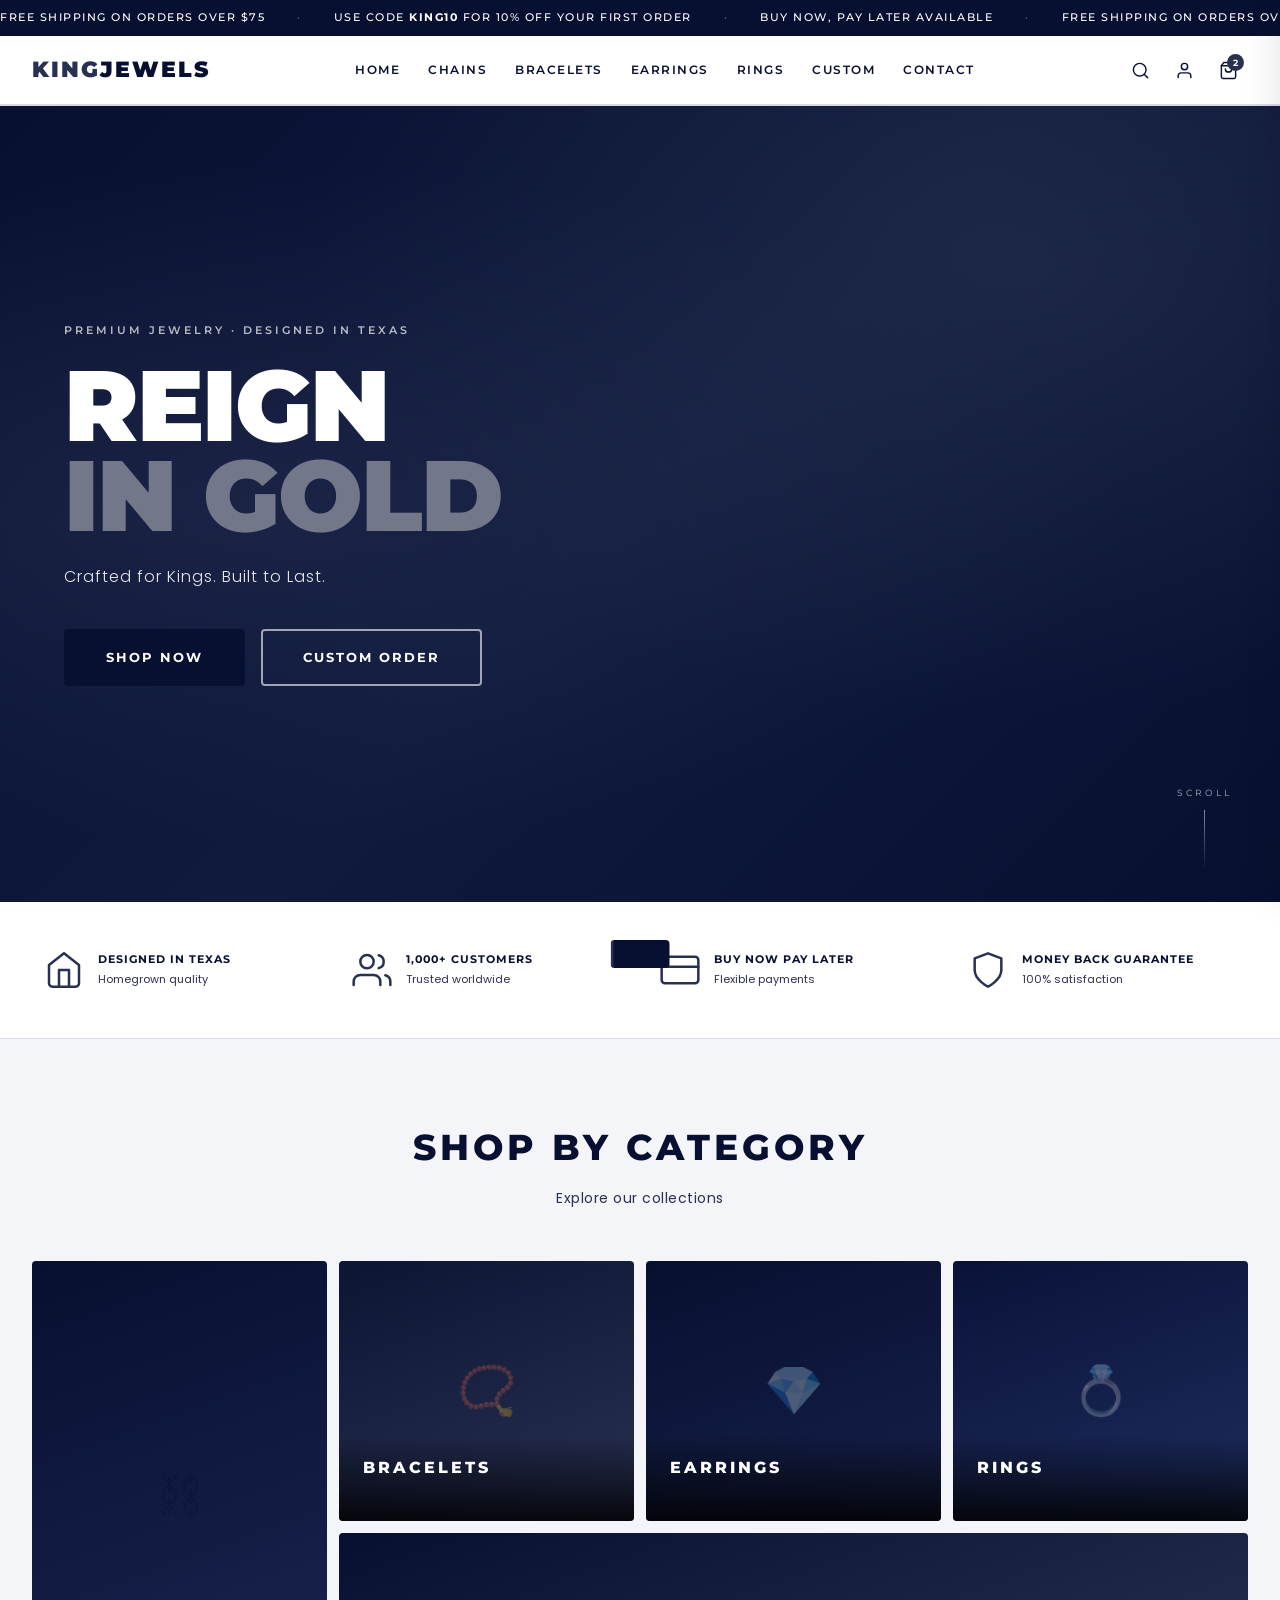
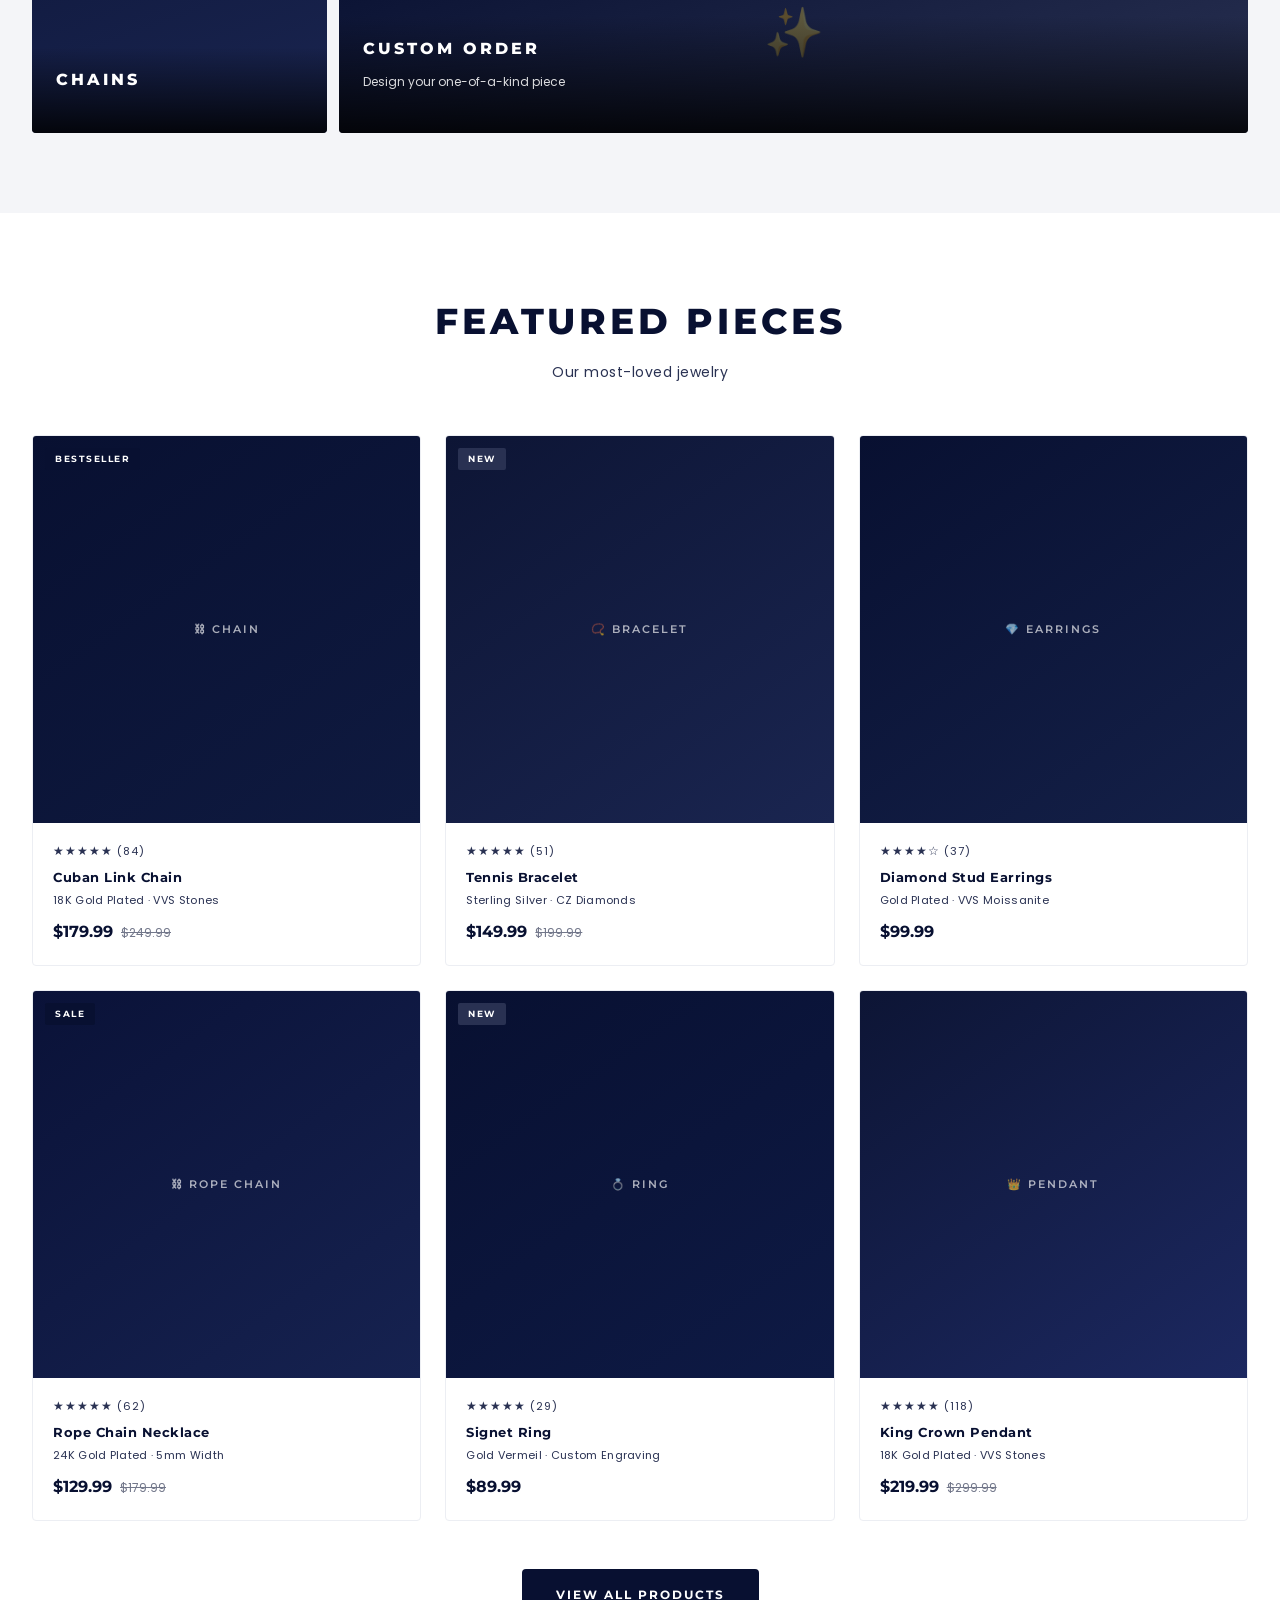
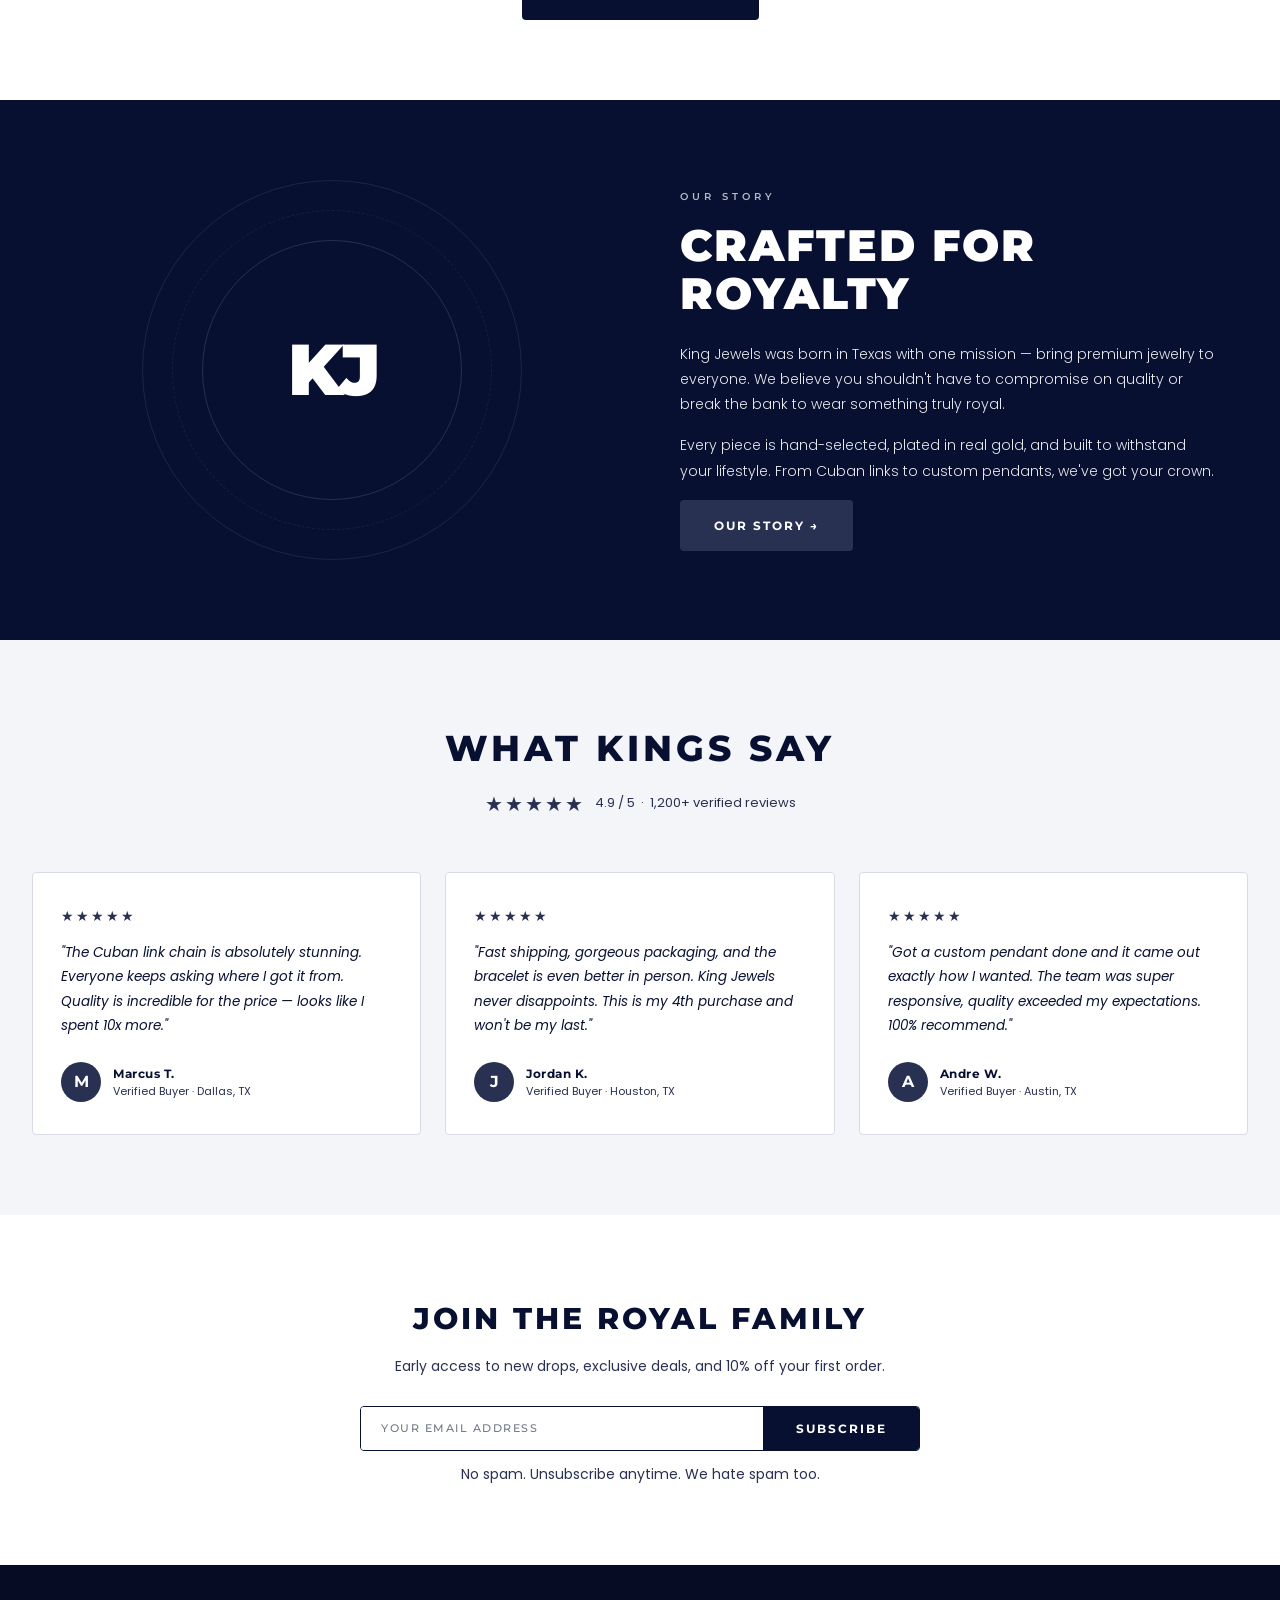
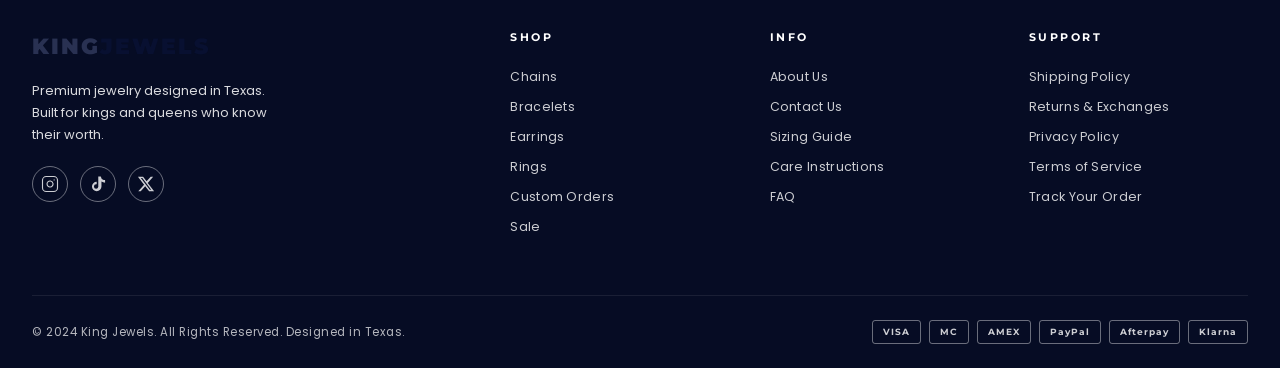
<file: index.html>
<!DOCTYPE html>
<html lang="en">
<head>
  <meta charset="UTF-8" />
  <meta name="viewport" content="width=device-width, initial-scale=1.0" />
  <title>KING JEWELS | Premium Jewelry — Designed in Texas</title>
  <meta name="description" content="Premium gold and diamond jewelry crafted for kings and queens. Shop chains, bracelets, earrings, rings and custom pieces." />
  <link rel="preconnect" href="https://fonts.googleapis.com" />
  <link rel="preconnect" href="https://fonts.gstatic.com" crossorigin />
  <link href="https://fonts.googleapis.com/css2?family=Montserrat:wght@300;400;500;600;700;800;900&family=Poppins:wght@300;400;500;600&display=swap" rel="stylesheet" />
  <link rel="stylesheet" href="styles.css" />
  <!-- Shopify Buy Button SDK -->
  <script type="text/javascript" src="https://sdks.shopifycdn.com/buy-button/latest/buy-button-storefront.min.js" onload="if(window.KJ_SHOPIFY)KJ_SHOPIFY.init()"></script>
</head>
<body>

  <!-- ─── PAGE LOADER ─── -->
  <div class="page-loader" id="pageLoader">
    <div class="loader-inner">
      <svg class="loader-ring" viewBox="0 0 50 50">
        <circle cx="25" cy="25" r="20" fill="none" stroke="#72778A" stroke-width="2"
          stroke-dasharray="1,200" stroke-dashoffset="0" stroke-linecap="round" />
      </svg>
      <span class="loader-brand">KJ</span>
    </div>
  </div>

  <!-- ─── ANNOUNCEMENT BAR ─── -->
  <div class="announcement-bar">
    <div class="announcement-track">
      <span>FREE SHIPPING ON ORDERS OVER $75</span>
      <span class="ann-sep">·</span>
      <span>USE CODE <strong>KING10</strong> FOR 10% OFF YOUR FIRST ORDER</span>
      <span class="ann-sep">·</span>
      <span>BUY NOW, PAY LATER AVAILABLE</span>
      <span class="ann-sep">·</span>
      <span>FREE SHIPPING ON ORDERS OVER $75</span>
      <span class="ann-sep">·</span>
      <span>USE CODE <strong>KING10</strong> FOR 10% OFF YOUR FIRST ORDER</span>
      <span class="ann-sep">·</span>
      <span>BUY NOW, PAY LATER AVAILABLE</span>
    </div>
  </div>

  <!-- ─── HEADER ─── -->
  <header class="header" id="header">
    <div class="header-inner">

      <button class="hamburger" id="hamburgerBtn" aria-label="Open menu">
        <span></span><span></span><span></span>
      </button>

      <a href="#" class="logo">
        <span class="logo-king">KING</span><span class="logo-jewels">JEWELS</span>
      </a>

      <nav class="nav" id="desktopNav">
        <a href="index.html" class="nav-link active">HOME</a>
        <a href="chains.html" class="nav-link">CHAINS</a>
        <a href="bracelets.html" class="nav-link">BRACELETS</a>
        <a href="earrings.html" class="nav-link">EARRINGS</a>
        <a href="rings.html" class="nav-link">RINGS</a>
        <a href="custom.html" class="nav-link">CUSTOM</a>
        <a href="contact.html" class="nav-link">CONTACT</a>
      </nav>

      <div class="header-actions">
        <button class="icon-btn" id="searchBtn" aria-label="Search">
          <svg width="19" height="19" viewBox="0 0 24 24" fill="none" stroke="currentColor" stroke-width="1.8" stroke-linecap="round" stroke-linejoin="round">
            <circle cx="11" cy="11" r="8"/><line x1="21" y1="21" x2="16.65" y2="16.65"/>
          </svg>
        </button>
        <button class="icon-btn" aria-label="Account">
          <svg width="19" height="19" viewBox="0 0 24 24" fill="none" stroke="currentColor" stroke-width="1.8" stroke-linecap="round" stroke-linejoin="round">
            <path d="M20 21v-2a4 4 0 0 0-4-4H8a4 4 0 0 0-4 4v2"/><circle cx="12" cy="7" r="4"/>
          </svg>
        </button>
        <button class="icon-btn cart-btn" id="cartBtn" aria-label="Cart">
          <svg width="19" height="19" viewBox="0 0 24 24" fill="none" stroke="currentColor" stroke-width="1.8" stroke-linecap="round" stroke-linejoin="round">
            <path d="M6 2L3 6v14a2 2 0 0 0 2 2h14a2 2 0 0 0 2-2V6l-3-4z"/><line x1="3" y1="6" x2="21" y2="6"/><path d="M16 10a4 4 0 0 1-8 0"/>
          </svg>
          <span class="cart-count" id="cartCount">2</span>
        </button>
      </div>
    </div>

    <!-- Search Bar -->
    <div class="search-bar" id="searchBar">
      <div class="search-inner">
        <svg width="18" height="18" viewBox="0 0 24 24" fill="none" stroke="#888" stroke-width="1.8" stroke-linecap="round" stroke-linejoin="round">
          <circle cx="11" cy="11" r="8"/><line x1="21" y1="21" x2="16.65" y2="16.65"/>
        </svg>
        <input type="text" placeholder="Search for chains, bracelets, rings..." class="search-input" id="searchInput" />
        <button class="search-close" id="searchClose" aria-label="Close search">
          <svg width="18" height="18" viewBox="0 0 24 24" fill="none" stroke="currentColor" stroke-width="1.8" stroke-linecap="round" stroke-linejoin="round">
            <line x1="18" y1="6" x2="6" y2="18"/><line x1="6" y1="6" x2="18" y2="18"/>
          </svg>
        </button>
      </div>
    </div>
  </header>

  <!-- ─── MOBILE MENU ─── -->
  <div class="mobile-overlay" id="mobileOverlay"></div>
  <div class="mobile-menu" id="mobileMenu">
    <div class="mobile-menu-head">
      <a href="index.html" class="logo">
        <span class="logo-king">KING</span><span class="logo-jewels">JEWELS</span>
      </a>
      <button class="close-btn" id="closeMobileMenu" aria-label="Close menu">
        <svg width="22" height="22" viewBox="0 0 24 24" fill="none" stroke="currentColor" stroke-width="1.8" stroke-linecap="round" stroke-linejoin="round">
          <line x1="18" y1="6" x2="6" y2="18"/><line x1="6" y1="6" x2="18" y2="18"/>
        </svg>
      </button>
    </div>
    <nav class="mobile-nav">
      <a href="index.html" class="mobile-nav-link">HOME</a>
      <a href="chains.html" class="mobile-nav-link">CHAINS</a>
      <a href="bracelets.html" class="mobile-nav-link">BRACELETS</a>
      <a href="earrings.html" class="mobile-nav-link">EARRINGS</a>
      <a href="rings.html" class="mobile-nav-link">RINGS</a>
      <a href="custom.html" class="mobile-nav-link">CUSTOM</a>
      <a href="contact.html" class="mobile-nav-link">CONTACT</a>
    </nav>
    <div class="mobile-menu-footer">
      <p>Free shipping over $75 · 1000+ happy customers</p>
    </div>
  </div>

  <!-- ─── CART DRAWER ─── -->
  <div class="cart-overlay" id="cartOverlay"></div>
  <div class="cart-drawer" id="cartDrawer">
    <div class="cart-header">
      <h3>YOUR CART <span id="cartHeaderCount">(2)</span></h3>
      <button class="close-btn" id="closeCartBtn" aria-label="Close cart">
        <svg width="22" height="22" viewBox="0 0 24 24" fill="none" stroke="currentColor" stroke-width="1.8" stroke-linecap="round" stroke-linejoin="round">
          <line x1="18" y1="6" x2="6" y2="18"/><line x1="6" y1="6" x2="18" y2="18"/>
        </svg>
      </button>
    </div>
    <div class="cart-body" id="cartBody">
      <!-- Cart item example (JS will manage this) -->
      <div class="cart-item">
        <div class="cart-item-img">
          <div class="cart-img-placeholder">⛓</div>
        </div>
        <div class="cart-item-info">
          <p class="cart-item-name">Cuban Link Chain</p>
          <p class="cart-item-variant">18K Gold · 20"</p>
          <div class="cart-item-price-row">
            <span class="cart-item-price">$179.99</span>
            <div class="cart-qty">
              <button class="qty-btn">−</button>
              <span>1</span>
              <button class="qty-btn">+</button>
            </div>
          </div>
        </div>
        <button class="cart-remove" aria-label="Remove">
          <svg width="14" height="14" viewBox="0 0 24 24" fill="none" stroke="currentColor" stroke-width="1.8" stroke-linecap="round" stroke-linejoin="round">
            <line x1="18" y1="6" x2="6" y2="18"/><line x1="6" y1="6" x2="18" y2="18"/>
          </svg>
        </button>
      </div>
      <div class="cart-item">
        <div class="cart-item-img">
          <div class="cart-img-placeholder">💎</div>
        </div>
        <div class="cart-item-info">
          <p class="cart-item-name">Diamond Stud Earrings</p>
          <p class="cart-item-variant">Gold Plated · VVS</p>
          <div class="cart-item-price-row">
            <span class="cart-item-price">$99.99</span>
            <div class="cart-qty">
              <button class="qty-btn">−</button>
              <span>1</span>
              <button class="qty-btn">+</button>
            </div>
          </div>
        </div>
        <button class="cart-remove" aria-label="Remove">
          <svg width="14" height="14" viewBox="0 0 24 24" fill="none" stroke="currentColor" stroke-width="1.8" stroke-linecap="round" stroke-linejoin="round">
            <line x1="18" y1="6" x2="6" y2="18"/><line x1="6" y1="6" x2="18" y2="18"/>
          </svg>
        </button>
      </div>
    </div>
    <div class="cart-footer">
      <div class="cart-subtotal">
        <span>SUBTOTAL</span>
        <span class="cart-total-price">$279.98</span>
      </div>
      <p class="cart-shipping-note">Shipping &amp; taxes calculated at checkout</p>
      <a href="#" class="btn-primary btn-full">CHECKOUT</a>
      <button class="btn-outline btn-full" onclick="closeCart()">CONTINUE SHOPPING</button>
    </div>
  </div>

  <!-- ─── MAIN CONTENT ─── -->
  <main>

    <!-- HERO -->
    <section class="hero">
      <div class="hero-bg">
        <div class="hero-gradient"></div>
        <div class="hero-particles" id="particles"></div>
      </div>
      <div class="hero-content">
        <p class="hero-eyebrow">PREMIUM JEWELRY · DESIGNED IN TEXAS</p>
        <h1 class="hero-title">
          <span class="title-line">REIGN</span>
          <span class="title-line title-gold">IN GOLD</span>
        </h1>
        <p class="hero-subtitle">Crafted for Kings. Built to Last.</p>
        <div class="hero-actions">
          <a href="#products" class="btn-primary btn-lg">SHOP NOW</a>
          <a href="#" class="btn-outline-hero btn-lg">CUSTOM ORDER</a>
        </div>
      </div>
      <div class="hero-scroll-indicator">
        <span>SCROLL</span>
        <div class="scroll-line"></div>
      </div>
    </section>

    <!-- TRUST BADGES -->
    <section class="trust-section">
      <div class="container">
        <div class="trust-grid">
          <div class="trust-item">
            <div class="trust-icon">
              <svg viewBox="0 0 24 24" fill="none" stroke="currentColor" stroke-width="1.5" stroke-linecap="round" stroke-linejoin="round">
                <path d="M3 9l9-7 9 7v11a2 2 0 0 1-2 2H5a2 2 0 0 1-2-2z"/>
                <polyline points="9 22 9 12 15 12 15 22"/>
              </svg>
            </div>
            <div class="trust-text">
              <strong>DESIGNED IN TEXAS</strong>
              <span>Homegrown quality</span>
            </div>
          </div>
          <div class="trust-item">
            <div class="trust-icon">
              <svg viewBox="0 0 24 24" fill="none" stroke="currentColor" stroke-width="1.5" stroke-linecap="round" stroke-linejoin="round">
                <path d="M17 21v-2a4 4 0 0 0-4-4H5a4 4 0 0 0-4 4v2"/><circle cx="9" cy="7" r="4"/>
                <path d="M23 21v-2a4 4 0 0 0-3-3.87"/><path d="M16 3.13a4 4 0 0 1 0 7.75"/>
              </svg>
            </div>
            <div class="trust-text">
              <strong>1,000+ CUSTOMERS</strong>
              <span>Trusted worldwide</span>
            </div>
          </div>
          <div class="trust-item">
            <div class="trust-icon">
              <svg viewBox="0 0 24 24" fill="none" stroke="currentColor" stroke-width="1.5" stroke-linecap="round" stroke-linejoin="round">
                <rect x="1" y="4" width="22" height="16" rx="2" ry="2"/><line x1="1" y1="10" x2="23" y2="10"/>
              </svg>
            </div>
            <div class="trust-text">
              <strong>BUY NOW PAY LATER</strong>
              <span>Flexible payments</span>
            </div>
          </div>
          <div class="trust-item">
            <div class="trust-icon">
              <svg viewBox="0 0 24 24" fill="none" stroke="currentColor" stroke-width="1.5" stroke-linecap="round" stroke-linejoin="round">
                <path d="M12 22s8-4 8-10V5l-8-3-8 3v7c0 6 8 10 8 10z"/>
              </svg>
            </div>
            <div class="trust-text">
              <strong>MONEY BACK GUARANTEE</strong>
              <span>100% satisfaction</span>
            </div>
          </div>
        </div>
      </div>
    </section>

    <!-- CATEGORIES -->
    <section class="categories-section">
      <div class="container">
        <div class="section-header">
          <h2 class="section-title">SHOP BY CATEGORY</h2>
          <p class="section-sub">Explore our collections</p>
        </div>
        <div class="categories-grid">
          <a href="#" class="category-card cat-tall">
            <div class="cat-bg" style="background:linear-gradient(160deg,#081031 0%,#1a2550 100%)">
              <div class="cat-icon">⛓</div>
            </div>
            <div class="cat-label">
              <h3>CHAINS</h3>
              <span>Shop Now →</span>
            </div>
          </a>
          <a href="#" class="category-card">
            <div class="cat-bg" style="background:linear-gradient(160deg,#0d1535 0%,#293152 100%)">
              <div class="cat-icon">📿</div>
            </div>
            <div class="cat-label">
              <h3>BRACELETS</h3>
              <span>Shop Now →</span>
            </div>
          </a>
          <a href="#" class="category-card">
            <div class="cat-bg" style="background:linear-gradient(160deg,#081031 0%,#162048 100%)">
              <div class="cat-icon">💎</div>
            </div>
            <div class="cat-label">
              <h3>EARRINGS</h3>
              <span>Shop Now →</span>
            </div>
          </a>
          <a href="#" class="category-card">
            <div class="cat-bg" style="background:linear-gradient(160deg,#0a1238 0%,#1e2d5e 100%)">
              <div class="cat-icon">💍</div>
            </div>
            <div class="cat-label">
              <h3>RINGS</h3>
              <span>Shop Now →</span>
            </div>
          </a>
          <a href="#" class="category-card cat-wide">
            <div class="cat-bg" style="background:linear-gradient(160deg,#081031 0%,#293152 100%)">
              <div class="cat-icon">✨</div>
            </div>
            <div class="cat-label cat-label-wide">
              <h3>CUSTOM ORDER</h3>
              <p>Design your one-of-a-kind piece</p>
              <span>Get Started →</span>
            </div>
          </a>
        </div>
      </div>
    </section>

    <!-- FEATURED PRODUCTS -->
    <section class="products-section" id="products">
      <div class="container">
        <div class="section-header">
          <h2 class="section-title">FEATURED PIECES</h2>
          <p class="section-sub">Our most-loved jewelry</p>
        </div>
        <div class="products-grid">

          <div class="product-card" data-name="Cuban Link Chain" data-price="179.99">
            <div class="product-img-wrap">
              <div class="product-img pimg-1">
                <div class="pimg-label">⛓ CHAIN</div>
              </div>
              <div class="product-badge">BESTSELLER</div>
              <div class="kj-buy-btn" data-shopify-product="featured-cuban-chain"></div>
            </div>
            <div class="product-info">
              <div class="product-stars">★★★★★ <span class="review-count">(84)</span></div>
              <h3 class="product-name">Cuban Link Chain</h3>
              <p class="product-material">18K Gold Plated · VVS Stones</p>
              <div class="product-price">
                <span class="price-sale">$179.99</span>
                <span class="price-orig">$249.99</span>
              </div>
            </div>
          </div>

          <div class="product-card" data-name="Tennis Bracelet" data-price="149.99">
            <div class="product-img-wrap">
              <div class="product-img pimg-2">
                <div class="pimg-label">📿 BRACELET</div>
              </div>
              <div class="product-badge new-badge">NEW</div>
              <div class="kj-buy-btn" data-shopify-product="featured-bracelet"></div>
            </div>
            <div class="product-info">
              <div class="product-stars">★★★★★ <span class="review-count">(51)</span></div>
              <h3 class="product-name">Tennis Bracelet</h3>
              <p class="product-material">Sterling Silver · CZ Diamonds</p>
              <div class="product-price">
                <span class="price-sale">$149.99</span>
                <span class="price-orig">$199.99</span>
              </div>
            </div>
          </div>

          <div class="product-card" data-name="Diamond Stud Earrings" data-price="99.99">
            <div class="product-img-wrap">
              <div class="product-img pimg-3">
                <div class="pimg-label">💎 EARRINGS</div>
              </div>
              <div class="kj-buy-btn" data-shopify-product="featured-earrings"></div>
            </div>
            <div class="product-info">
              <div class="product-stars">★★★★☆ <span class="review-count">(37)</span></div>
              <h3 class="product-name">Diamond Stud Earrings</h3>
              <p class="product-material">Gold Plated · VVS Moissanite</p>
              <div class="product-price">
                <span class="price-current">$99.99</span>
              </div>
            </div>
          </div>

          <div class="product-card" data-name="Rope Chain Necklace" data-price="129.99">
            <div class="product-img-wrap">
              <div class="product-img pimg-4">
                <div class="pimg-label">⛓ ROPE CHAIN</div>
              </div>
              <div class="product-badge">SALE</div>
              <div class="kj-buy-btn" data-shopify-product="featured-rope-chain"></div>
            </div>
            <div class="product-info">
              <div class="product-stars">★★★★★ <span class="review-count">(62)</span></div>
              <h3 class="product-name">Rope Chain Necklace</h3>
              <p class="product-material">24K Gold Plated · 5mm Width</p>
              <div class="product-price">
                <span class="price-sale">$129.99</span>
                <span class="price-orig">$179.99</span>
              </div>
            </div>
          </div>

          <div class="product-card" data-name="Signet Ring" data-price="89.99">
            <div class="product-img-wrap">
              <div class="product-img pimg-5">
                <div class="pimg-label">💍 RING</div>
              </div>
              <div class="product-badge new-badge">NEW</div>
              <div class="kj-buy-btn" data-shopify-product="featured-signet-ring"></div>
            </div>
            <div class="product-info">
              <div class="product-stars">★★★★★ <span class="review-count">(29)</span></div>
              <h3 class="product-name">Signet Ring</h3>
              <p class="product-material">Gold Vermeil · Custom Engraving</p>
              <div class="product-price">
                <span class="price-current">$89.99</span>
              </div>
            </div>
          </div>

          <div class="product-card" data-name="King Pendant" data-price="219.99">
            <div class="product-img-wrap">
              <div class="product-img pimg-6">
                <div class="pimg-label">👑 PENDANT</div>
              </div>
              <div class="kj-buy-btn" data-shopify-product="featured-pendant"></div>
            </div>
            <div class="product-info">
              <div class="product-stars">★★★★★ <span class="review-count">(118)</span></div>
              <h3 class="product-name">King Crown Pendant</h3>
              <p class="product-material">18K Gold Plated · VVS Stones</p>
              <div class="product-price">
                <span class="price-sale">$219.99</span>
                <span class="price-orig">$299.99</span>
              </div>
            </div>
          </div>

        </div>
        <div class="section-cta">
          <a href="#" class="btn-primary">VIEW ALL PRODUCTS</a>
        </div>
      </div>
    </section>

    <!-- BRAND STORY -->
    <section class="brand-section">
      <div class="container">
        <div class="brand-inner">
          <div class="brand-visual">
            <div class="brand-rings">
              <div class="brand-ring br-1"></div>
              <div class="brand-ring br-2"></div>
              <div class="brand-ring br-3"></div>
            </div>
            <div class="brand-monogram">KJ</div>
          </div>
          <div class="brand-text">
            <span class="brand-eyebrow">OUR STORY</span>
            <h2 class="brand-title">CRAFTED FOR<br />ROYALTY</h2>
            <p>King Jewels was born in Texas with one mission — bring premium jewelry to everyone. We believe you shouldn't have to compromise on quality or break the bank to wear something truly royal.</p>
            <p>Every piece is hand-selected, plated in real gold, and built to withstand your lifestyle. From Cuban links to custom pendants, we've got your crown.</p>
            <a href="#" class="btn-gold">OUR STORY →</a>
          </div>
        </div>
      </div>
    </section>

    <!-- REVIEWS -->
    <section class="reviews-section">
      <div class="container">
        <div class="section-header">
          <h2 class="section-title">WHAT KINGS SAY</h2>
          <div class="aggregate-rating">
            <span class="stars-gold">★★★★★</span>
            <span class="rating-text">4.9 / 5 &nbsp;·&nbsp; 1,200+ verified reviews</span>
          </div>
        </div>
        <div class="reviews-grid">
          <div class="review-card">
            <div class="review-stars">★★★★★</div>
            <p class="review-body">"The Cuban link chain is absolutely stunning. Everyone keeps asking where I got it from. Quality is incredible for the price — looks like I spent 10x more."</p>
            <div class="reviewer">
              <div class="reviewer-avatar">M</div>
              <div class="reviewer-info">
                <strong>Marcus T.</strong>
                <span>Verified Buyer · Dallas, TX</span>
              </div>
            </div>
          </div>
          <div class="review-card">
            <div class="review-stars">★★★★★</div>
            <p class="review-body">"Fast shipping, gorgeous packaging, and the bracelet is even better in person. King Jewels never disappoints. This is my 4th purchase and won't be my last."</p>
            <div class="reviewer">
              <div class="reviewer-avatar">J</div>
              <div class="reviewer-info">
                <strong>Jordan K.</strong>
                <span>Verified Buyer · Houston, TX</span>
              </div>
            </div>
          </div>
          <div class="review-card">
            <div class="review-stars">★★★★★</div>
            <p class="review-body">"Got a custom pendant done and it came out exactly how I wanted. The team was super responsive, quality exceeded my expectations. 100% recommend."</p>
            <div class="reviewer">
              <div class="reviewer-avatar">A</div>
              <div class="reviewer-info">
                <strong>Andre W.</strong>
                <span>Verified Buyer · Austin, TX</span>
              </div>
            </div>
          </div>
        </div>
      </div>
    </section>

    <!-- NEWSLETTER -->
    <section class="newsletter-section">
      <div class="container">
        <div class="newsletter-inner">
          <h2>JOIN THE ROYAL FAMILY</h2>
          <p>Early access to new drops, exclusive deals, and 10% off your first order.</p>
          <form class="newsletter-form" onsubmit="handleNewsletter(event)">
            <input type="email" placeholder="YOUR EMAIL ADDRESS" class="newsletter-input" required />
            <button type="submit" class="btn-primary">SUBSCRIBE</button>
          </form>
          <p class="newsletter-fine">No spam. Unsubscribe anytime. We hate spam too.</p>
        </div>
      </div>
    </section>

  </main>

  <!-- ─── FOOTER ─── -->
  <footer class="footer">
    <div class="container">
      <div class="footer-grid">

        <div class="footer-brand">
          <a href="#" class="logo">
            <span class="logo-king">KING</span><span class="logo-jewels">JEWELS</span>
          </a>
          <p>Premium jewelry designed in Texas. Built for kings and queens who know their worth.</p>
          <div class="social-links">
            <a href="#" class="social-link" aria-label="Instagram">
              <svg width="18" height="18" viewBox="0 0 24 24" fill="none" stroke="currentColor" stroke-width="1.5" stroke-linecap="round" stroke-linejoin="round">
                <rect x="2" y="2" width="20" height="20" rx="5" ry="5"/>
                <path d="M16 11.37A4 4 0 1 1 12.63 8 4 4 0 0 1 16 11.37z"/><line x1="17.5" y1="6.5" x2="17.51" y2="6.5"/>
              </svg>
            </a>
            <a href="#" class="social-link" aria-label="TikTok">
              <svg width="18" height="18" viewBox="0 0 24 24" fill="currentColor">
                <path d="M19.59 6.69a4.83 4.83 0 0 1-3.77-4.25V2h-3.45v13.67a2.89 2.89 0 0 1-2.88 2.5 2.89 2.89 0 0 1-2.89-2.89 2.89 2.89 0 0 1 2.89-2.89c.28 0 .54.04.79.1V9.01a6.34 6.34 0 0 0-6.34 6.34 6.34 6.34 0 0 0 6.34 6.34 6.34 6.34 0 0 0 6.33-6.34V8.69a8.29 8.29 0 0 0 4.83 1.54V6.69z"/>
              </svg>
            </a>
            <a href="#" class="social-link" aria-label="Twitter/X">
              <svg width="18" height="18" viewBox="0 0 24 24" fill="currentColor">
                <path d="M18.244 2.25h3.308l-7.227 8.26 8.502 11.24H16.17l-5.214-6.817L4.99 21.75H1.68l7.73-8.835L1.254 2.25H8.08l4.713 6.231zm-1.161 17.52h1.833L7.084 4.126H5.117z"/>
              </svg>
            </a>
          </div>
        </div>

        <div class="footer-col">
          <h4>SHOP</h4>
          <a href="#">Chains</a>
          <a href="#">Bracelets</a>
          <a href="#">Earrings</a>
          <a href="#">Rings</a>
          <a href="#">Custom Orders</a>
          <a href="#">Sale</a>
        </div>

        <div class="footer-col">
          <h4>INFO</h4>
          <a href="#">About Us</a>
          <a href="#">Contact Us</a>
          <a href="#">Sizing Guide</a>
          <a href="#">Care Instructions</a>
          <a href="#">FAQ</a>
        </div>

        <div class="footer-col">
          <h4>SUPPORT</h4>
          <a href="#">Shipping Policy</a>
          <a href="#">Returns &amp; Exchanges</a>
          <a href="#">Privacy Policy</a>
          <a href="#">Terms of Service</a>
          <a href="#">Track Your Order</a>
        </div>

      </div>

      <div class="footer-bottom">
        <p>© 2024 King Jewels. All Rights Reserved. Designed in Texas.</p>
        <div class="payment-methods">
          <span class="pay-badge">VISA</span>
          <span class="pay-badge">MC</span>
          <span class="pay-badge">AMEX</span>
          <span class="pay-badge">PayPal</span>
          <span class="pay-badge">Afterpay</span>
          <span class="pay-badge">Klarna</span>
        </div>
      </div>
    </div>
  </footer>

  <!-- Toast notification -->
  <div class="toast" id="toast"></div>

  <script src="script.js"></script>
  <!-- Shopify Buy Button Integration -->
  <script src="shopify.js"></script>
</body>
</html>
</file>
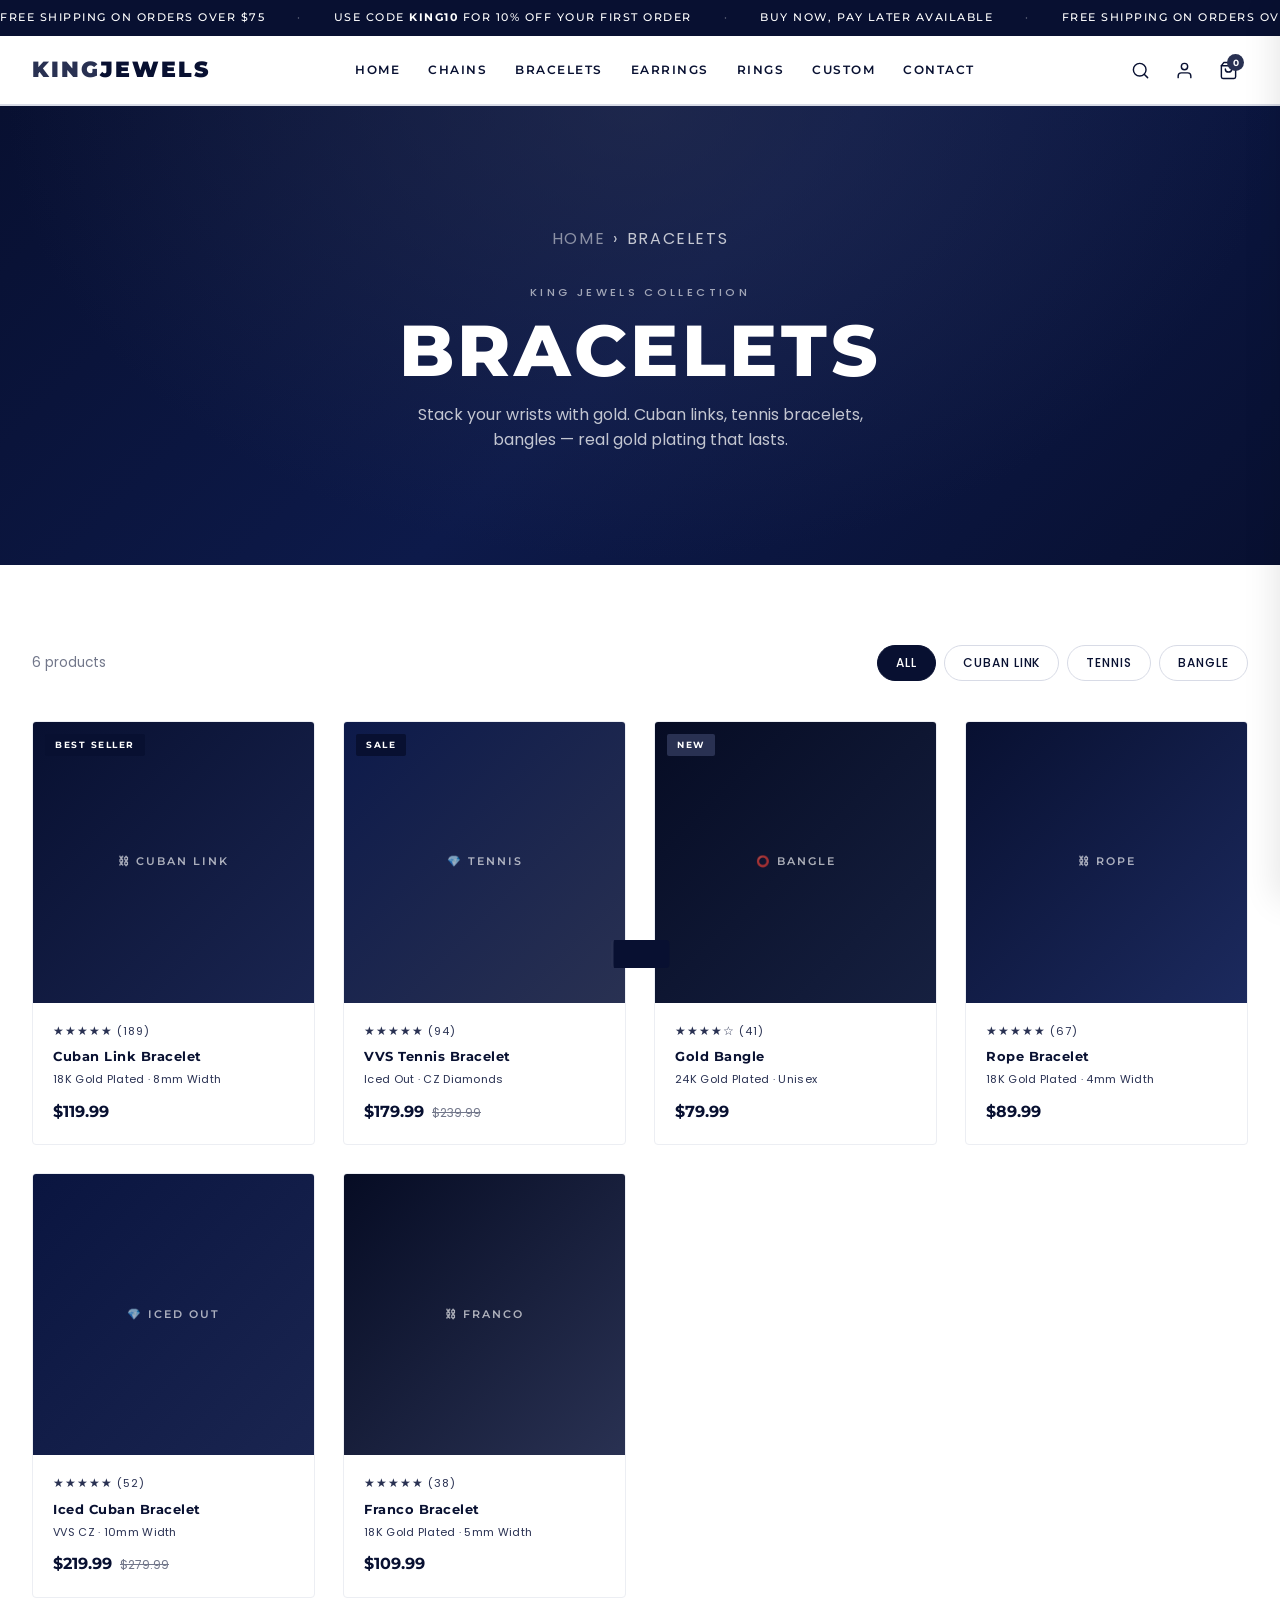
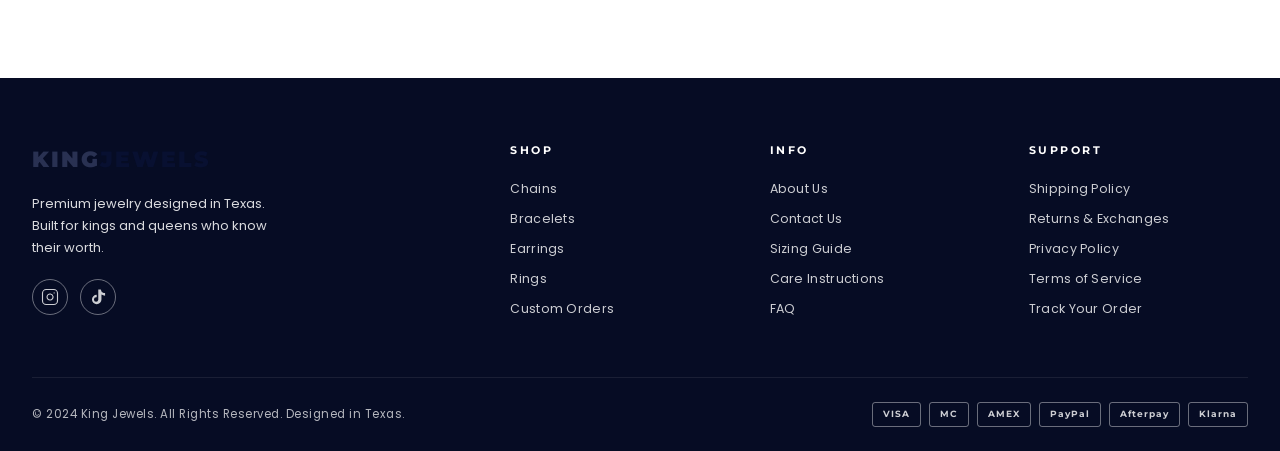
<file: bracelets.html>
<!DOCTYPE html>
<html lang="en">
<head>
  <meta charset="UTF-8" />
  <meta name="viewport" content="width=device-width, initial-scale=1.0" />
  <title>Bracelets | KING JEWELS</title>
  <meta name="description" content="Shop premium gold bracelets — Cuban link bracelets, tennis bracelets, bangles, and more. Free shipping over $75." />
  <link rel="preconnect" href="https://fonts.googleapis.com" />
  <link rel="preconnect" href="https://fonts.gstatic.com" crossorigin />
  <link href="https://fonts.googleapis.com/css2?family=Montserrat:wght@300;400;500;600;700;800;900&family=Poppins:wght@300;400;500;600&display=swap" rel="stylesheet" />
  <link rel="stylesheet" href="styles.css" />
  <style>
    .cat-hero {
      background: linear-gradient(135deg, #081031 0%, #0d1a4a 50%, #081031 100%);
      padding: 120px 0 80px;
      text-align: center;
      position: relative;
      overflow: hidden;
    }
    .cat-hero::before {
      content: '';
      position: absolute;
      inset: 0;
      background: radial-gradient(ellipse at 50% 0%, rgba(41,49,82,0.6) 0%, transparent 70%);
    }
    .cat-hero-eyebrow { font-family:'Poppins',sans-serif; font-size:0.7rem; font-weight:500; letter-spacing:0.3em; color:rgba(255,255,255,0.6); text-transform:uppercase; margin-bottom:12px; position:relative; }
    .cat-hero h1 { font-family:'Montserrat',sans-serif; font-size:clamp(2.5rem,6vw,4.5rem); font-weight:800; color:#ffffff; letter-spacing:0.05em; line-height:1; position:relative; margin-bottom:16px; }
    .cat-hero p { font-family:'Poppins',sans-serif; font-size:1rem; color:rgba(255,255,255,0.75); max-width:500px; margin:0 auto 32px; position:relative; }
    .cat-breadcrumb { font-family:'Poppins',sans-serif; font-size:0.75rem; color:rgba(255,255,255,0.5); letter-spacing:0.1em; position:relative; }
    .cat-breadcrumb a { color:rgba(255,255,255,0.5); text-decoration:none; }
    .cat-breadcrumb a:hover { color:#fff; }
    .cat-breadcrumb span { margin:0 8px; }
    .cat-products-section { padding:80px 0; background:#ffffff; }
    .cat-filters { display:flex; align-items:center; justify-content:space-between; margin-bottom:40px; flex-wrap:wrap; gap:16px; }
    .cat-count { font-family:'Poppins',sans-serif; font-size:0.85rem; color:#72778A; }
    .filter-tabs { display:flex; gap:8px; flex-wrap:wrap; }
    .filter-tab { font-family:'Poppins',sans-serif; font-size:0.75rem; font-weight:500; letter-spacing:0.08em; padding:8px 18px; border:1.5px solid #d8dbe6; border-radius:100px; background:transparent; color:#081031; cursor:pointer; transition:all 0.2s ease; }
    .filter-tab:hover, .filter-tab.active { background:#081031; border-color:#081031; color:#ffffff; }
    .products-grid-4 { display:grid; grid-template-columns:repeat(4,1fr); gap:28px; }
    @media (max-width:1100px) { .products-grid-4 { grid-template-columns:repeat(3,1fr); } }
    @media (max-width:768px)  { .products-grid-4 { grid-template-columns:repeat(2,1fr); gap:16px; } }
    @media (max-width:480px)  { .products-grid-4 { grid-template-columns:1fr; } }
    .pimg-b1 { background:linear-gradient(135deg,#081031 0%,#1a2550 100%); }
    .pimg-b2 { background:linear-gradient(135deg,#0d1a4a 0%,#293152 100%); }
    .pimg-b3 { background:linear-gradient(135deg,#060c24 0%,#162040 100%); }
    .pimg-b4 { background:linear-gradient(135deg,#081031 0%,#1c2a5e 100%); }
    .pimg-b5 { background:linear-gradient(135deg,#0a1540 0%,#1a2550 100%); }
    .pimg-b6 { background:linear-gradient(135deg,#060c24 0%,#293152 100%); }
  </style>
  <!-- Shopify Buy Button SDK -->
  <script type="text/javascript" src="https://sdks.shopifycdn.com/buy-button/latest/buy-button-storefront.min.js" onload="if(window.KJ_SHOPIFY)KJ_SHOPIFY.init()"></script>
</head>
<body>

  <div class="page-loader" id="pageLoader">
    <div class="loader-inner">
      <svg class="loader-ring" viewBox="0 0 50 50">
        <circle cx="25" cy="25" r="20" fill="none" stroke="#72778A" stroke-width="2" stroke-dasharray="1,200" stroke-dashoffset="0" stroke-linecap="round" />
      </svg>
      <span class="loader-brand">KJ</span>
    </div>
  </div>

  <div class="announcement-bar">
    <div class="announcement-track">
      <span>FREE SHIPPING ON ORDERS OVER $75</span>
      <span class="ann-sep">·</span>
      <span>USE CODE <strong>KING10</strong> FOR 10% OFF YOUR FIRST ORDER</span>
      <span class="ann-sep">·</span>
      <span>BUY NOW, PAY LATER AVAILABLE</span>
      <span class="ann-sep">·</span>
      <span>FREE SHIPPING ON ORDERS OVER $75</span>
      <span class="ann-sep">·</span>
      <span>USE CODE <strong>KING10</strong> FOR 10% OFF YOUR FIRST ORDER</span>
      <span class="ann-sep">·</span>
      <span>BUY NOW, PAY LATER AVAILABLE</span>
    </div>
  </div>

  <header class="header" id="header">
    <div class="header-inner">
      <button class="hamburger" id="hamburgerBtn" aria-label="Open menu"><span></span><span></span><span></span></button>
      <a href="index.html" class="logo"><span class="logo-king">KING</span><span class="logo-jewels">JEWELS</span></a>
      <nav class="nav" id="desktopNav">
        <a href="index.html" class="nav-link">HOME</a>
        <a href="chains.html" class="nav-link">CHAINS</a>
        <a href="bracelets.html" class="nav-link active">BRACELETS</a>
        <a href="earrings.html" class="nav-link">EARRINGS</a>
        <a href="rings.html" class="nav-link">RINGS</a>
        <a href="custom.html" class="nav-link">CUSTOM</a>
        <a href="contact.html" class="nav-link">CONTACT</a>
      </nav>
      <div class="header-actions">
        <button class="icon-btn" id="searchBtn" aria-label="Search">
          <svg width="19" height="19" viewBox="0 0 24 24" fill="none" stroke="currentColor" stroke-width="1.8" stroke-linecap="round" stroke-linejoin="round"><circle cx="11" cy="11" r="8"/><line x1="21" y1="21" x2="16.65" y2="16.65"/></svg>
        </button>
        <button class="icon-btn" aria-label="Account">
          <svg width="19" height="19" viewBox="0 0 24 24" fill="none" stroke="currentColor" stroke-width="1.8" stroke-linecap="round" stroke-linejoin="round"><path d="M20 21v-2a4 4 0 0 0-4-4H8a4 4 0 0 0-4 4v2"/><circle cx="12" cy="7" r="4"/></svg>
        </button>
        <button class="icon-btn cart-btn" id="cartBtn" aria-label="Cart">
          <svg width="19" height="19" viewBox="0 0 24 24" fill="none" stroke="currentColor" stroke-width="1.8" stroke-linecap="round" stroke-linejoin="round"><path d="M6 2L3 6v14a2 2 0 0 0 2 2h14a2 2 0 0 0 2-2V6l-3-4z"/><line x1="3" y1="6" x2="21" y2="6"/><path d="M16 10a4 4 0 0 1-8 0"/></svg>
          <span class="cart-count" id="cartCount">0</span>
        </button>
      </div>
    </div>
    <div class="search-bar" id="searchBar">
      <div class="search-inner">
        <svg width="18" height="18" viewBox="0 0 24 24" fill="none" stroke="#888" stroke-width="1.8" stroke-linecap="round" stroke-linejoin="round"><circle cx="11" cy="11" r="8"/><line x1="21" y1="21" x2="16.65" y2="16.65"/></svg>
        <input type="text" placeholder="Search for chains, bracelets, rings..." class="search-input" id="searchInput" />
        <button class="search-close" id="searchClose" aria-label="Close search">
          <svg width="18" height="18" viewBox="0 0 24 24" fill="none" stroke="currentColor" stroke-width="1.8" stroke-linecap="round" stroke-linejoin="round"><line x1="18" y1="6" x2="6" y2="18"/><line x1="6" y1="6" x2="18" y2="18"/></svg>
        </button>
      </div>
    </div>
  </header>

  <div class="mobile-overlay" id="mobileOverlay"></div>
  <div class="mobile-menu" id="mobileMenu">
    <div class="mobile-menu-head">
      <a href="index.html" class="logo"><span class="logo-king">KING</span><span class="logo-jewels">JEWELS</span></a>
      <button class="close-btn" id="closeMobileMenu" aria-label="Close menu">
        <svg width="22" height="22" viewBox="0 0 24 24" fill="none" stroke="currentColor" stroke-width="1.8" stroke-linecap="round" stroke-linejoin="round"><line x1="18" y1="6" x2="6" y2="18"/><line x1="6" y1="6" x2="18" y2="18"/></svg>
      </button>
    </div>
    <nav class="mobile-nav">
      <a href="index.html" class="mobile-nav-link">HOME</a>
      <a href="chains.html" class="mobile-nav-link">CHAINS</a>
      <a href="bracelets.html" class="mobile-nav-link">BRACELETS</a>
      <a href="earrings.html" class="mobile-nav-link">EARRINGS</a>
      <a href="rings.html" class="mobile-nav-link">RINGS</a>
      <a href="custom.html" class="mobile-nav-link">CUSTOM</a>
      <a href="contact.html" class="mobile-nav-link">CONTACT</a>
    </nav>
    <div class="mobile-menu-footer"><p>Free shipping over $75 · 1000+ happy customers</p></div>
  </div>

  <div class="cart-overlay" id="cartOverlay"></div>
  <div class="cart-drawer" id="cartDrawer">
    <div class="cart-header">
      <h3>YOUR CART</h3>
      <button class="cart-close" id="cartClose" aria-label="Close cart">
        <svg width="20" height="20" viewBox="0 0 24 24" fill="none" stroke="currentColor" stroke-width="1.8" stroke-linecap="round" stroke-linejoin="round"><line x1="18" y1="6" x2="6" y2="18"/><line x1="6" y1="6" x2="18" y2="18"/></svg>
      </button>
    </div>
    <div class="cart-body" id="cartBody">
      <div class="cart-empty"><p>Your cart is empty</p><a href="index.html" class="btn-primary" style="margin-top:16px;display:inline-block;">SHOP NOW</a></div>
    </div>
    <div class="cart-footer" id="cartFooter" style="display:none;">
      <div class="cart-total"><span>TOTAL</span><span id="cartTotal">$0.00</span></div>
      <button class="btn-primary" style="width:100%;">CHECKOUT</button>
    </div>
  </div>

  <main>
    <section class="cat-hero">
      <div class="container">
        <p class="cat-breadcrumb"><a href="index.html">HOME</a><span>›</span>BRACELETS</p>
        <div class="cat-hero-eyebrow">KING JEWELS COLLECTION</div>
        <h1>BRACELETS</h1>
        <p>Stack your wrists with gold. Cuban links, tennis bracelets, bangles — real gold plating that lasts.</p>
      </div>
    </section>

    <section class="cat-products-section">
      <div class="container">
        <div class="cat-filters">
          <span class="cat-count">6 products</span>
          <div class="filter-tabs">
            <button class="filter-tab active">ALL</button>
            <button class="filter-tab">CUBAN LINK</button>
            <button class="filter-tab">TENNIS</button>
            <button class="filter-tab">BANGLE</button>
          </div>
        </div>

        <div class="products-grid-4">

          <div class="product-card" data-name="Cuban Link Bracelet" data-price="119.99">
            <div class="product-img-wrap">
              <div class="product-img pimg-b1"><div class="pimg-label">⛓ CUBAN LINK</div></div>
              <div class="product-badge">BEST SELLER</div>
              <div class="kj-buy-btn" data-shopify-product="bracelet-cuban"></div>
            </div>
            <div class="product-info">
              <div class="product-stars">★★★★★ <span class="review-count">(189)</span></div>
              <h3 class="product-name">Cuban Link Bracelet</h3>
              <p class="product-material">18K Gold Plated · 8mm Width</p>
              <div class="product-price"><span class="price-current">$119.99</span></div>
            </div>
          </div>

          <div class="product-card" data-name="Tennis Bracelet" data-price="179.99">
            <div class="product-img-wrap">
              <div class="product-img pimg-b2"><div class="pimg-label">💎 TENNIS</div></div>
              <div class="product-badge">SALE</div>
              <div class="kj-buy-btn" data-shopify-product="bracelet-tennis"></div>
            </div>
            <div class="product-info">
              <div class="product-stars">★★★★★ <span class="review-count">(94)</span></div>
              <h3 class="product-name">VVS Tennis Bracelet</h3>
              <p class="product-material">Iced Out · CZ Diamonds</p>
              <div class="product-price"><span class="price-sale">$179.99</span><span class="price-orig">$239.99</span></div>
            </div>
          </div>

          <div class="product-card" data-name="Gold Bangle" data-price="79.99">
            <div class="product-img-wrap">
              <div class="product-img pimg-b3"><div class="pimg-label">⭕ BANGLE</div></div>
              <div class="product-badge new-badge">NEW</div>
              <div class="kj-buy-btn" data-shopify-product="bracelet-bangle"></div>
            </div>
            <div class="product-info">
              <div class="product-stars">★★★★☆ <span class="review-count">(41)</span></div>
              <h3 class="product-name">Gold Bangle</h3>
              <p class="product-material">24K Gold Plated · Unisex</p>
              <div class="product-price"><span class="price-current">$79.99</span></div>
            </div>
          </div>

          <div class="product-card" data-name="Rope Bracelet" data-price="89.99">
            <div class="product-img-wrap">
              <div class="product-img pimg-b4"><div class="pimg-label">⛓ ROPE</div></div>
              <div class="kj-buy-btn" data-shopify-product="bracelet-rope"></div>
            </div>
            <div class="product-info">
              <div class="product-stars">★★★★★ <span class="review-count">(67)</span></div>
              <h3 class="product-name">Rope Bracelet</h3>
              <p class="product-material">18K Gold Plated · 4mm Width</p>
              <div class="product-price"><span class="price-current">$89.99</span></div>
            </div>
          </div>

          <div class="product-card" data-name="Iced Bracelet" data-price="219.99">
            <div class="product-img-wrap">
              <div class="product-img pimg-b5"><div class="pimg-label">💎 ICED OUT</div></div>
              <div class="kj-buy-btn" data-shopify-product="bracelet-iced"></div>
            </div>
            <div class="product-info">
              <div class="product-stars">★★★★★ <span class="review-count">(52)</span></div>
              <h3 class="product-name">Iced Cuban Bracelet</h3>
              <p class="product-material">VVS CZ · 10mm Width</p>
              <div class="product-price"><span class="price-sale">$219.99</span><span class="price-orig">$279.99</span></div>
            </div>
          </div>

          <div class="product-card" data-name="Franco Bracelet" data-price="109.99">
            <div class="product-img-wrap">
              <div class="product-img pimg-b6"><div class="pimg-label">⛓ FRANCO</div></div>
              <div class="kj-buy-btn" data-shopify-product="bracelet-franco"></div>
            </div>
            <div class="product-info">
              <div class="product-stars">★★★★★ <span class="review-count">(38)</span></div>
              <h3 class="product-name">Franco Bracelet</h3>
              <p class="product-material">18K Gold Plated · 5mm Width</p>
              <div class="product-price"><span class="price-current">$109.99</span></div>
            </div>
          </div>

        </div>
      </div>
    </section>
  </main>

  <footer class="footer">
    <div class="container">
      <div class="footer-grid">
        <div class="footer-brand">
          <a href="index.html" class="logo"><span class="logo-king">KING</span><span class="logo-jewels">JEWELS</span></a>
          <p>Premium jewelry designed in Texas. Built for kings and queens who know their worth.</p>
          <div class="social-links">
            <a href="#" class="social-link" aria-label="Instagram"><svg width="18" height="18" viewBox="0 0 24 24" fill="none" stroke="currentColor" stroke-width="1.5" stroke-linecap="round" stroke-linejoin="round"><rect x="2" y="2" width="20" height="20" rx="5" ry="5"/><path d="M16 11.37A4 4 0 1 1 12.63 8 4 4 0 0 1 16 11.37z"/><line x1="17.5" y1="6.5" x2="17.51" y2="6.5"/></svg></a>
            <a href="#" class="social-link" aria-label="TikTok"><svg width="18" height="18" viewBox="0 0 24 24" fill="currentColor"><path d="M19.59 6.69a4.83 4.83 0 0 1-3.77-4.25V2h-3.45v13.67a2.89 2.89 0 0 1-2.88 2.5 2.89 2.89 0 0 1-2.89-2.89 2.89 2.89 0 0 1 2.89-2.89c.28 0 .54.04.79.1V9.01a6.34 6.34 0 0 0-6.34 6.34 6.34 6.34 0 0 0 6.34 6.34 6.34 6.34 0 0 0 6.33-6.34V8.69a8.29 8.29 0 0 0 4.83 1.54V6.69z"/></svg></a>
          </div>
        </div>
        <div class="footer-col">
          <h4>SHOP</h4>
          <a href="chains.html">Chains</a>
          <a href="bracelets.html">Bracelets</a>
          <a href="earrings.html">Earrings</a>
          <a href="rings.html">Rings</a>
          <a href="custom.html">Custom Orders</a>
        </div>
        <div class="footer-col">
          <h4>INFO</h4>
          <a href="contact.html">About Us</a>
          <a href="contact.html">Contact Us</a>
          <a href="#">Sizing Guide</a>
          <a href="#">Care Instructions</a>
          <a href="#">FAQ</a>
        </div>
        <div class="footer-col">
          <h4>SUPPORT</h4>
          <a href="#">Shipping Policy</a>
          <a href="#">Returns &amp; Exchanges</a>
          <a href="#">Privacy Policy</a>
          <a href="#">Terms of Service</a>
          <a href="#">Track Your Order</a>
        </div>
      </div>
      <div class="footer-bottom">
        <p>© 2024 King Jewels. All Rights Reserved. Designed in Texas.</p>
        <div class="payment-methods">
          <span class="pay-badge">VISA</span><span class="pay-badge">MC</span><span class="pay-badge">AMEX</span><span class="pay-badge">PayPal</span><span class="pay-badge">Afterpay</span><span class="pay-badge">Klarna</span>
        </div>
      </div>
    </div>
  </footer>

  <div class="toast" id="toast"></div>
  <script src="script.js"></script>
  <!-- Shopify Buy Button Integration -->
  <script src="shopify.js"></script>
</body>
</html>
</file>
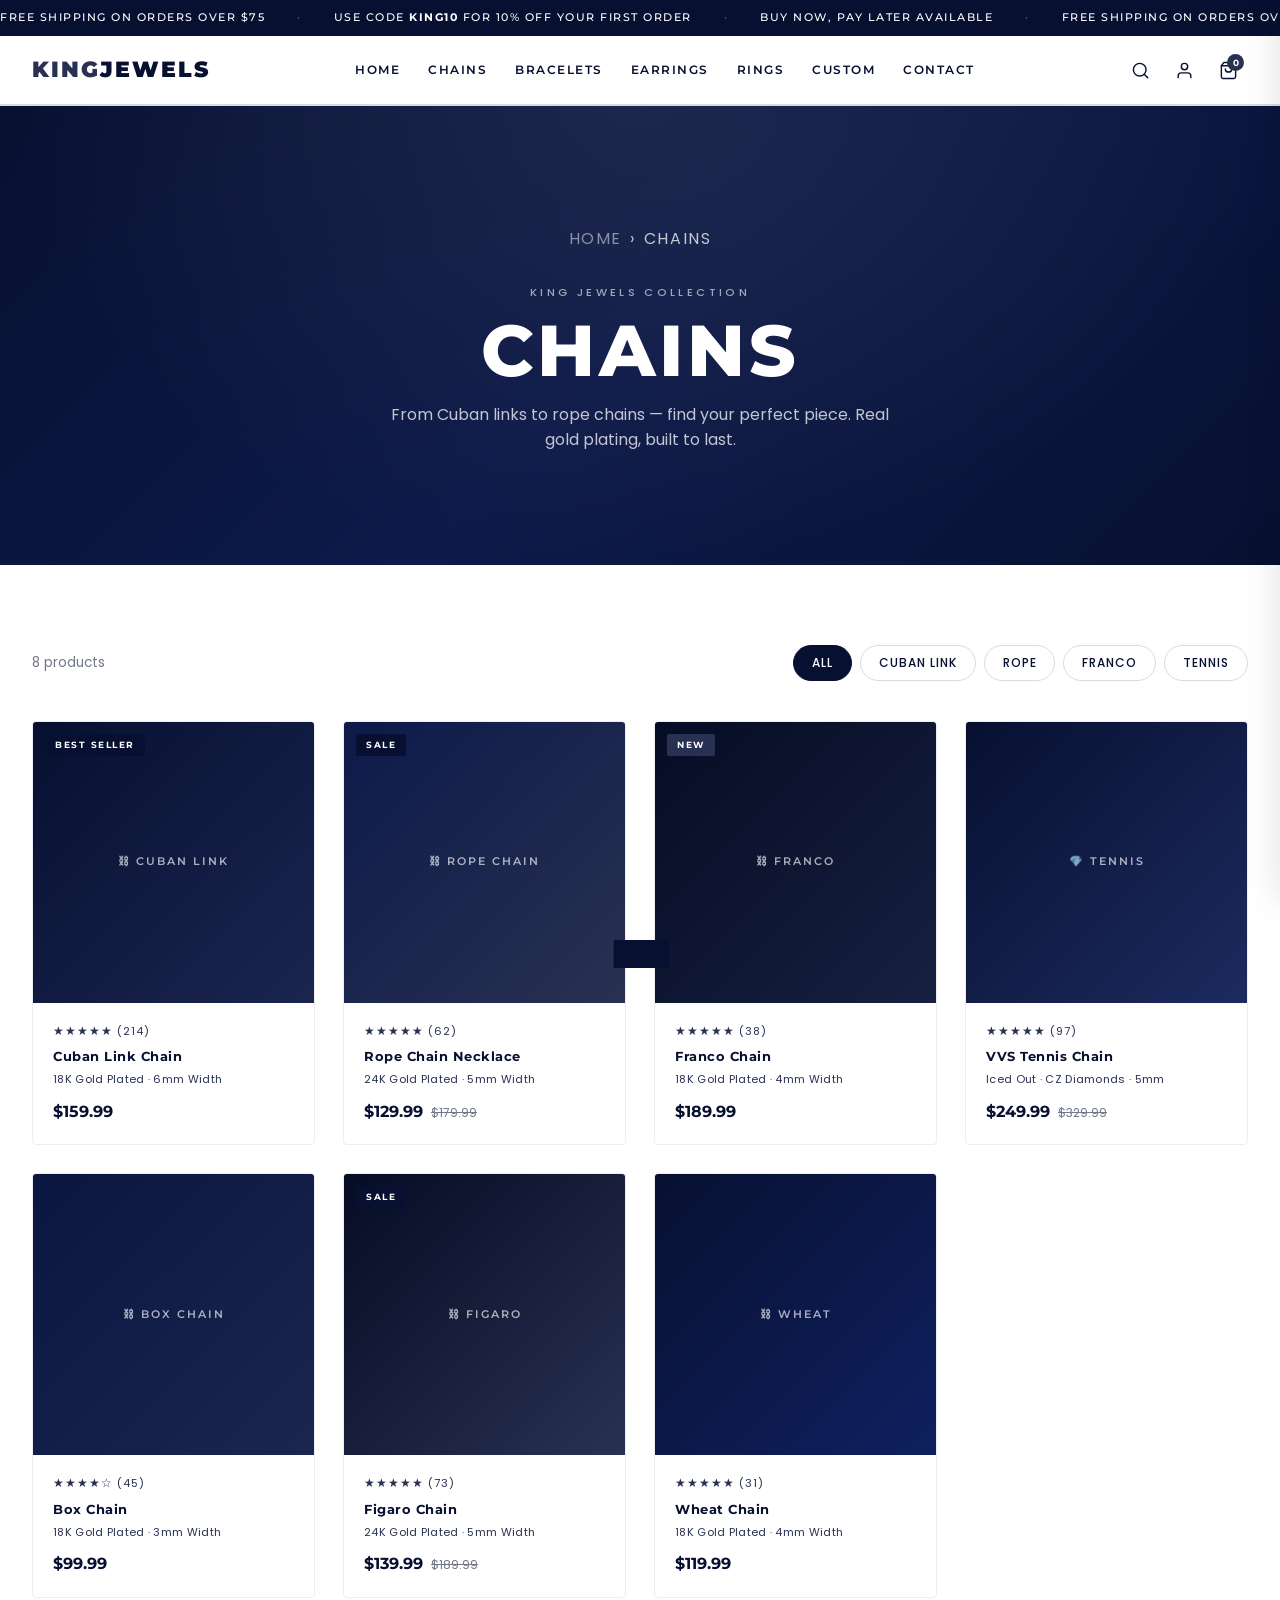
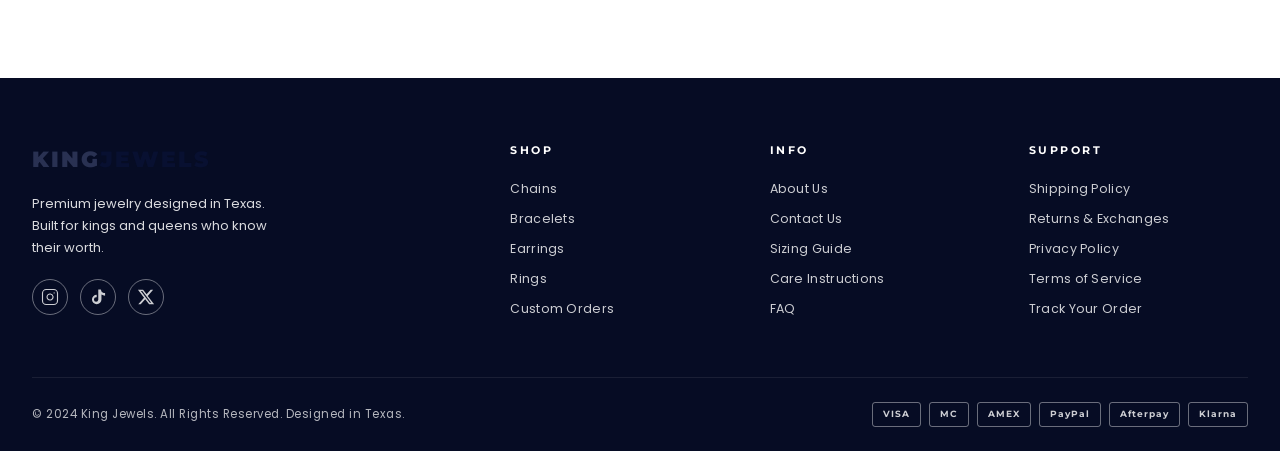
<file: chains.html>
<!DOCTYPE html>
<html lang="en">
<head>
  <meta charset="UTF-8" />
  <meta name="viewport" content="width=device-width, initial-scale=1.0" />
  <title>Chains | KING JEWELS</title>
  <meta name="description" content="Shop premium gold chains — Cuban links, rope chains, Franco chains, tennis chains, and more. Free shipping over $75." />
  <link rel="preconnect" href="https://fonts.googleapis.com" />
  <link rel="preconnect" href="https://fonts.gstatic.com" crossorigin />
  <link href="https://fonts.googleapis.com/css2?family=Montserrat:wght@300;400;500;600;700;800;900&family=Poppins:wght@300;400;500;600&display=swap" rel="stylesheet" />
  <link rel="stylesheet" href="styles.css" />
  <style>
    /* ── Category Page Styles ── */
    .cat-hero {
      background: linear-gradient(135deg, #081031 0%, #0d1a4a 50%, #081031 100%);
      padding: 120px 0 80px;
      text-align: center;
      position: relative;
      overflow: hidden;
    }
    .cat-hero::before {
      content: '';
      position: absolute;
      inset: 0;
      background: radial-gradient(ellipse at 50% 0%, rgba(41,49,82,0.6) 0%, transparent 70%);
    }
    .cat-hero-eyebrow {
      font-family: 'Poppins', sans-serif;
      font-size: 0.7rem;
      font-weight: 500;
      letter-spacing: 0.3em;
      color: rgba(255,255,255,0.6);
      text-transform: uppercase;
      margin-bottom: 12px;
      position: relative;
    }
    .cat-hero h1 {
      font-family: 'Montserrat', sans-serif;
      font-size: clamp(2.5rem, 6vw, 4.5rem);
      font-weight: 800;
      color: #ffffff;
      letter-spacing: 0.05em;
      line-height: 1;
      position: relative;
      margin-bottom: 16px;
    }
    .cat-hero p {
      font-family: 'Poppins', sans-serif;
      font-size: 1rem;
      color: rgba(255,255,255,0.75);
      max-width: 500px;
      margin: 0 auto 32px;
      position: relative;
    }
    .cat-breadcrumb {
      font-family: 'Poppins', sans-serif;
      font-size: 0.75rem;
      color: rgba(255,255,255,0.5);
      letter-spacing: 0.1em;
      position: relative;
    }
    .cat-breadcrumb a { color: rgba(255,255,255,0.5); text-decoration: none; }
    .cat-breadcrumb a:hover { color: #fff; }
    .cat-breadcrumb span { margin: 0 8px; }

    .cat-products-section {
      padding: 80px 0;
      background: #ffffff;
    }
    .cat-filters {
      display: flex;
      align-items: center;
      justify-content: space-between;
      margin-bottom: 40px;
      flex-wrap: wrap;
      gap: 16px;
    }
    .cat-count {
      font-family: 'Poppins', sans-serif;
      font-size: 0.85rem;
      color: #72778A;
    }
    .filter-tabs {
      display: flex;
      gap: 8px;
      flex-wrap: wrap;
    }
    .filter-tab {
      font-family: 'Poppins', sans-serif;
      font-size: 0.75rem;
      font-weight: 500;
      letter-spacing: 0.08em;
      padding: 8px 18px;
      border: 1.5px solid #d8dbe6;
      border-radius: 100px;
      background: transparent;
      color: #081031;
      cursor: pointer;
      transition: all 0.2s ease;
    }
    .filter-tab:hover,
    .filter-tab.active {
      background: #081031;
      border-color: #081031;
      color: #ffffff;
    }
    .products-grid-4 {
      display: grid;
      grid-template-columns: repeat(4, 1fr);
      gap: 28px;
    }
    @media (max-width: 1100px) { .products-grid-4 { grid-template-columns: repeat(3, 1fr); } }
    @media (max-width: 768px)  { .products-grid-4 { grid-template-columns: repeat(2, 1fr); gap: 16px; } }
    @media (max-width: 480px)  { .products-grid-4 { grid-template-columns: 1fr; } }

    /* Chain-specific product image backgrounds */
    .pimg-c1 { background: linear-gradient(135deg, #081031 0%, #1a2550 100%); }
    .pimg-c2 { background: linear-gradient(135deg, #0d1a4a 0%, #293152 100%); }
    .pimg-c3 { background: linear-gradient(135deg, #060c24 0%, #162040 100%); }
    .pimg-c4 { background: linear-gradient(135deg, #081031 0%, #1c2a5e 100%); }
    .pimg-c5 { background: linear-gradient(135deg, #0a1540 0%, #1a2550 100%); }
    .pimg-c6 { background: linear-gradient(135deg, #060c24 0%, #293152 100%); }
    .pimg-c7 { background: linear-gradient(135deg, #081031 0%, #0f2060 100%); }
    .pimg-c8 { background: linear-gradient(135deg, #0d1a4a 0%, #162040 100%); }
  </style>
  <!-- Shopify Buy Button SDK -->
  <script type="text/javascript" src="https://sdks.shopifycdn.com/buy-button/latest/buy-button-storefront.min.js" onload="if(window.KJ_SHOPIFY)KJ_SHOPIFY.init()"></script>
</head>
<body>

  <!-- ─── PAGE LOADER ─── -->
  <div class="page-loader" id="pageLoader">
    <div class="loader-inner">
      <svg class="loader-ring" viewBox="0 0 50 50">
        <circle cx="25" cy="25" r="20" fill="none" stroke="#72778A" stroke-width="2"
          stroke-dasharray="1,200" stroke-dashoffset="0" stroke-linecap="round" />
      </svg>
      <span class="loader-brand">KJ</span>
    </div>
  </div>

  <!-- ─── ANNOUNCEMENT BAR ─── -->
  <div class="announcement-bar">
    <div class="announcement-track">
      <span>FREE SHIPPING ON ORDERS OVER $75</span>
      <span class="ann-sep">·</span>
      <span>USE CODE <strong>KING10</strong> FOR 10% OFF YOUR FIRST ORDER</span>
      <span class="ann-sep">·</span>
      <span>BUY NOW, PAY LATER AVAILABLE</span>
      <span class="ann-sep">·</span>
      <span>FREE SHIPPING ON ORDERS OVER $75</span>
      <span class="ann-sep">·</span>
      <span>USE CODE <strong>KING10</strong> FOR 10% OFF YOUR FIRST ORDER</span>
      <span class="ann-sep">·</span>
      <span>BUY NOW, PAY LATER AVAILABLE</span>
    </div>
  </div>

  <!-- ─── HEADER ─── -->
  <header class="header" id="header">
    <div class="header-inner">
      <button class="hamburger" id="hamburgerBtn" aria-label="Open menu">
        <span></span><span></span><span></span>
      </button>
      <a href="index.html" class="logo">
        <span class="logo-king">KING</span><span class="logo-jewels">JEWELS</span>
      </a>
      <nav class="nav" id="desktopNav">
        <a href="index.html" class="nav-link">HOME</a>
        <a href="chains.html" class="nav-link active">CHAINS</a>
        <a href="bracelets.html" class="nav-link">BRACELETS</a>
        <a href="earrings.html" class="nav-link">EARRINGS</a>
        <a href="rings.html" class="nav-link">RINGS</a>
        <a href="custom.html" class="nav-link">CUSTOM</a>
        <a href="contact.html" class="nav-link">CONTACT</a>
      </nav>
      <div class="header-actions">
        <button class="icon-btn" id="searchBtn" aria-label="Search">
          <svg width="19" height="19" viewBox="0 0 24 24" fill="none" stroke="currentColor" stroke-width="1.8" stroke-linecap="round" stroke-linejoin="round">
            <circle cx="11" cy="11" r="8"/><line x1="21" y1="21" x2="16.65" y2="16.65"/>
          </svg>
        </button>
        <button class="icon-btn" aria-label="Account">
          <svg width="19" height="19" viewBox="0 0 24 24" fill="none" stroke="currentColor" stroke-width="1.8" stroke-linecap="round" stroke-linejoin="round">
            <path d="M20 21v-2a4 4 0 0 0-4-4H8a4 4 0 0 0-4 4v2"/><circle cx="12" cy="7" r="4"/>
          </svg>
        </button>
        <button class="icon-btn cart-btn" id="cartBtn" aria-label="Cart">
          <svg width="19" height="19" viewBox="0 0 24 24" fill="none" stroke="currentColor" stroke-width="1.8" stroke-linecap="round" stroke-linejoin="round">
            <path d="M6 2L3 6v14a2 2 0 0 0 2 2h14a2 2 0 0 0 2-2V6l-3-4z"/><line x1="3" y1="6" x2="21" y2="6"/><path d="M16 10a4 4 0 0 1-8 0"/>
          </svg>
          <span class="cart-count" id="cartCount">0</span>
        </button>
      </div>
    </div>
    <div class="search-bar" id="searchBar">
      <div class="search-inner">
        <svg width="18" height="18" viewBox="0 0 24 24" fill="none" stroke="#888" stroke-width="1.8" stroke-linecap="round" stroke-linejoin="round">
          <circle cx="11" cy="11" r="8"/><line x1="21" y1="21" x2="16.65" y2="16.65"/>
        </svg>
        <input type="text" placeholder="Search for chains, bracelets, rings..." class="search-input" id="searchInput" />
        <button class="search-close" id="searchClose" aria-label="Close search">
          <svg width="18" height="18" viewBox="0 0 24 24" fill="none" stroke="currentColor" stroke-width="1.8" stroke-linecap="round" stroke-linejoin="round">
            <line x1="18" y1="6" x2="6" y2="18"/><line x1="6" y1="6" x2="18" y2="18"/>
          </svg>
        </button>
      </div>
    </div>
  </header>

  <!-- ─── MOBILE MENU ─── -->
  <div class="mobile-overlay" id="mobileOverlay"></div>
  <div class="mobile-menu" id="mobileMenu">
    <div class="mobile-menu-head">
      <a href="index.html" class="logo">
        <span class="logo-king">KING</span><span class="logo-jewels">JEWELS</span>
      </a>
      <button class="close-btn" id="closeMobileMenu" aria-label="Close menu">
        <svg width="22" height="22" viewBox="0 0 24 24" fill="none" stroke="currentColor" stroke-width="1.8" stroke-linecap="round" stroke-linejoin="round">
          <line x1="18" y1="6" x2="6" y2="18"/><line x1="6" y1="6" x2="18" y2="18"/>
        </svg>
      </button>
    </div>
    <nav class="mobile-nav">
      <a href="index.html" class="mobile-nav-link">HOME</a>
      <a href="chains.html" class="mobile-nav-link">CHAINS</a>
      <a href="bracelets.html" class="mobile-nav-link">BRACELETS</a>
      <a href="earrings.html" class="mobile-nav-link">EARRINGS</a>
      <a href="rings.html" class="mobile-nav-link">RINGS</a>
      <a href="custom.html" class="mobile-nav-link">CUSTOM</a>
      <a href="contact.html" class="mobile-nav-link">CONTACT</a>
    </nav>
    <div class="mobile-menu-footer">
      <p>Free shipping over $75 · 1000+ happy customers</p>
    </div>
  </div>

  <!-- ─── CART DRAWER ─── -->
  <div class="cart-overlay" id="cartOverlay"></div>
  <div class="cart-drawer" id="cartDrawer">
    <div class="cart-header">
      <h3>YOUR CART</h3>
      <button class="cart-close" id="cartClose" aria-label="Close cart">
        <svg width="20" height="20" viewBox="0 0 24 24" fill="none" stroke="currentColor" stroke-width="1.8" stroke-linecap="round" stroke-linejoin="round">
          <line x1="18" y1="6" x2="6" y2="18"/><line x1="6" y1="6" x2="18" y2="18"/>
        </svg>
      </button>
    </div>
    <div class="cart-body" id="cartBody">
      <div class="cart-empty">
        <p>Your cart is empty</p>
        <a href="index.html" class="btn-primary" style="margin-top:16px;display:inline-block;">SHOP NOW</a>
      </div>
    </div>
    <div class="cart-footer" id="cartFooter" style="display:none;">
      <div class="cart-total">
        <span>TOTAL</span>
        <span id="cartTotal">$0.00</span>
      </div>
      <button class="btn-primary" style="width:100%;">CHECKOUT</button>
    </div>
  </div>

  <!-- ─── MAIN CONTENT ─── -->
  <main>

    <!-- CATEGORY HERO -->
    <section class="cat-hero">
      <div class="container">
        <p class="cat-breadcrumb">
          <a href="index.html">HOME</a><span>›</span>CHAINS
        </p>
        <div class="cat-hero-eyebrow">KING JEWELS COLLECTION</div>
        <h1>CHAINS</h1>
        <p>From Cuban links to rope chains — find your perfect piece. Real gold plating, built to last.</p>
      </div>
    </section>

    <!-- PRODUCTS -->
    <section class="cat-products-section">
      <div class="container">
        <div class="cat-filters">
          <span class="cat-count">8 products</span>
          <div class="filter-tabs">
            <button class="filter-tab active">ALL</button>
            <button class="filter-tab">CUBAN LINK</button>
            <button class="filter-tab">ROPE</button>
            <button class="filter-tab">FRANCO</button>
            <button class="filter-tab">TENNIS</button>
          </div>
        </div>

        <div class="products-grid-4">

          <div class="product-card" data-name="Cuban Link Chain" data-price="159.99">
            <div class="product-img-wrap">
              <div class="product-img pimg-c1">
                <div class="pimg-label">⛓ CUBAN LINK</div>
              </div>
              <div class="product-badge">BEST SELLER</div>
              <div class="kj-buy-btn" data-shopify-product="chain-cuban"></div>
            </div>
            <div class="product-info">
              <div class="product-stars">★★★★★ <span class="review-count">(214)</span></div>
              <h3 class="product-name">Cuban Link Chain</h3>
              <p class="product-material">18K Gold Plated · 6mm Width</p>
              <div class="product-price">
                <span class="price-current">$159.99</span>
              </div>
            </div>
          </div>

          <div class="product-card" data-name="Rope Chain Necklace" data-price="129.99">
            <div class="product-img-wrap">
              <div class="product-img pimg-c2">
                <div class="pimg-label">⛓ ROPE CHAIN</div>
              </div>
              <div class="product-badge">SALE</div>
              <div class="kj-buy-btn" data-shopify-product="chain-rope"></div>
            </div>
            <div class="product-info">
              <div class="product-stars">★★★★★ <span class="review-count">(62)</span></div>
              <h3 class="product-name">Rope Chain Necklace</h3>
              <p class="product-material">24K Gold Plated · 5mm Width</p>
              <div class="product-price">
                <span class="price-sale">$129.99</span>
                <span class="price-orig">$179.99</span>
              </div>
            </div>
          </div>

          <div class="product-card" data-name="Franco Chain" data-price="189.99">
            <div class="product-img-wrap">
              <div class="product-img pimg-c3">
                <div class="pimg-label">⛓ FRANCO</div>
              </div>
              <div class="product-badge new-badge">NEW</div>
              <div class="kj-buy-btn" data-shopify-product="chain-franco"></div>
            </div>
            <div class="product-info">
              <div class="product-stars">★★★★★ <span class="review-count">(38)</span></div>
              <h3 class="product-name">Franco Chain</h3>
              <p class="product-material">18K Gold Plated · 4mm Width</p>
              <div class="product-price">
                <span class="price-current">$189.99</span>
              </div>
            </div>
          </div>

          <div class="product-card" data-name="Tennis Chain" data-price="249.99">
            <div class="product-img-wrap">
              <div class="product-img pimg-c4">
                <div class="pimg-label">💎 TENNIS</div>
              </div>
              <div class="kj-buy-btn" data-shopify-product="chain-tennis"></div>
            </div>
            <div class="product-info">
              <div class="product-stars">★★★★★ <span class="review-count">(97)</span></div>
              <h3 class="product-name">VVS Tennis Chain</h3>
              <p class="product-material">Iced Out · CZ Diamonds · 5mm</p>
              <div class="product-price">
                <span class="price-sale">$249.99</span>
                <span class="price-orig">$329.99</span>
              </div>
            </div>
          </div>

          <div class="product-card" data-name="Box Chain" data-price="99.99">
            <div class="product-img-wrap">
              <div class="product-img pimg-c5">
                <div class="pimg-label">⛓ BOX CHAIN</div>
              </div>
              <div class="kj-buy-btn" data-shopify-product="chain-box"></div>
            </div>
            <div class="product-info">
              <div class="product-stars">★★★★☆ <span class="review-count">(45)</span></div>
              <h3 class="product-name">Box Chain</h3>
              <p class="product-material">18K Gold Plated · 3mm Width</p>
              <div class="product-price">
                <span class="price-current">$99.99</span>
              </div>
            </div>
          </div>

          <div class="product-card" data-name="Figaro Chain" data-price="139.99">
            <div class="product-img-wrap">
              <div class="product-img pimg-c6">
                <div class="pimg-label">⛓ FIGARO</div>
              </div>
              <div class="product-badge">SALE</div>
              <div class="kj-buy-btn" data-shopify-product="chain-figaro"></div>
            </div>
            <div class="product-info">
              <div class="product-stars">★★★★★ <span class="review-count">(73)</span></div>
              <h3 class="product-name">Figaro Chain</h3>
              <p class="product-material">24K Gold Plated · 5mm Width</p>
              <div class="product-price">
                <span class="price-sale">$139.99</span>
                <span class="price-orig">$189.99</span>
              </div>
            </div>
          </div>

          <div class="product-card" data-name="Wheat Chain" data-price="119.99">
            <div class="product-img-wrap">
              <div class="product-img pimg-c7">
                <div class="pimg-label">⛓ WHEAT</div>
              </div>
              <div class="kj-buy-btn" data-shopify-product="chain-wheat"></div>
            </div>
            <div class="product-info">
              <div class="product-stars">★★★★★ <span class="review-count">(31)</span></div>
              <h3 class="product-name">Wheat Chain</h3>
              <p class="product-material">18K Gold Plated · 4mm Width</p>
              <div class="product-price">
                <span class="price-current">$119.99</span>
              </div>
            </div>
          </div>

          <div class="product-card" data-name="Iced Cuban Link" data-price="299.99">
            <div class="product-img-wrap">
              <div class="product-img pimg-c8">
                <div class="pimg-label">💎 ICED OUT</div>
              </div>
              <div class="product-badge new-badge">NEW</div>
              <div class="kj-buy-btn" data-shopify-product="chain-iced-cuban"></div>
            </div>
            <div class="product-info">
              <div class="product-stars">★★★★★ <span class="review-count">(55)</span></div>
              <h3 class="product-name">Iced Cuban Link</h3>
              <p class="product-material">VVS CZ Stones · 8mm Width</p>
              <div class="product-price">
                <span class="price-current">$299.99</span>
              </div>
            </div>
          </div>

        </div>
      </div>
    </section>

  </main>

  <!-- ─── FOOTER ─── -->
  <footer class="footer">
    <div class="container">
      <div class="footer-grid">
        <div class="footer-brand">
          <a href="index.html" class="logo">
            <span class="logo-king">KING</span><span class="logo-jewels">JEWELS</span>
          </a>
          <p>Premium jewelry designed in Texas. Built for kings and queens who know their worth.</p>
          <div class="social-links">
            <a href="#" class="social-link" aria-label="Instagram">
              <svg width="18" height="18" viewBox="0 0 24 24" fill="none" stroke="currentColor" stroke-width="1.5" stroke-linecap="round" stroke-linejoin="round">
                <rect x="2" y="2" width="20" height="20" rx="5" ry="5"/>
                <path d="M16 11.37A4 4 0 1 1 12.63 8 4 4 0 0 1 16 11.37z"/><line x1="17.5" y1="6.5" x2="17.51" y2="6.5"/>
              </svg>
            </a>
            <a href="#" class="social-link" aria-label="TikTok">
              <svg width="18" height="18" viewBox="0 0 24 24" fill="currentColor">
                <path d="M19.59 6.69a4.83 4.83 0 0 1-3.77-4.25V2h-3.45v13.67a2.89 2.89 0 0 1-2.88 2.5 2.89 2.89 0 0 1-2.89-2.89 2.89 2.89 0 0 1 2.89-2.89c.28 0 .54.04.79.1V9.01a6.34 6.34 0 0 0-6.34 6.34 6.34 6.34 0 0 0 6.34 6.34 6.34 6.34 0 0 0 6.33-6.34V8.69a8.29 8.29 0 0 0 4.83 1.54V6.69z"/>
              </svg>
            </a>
            <a href="#" class="social-link" aria-label="Twitter/X">
              <svg width="18" height="18" viewBox="0 0 24 24" fill="currentColor">
                <path d="M18.244 2.25h3.308l-7.227 8.26 8.502 11.24H16.17l-5.214-6.817L4.99 21.75H1.68l7.73-8.835L1.254 2.25H8.08l4.713 6.231zm-1.161 17.52h1.833L7.084 4.126H5.117z"/>
              </svg>
            </a>
          </div>
        </div>
        <div class="footer-col">
          <h4>SHOP</h4>
          <a href="chains.html">Chains</a>
          <a href="bracelets.html">Bracelets</a>
          <a href="earrings.html">Earrings</a>
          <a href="rings.html">Rings</a>
          <a href="custom.html">Custom Orders</a>
        </div>
        <div class="footer-col">
          <h4>INFO</h4>
          <a href="contact.html">About Us</a>
          <a href="contact.html">Contact Us</a>
          <a href="#">Sizing Guide</a>
          <a href="#">Care Instructions</a>
          <a href="#">FAQ</a>
        </div>
        <div class="footer-col">
          <h4>SUPPORT</h4>
          <a href="#">Shipping Policy</a>
          <a href="#">Returns &amp; Exchanges</a>
          <a href="#">Privacy Policy</a>
          <a href="#">Terms of Service</a>
          <a href="#">Track Your Order</a>
        </div>
      </div>
      <div class="footer-bottom">
        <p>© 2024 King Jewels. All Rights Reserved. Designed in Texas.</p>
        <div class="payment-methods">
          <span class="pay-badge">VISA</span>
          <span class="pay-badge">MC</span>
          <span class="pay-badge">AMEX</span>
          <span class="pay-badge">PayPal</span>
          <span class="pay-badge">Afterpay</span>
          <span class="pay-badge">Klarna</span>
        </div>
      </div>
    </div>
  </footer>

  <div class="toast" id="toast"></div>
  <script src="script.js"></script>
  <!-- Shopify Buy Button Integration -->
  <script src="shopify.js"></script>
</body>
</html>
</file>
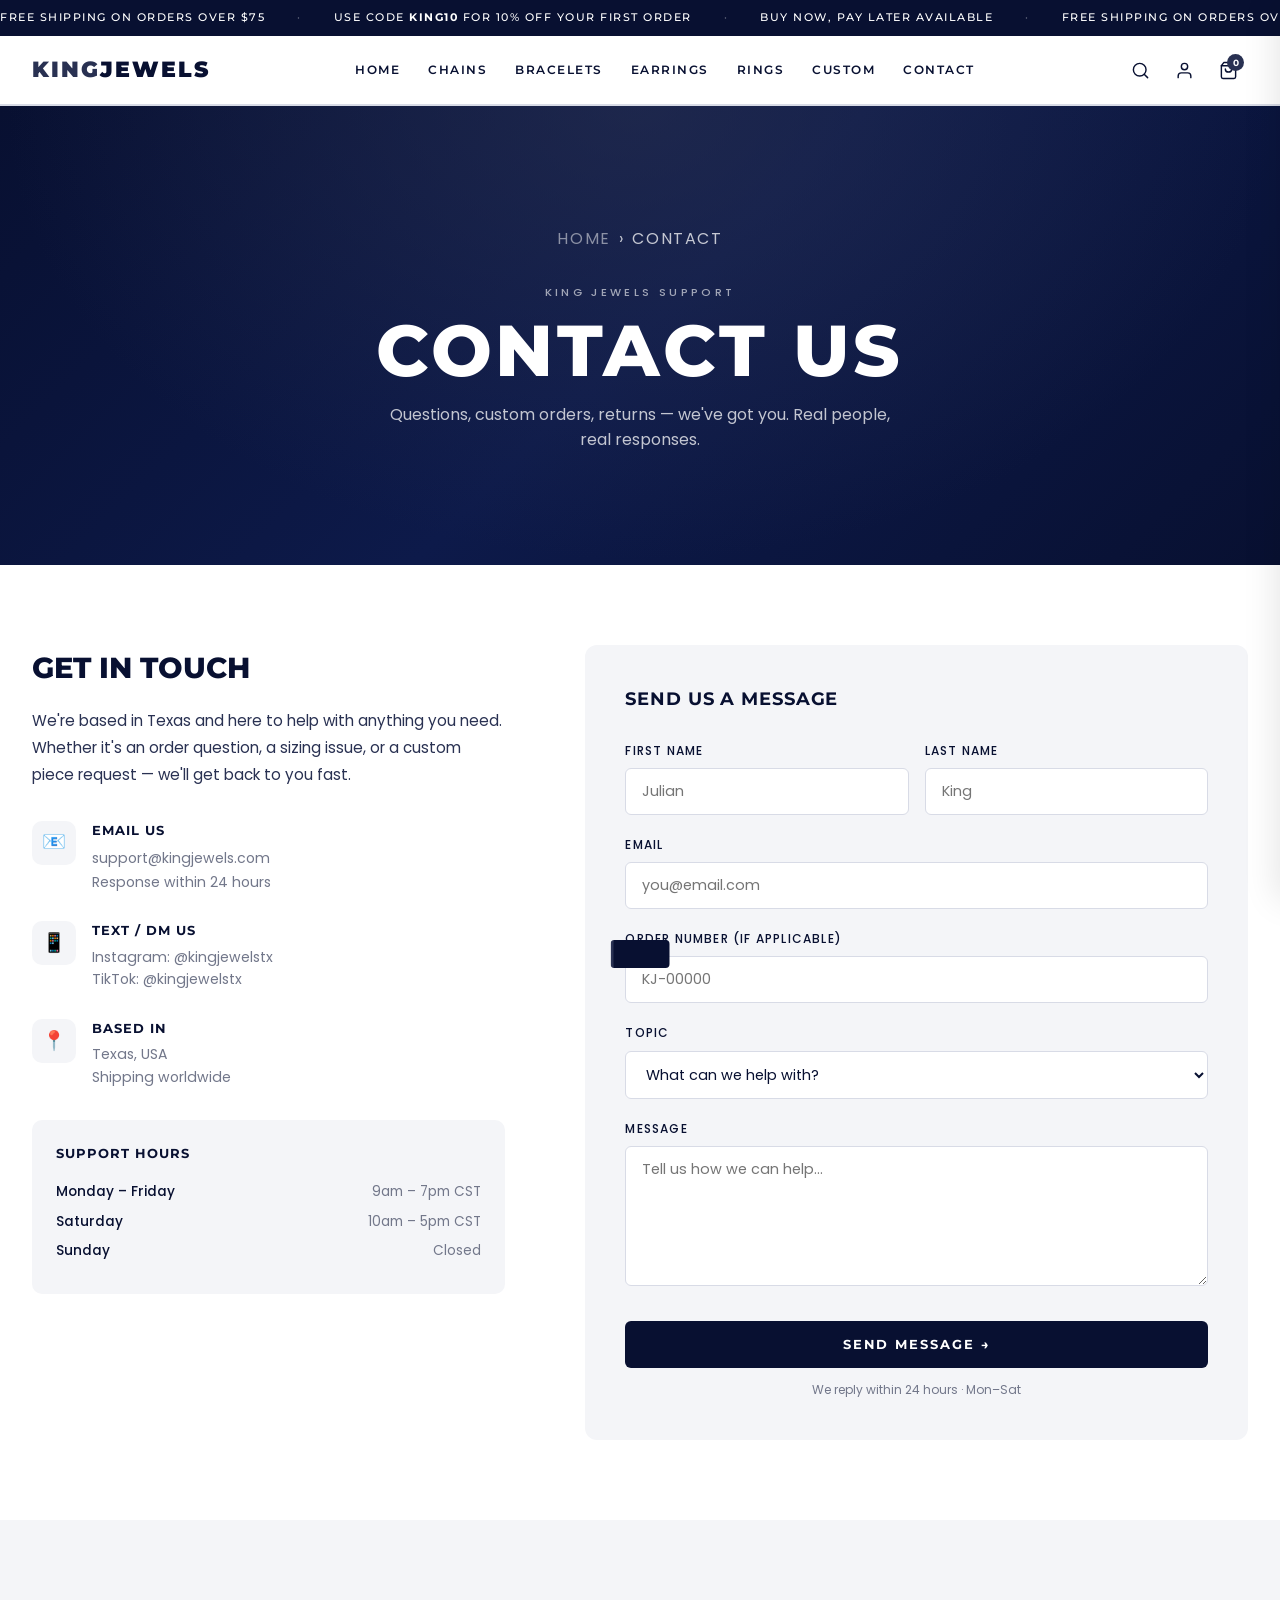
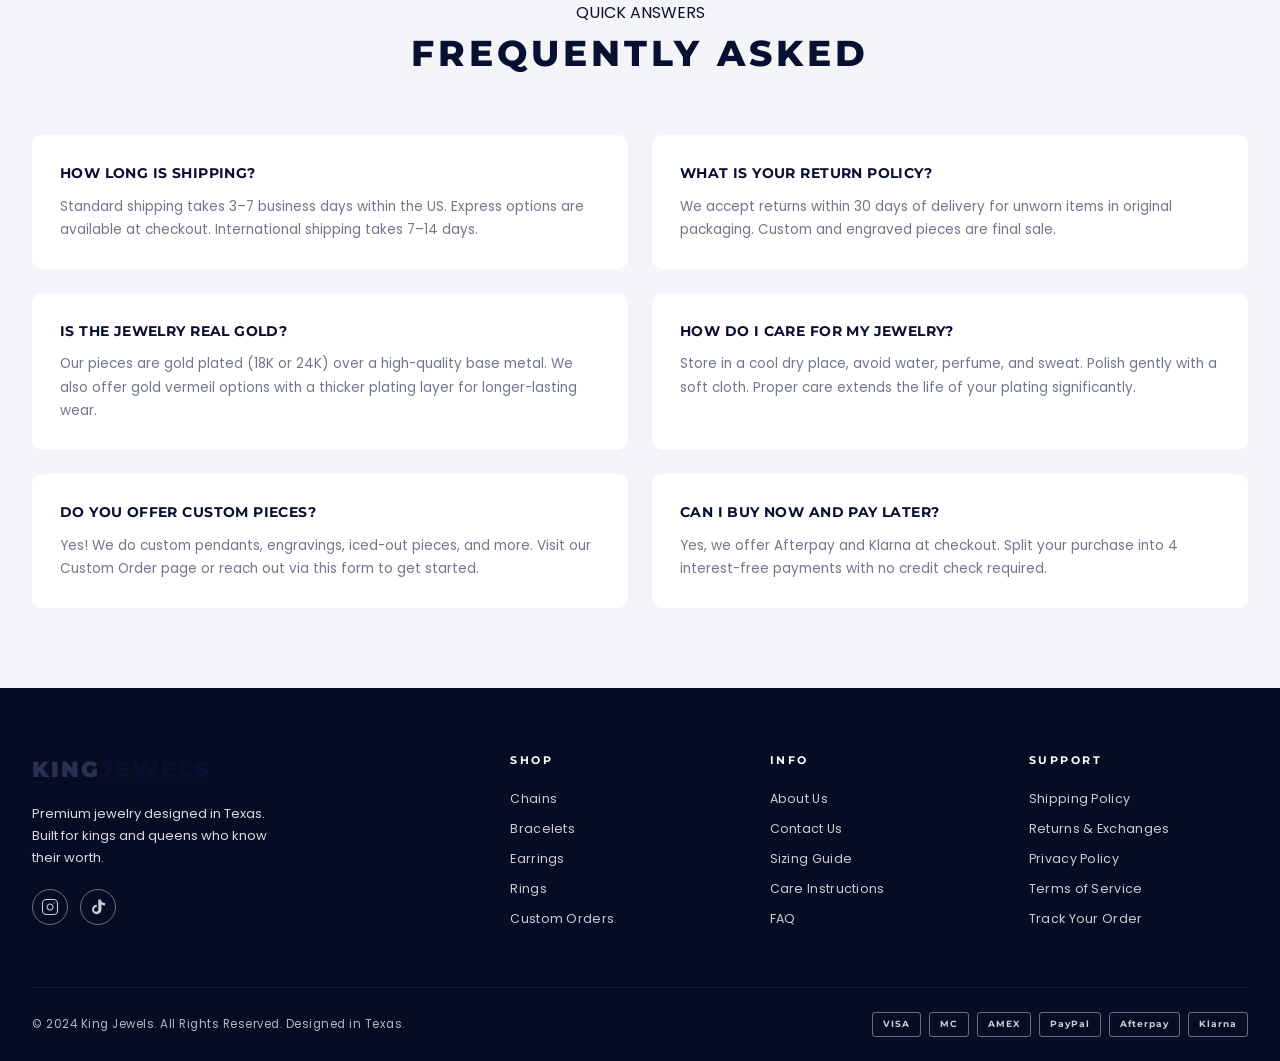
<file: contact.html>
<!DOCTYPE html>
<html lang="en">
<head>
  <meta charset="UTF-8" />
  <meta name="viewport" content="width=device-width, initial-scale=1.0" />
  <title>Contact | KING JEWELS</title>
  <meta name="description" content="Contact King Jewels — we're here to help with orders, returns, sizing, and everything in between." />
  <link rel="preconnect" href="https://fonts.googleapis.com" />
  <link rel="preconnect" href="https://fonts.gstatic.com" crossorigin />
  <link href="https://fonts.googleapis.com/css2?family=Montserrat:wght@300;400;500;600;700;800;900&family=Poppins:wght@300;400;500;600&display=swap" rel="stylesheet" />
  <link rel="stylesheet" href="styles.css" />
  <style>
    .cat-hero { background:linear-gradient(135deg,#081031 0%,#0d1a4a 50%,#081031 100%); padding:120px 0 80px; text-align:center; position:relative; overflow:hidden; }
    .cat-hero::before { content:''; position:absolute; inset:0; background:radial-gradient(ellipse at 50% 0%,rgba(41,49,82,0.6) 0%,transparent 70%); }
    .cat-hero-eyebrow { font-family:'Poppins',sans-serif; font-size:0.7rem; font-weight:500; letter-spacing:0.3em; color:rgba(255,255,255,0.6); text-transform:uppercase; margin-bottom:12px; position:relative; }
    .cat-hero h1 { font-family:'Montserrat',sans-serif; font-size:clamp(2.5rem,6vw,4.5rem); font-weight:800; color:#ffffff; letter-spacing:0.05em; line-height:1; position:relative; margin-bottom:16px; }
    .cat-hero p { font-family:'Poppins',sans-serif; font-size:1rem; color:rgba(255,255,255,0.75); max-width:500px; margin:0 auto 32px; position:relative; }
    .cat-breadcrumb { font-family:'Poppins',sans-serif; font-size:0.75rem; color:rgba(255,255,255,0.5); letter-spacing:0.1em; position:relative; margin-bottom:20px; }
    .cat-breadcrumb a { color:rgba(255,255,255,0.5); text-decoration:none; }
    .cat-breadcrumb a:hover { color:#fff; }
    .cat-breadcrumb span { margin:0 8px; }

    /* Contact page */
    .contact-section { padding:80px 0; background:#ffffff; }
    .contact-grid { display:grid; grid-template-columns:1fr 1.4fr; gap:80px; align-items:start; }
    @media (max-width:900px) { .contact-grid { grid-template-columns:1fr; gap:48px; } }

    .contact-info h2 { font-family:'Montserrat',sans-serif; font-size:1.8rem; font-weight:800; color:#081031; margin-bottom:16px; }
    .contact-info > p { font-family:'Poppins',sans-serif; font-size:0.95rem; color:#293152; line-height:1.8; margin-bottom:32px; }

    .contact-item { display:flex; gap:16px; align-items:flex-start; margin-bottom:28px; }
    .contact-icon { width:44px; height:44px; border-radius:10px; background:#f4f5f8; display:flex; align-items:center; justify-content:center; font-size:1.2rem; flex-shrink:0; }
    .contact-detail h4 { font-family:'Montserrat',sans-serif; font-size:0.8rem; font-weight:700; color:#081031; letter-spacing:0.08em; margin-bottom:4px; }
    .contact-detail p, .contact-detail a { font-family:'Poppins',sans-serif; font-size:0.88rem; color:#72778A; text-decoration:none; }
    .contact-detail a:hover { color:#081031; }

    .contact-hours { margin-top:32px; padding:24px; background:#f4f5f8; border-radius:10px; }
    .contact-hours h4 { font-family:'Montserrat',sans-serif; font-size:0.8rem; font-weight:700; color:#081031; letter-spacing:0.08em; margin-bottom:16px; }
    .hours-row { display:flex; justify-content:space-between; font-family:'Poppins',sans-serif; font-size:0.85rem; margin-bottom:8px; }
    .hours-row .day { color:#081031; font-weight:500; }
    .hours-row .time { color:#72778A; }

    /* Form */
    .contact-form-wrap { background:#f4f5f8; border-radius:12px; padding:40px; }
    .contact-form-wrap h3 { font-family:'Montserrat',sans-serif; font-size:1.1rem; font-weight:700; color:#081031; letter-spacing:0.05em; margin-bottom:28px; }
    .form-group { margin-bottom:20px; }
    .form-group label { display:block; font-family:'Poppins',sans-serif; font-size:0.75rem; font-weight:500; color:#081031; letter-spacing:0.1em; text-transform:uppercase; margin-bottom:8px; }
    .form-group input,
    .form-group select,
    .form-group textarea {
      width:100%; padding:12px 16px; border:1.5px solid #d8dbe6; border-radius:6px; background:#ffffff;
      font-family:'Poppins',sans-serif; font-size:0.9rem; color:#081031; transition:border-color 0.2s; box-sizing:border-box;
    }
    .form-group input:focus,
    .form-group select:focus,
    .form-group textarea:focus { outline:none; border-color:#081031; }
    .form-group textarea { height:140px; resize:vertical; }
    .form-row { display:grid; grid-template-columns:1fr 1fr; gap:16px; }
    @media (max-width:500px) { .form-row { grid-template-columns:1fr; } }
    .form-submit { width:100%; padding:16px; background:#081031; color:#fff; border:none; border-radius:6px; font-family:'Montserrat',sans-serif; font-size:0.8rem; font-weight:700; letter-spacing:0.15em; cursor:pointer; transition:background 0.2s ease; margin-top:8px; }
    .form-submit:hover { background:#293152; }
    .form-note { font-family:'Poppins',sans-serif; font-size:0.75rem; color:#72778A; text-align:center; margin-top:12px; }

    /* FAQ */
    .faq-section { padding:80px 0; background:#f4f5f8; }
    .faq-grid { display:grid; grid-template-columns:1fr 1fr; gap:24px; margin-top:48px; }
    @media (max-width:768px) { .faq-grid { grid-template-columns:1fr; } }
    .faq-item { background:#ffffff; border-radius:10px; padding:28px; }
    .faq-item h4 { font-family:'Montserrat',sans-serif; font-size:0.85rem; font-weight:700; color:#081031; letter-spacing:0.03em; margin-bottom:10px; }
    .faq-item p { font-family:'Poppins',sans-serif; font-size:0.85rem; color:#72778A; line-height:1.7; margin:0; }
  </style>
</head>
<body>

  <div class="page-loader" id="pageLoader">
    <div class="loader-inner">
      <svg class="loader-ring" viewBox="0 0 50 50">
        <circle cx="25" cy="25" r="20" fill="none" stroke="#72778A" stroke-width="2" stroke-dasharray="1,200" stroke-dashoffset="0" stroke-linecap="round" />
      </svg>
      <span class="loader-brand">KJ</span>
    </div>
  </div>

  <div class="announcement-bar">
    <div class="announcement-track">
      <span>FREE SHIPPING ON ORDERS OVER $75</span><span class="ann-sep">·</span>
      <span>USE CODE <strong>KING10</strong> FOR 10% OFF YOUR FIRST ORDER</span><span class="ann-sep">·</span>
      <span>BUY NOW, PAY LATER AVAILABLE</span><span class="ann-sep">·</span>
      <span>FREE SHIPPING ON ORDERS OVER $75</span><span class="ann-sep">·</span>
      <span>USE CODE <strong>KING10</strong> FOR 10% OFF YOUR FIRST ORDER</span><span class="ann-sep">·</span>
      <span>BUY NOW, PAY LATER AVAILABLE</span>
    </div>
  </div>

  <header class="header" id="header">
    <div class="header-inner">
      <button class="hamburger" id="hamburgerBtn" aria-label="Open menu"><span></span><span></span><span></span></button>
      <a href="index.html" class="logo"><span class="logo-king">KING</span><span class="logo-jewels">JEWELS</span></a>
      <nav class="nav" id="desktopNav">
        <a href="index.html" class="nav-link">HOME</a>
        <a href="chains.html" class="nav-link">CHAINS</a>
        <a href="bracelets.html" class="nav-link">BRACELETS</a>
        <a href="earrings.html" class="nav-link">EARRINGS</a>
        <a href="rings.html" class="nav-link">RINGS</a>
        <a href="custom.html" class="nav-link">CUSTOM</a>
        <a href="contact.html" class="nav-link active">CONTACT</a>
      </nav>
      <div class="header-actions">
        <button class="icon-btn" id="searchBtn" aria-label="Search"><svg width="19" height="19" viewBox="0 0 24 24" fill="none" stroke="currentColor" stroke-width="1.8" stroke-linecap="round" stroke-linejoin="round"><circle cx="11" cy="11" r="8"/><line x1="21" y1="21" x2="16.65" y2="16.65"/></svg></button>
        <button class="icon-btn" aria-label="Account"><svg width="19" height="19" viewBox="0 0 24 24" fill="none" stroke="currentColor" stroke-width="1.8" stroke-linecap="round" stroke-linejoin="round"><path d="M20 21v-2a4 4 0 0 0-4-4H8a4 4 0 0 0-4 4v2"/><circle cx="12" cy="7" r="4"/></svg></button>
        <button class="icon-btn cart-btn" id="cartBtn" aria-label="Cart"><svg width="19" height="19" viewBox="0 0 24 24" fill="none" stroke="currentColor" stroke-width="1.8" stroke-linecap="round" stroke-linejoin="round"><path d="M6 2L3 6v14a2 2 0 0 0 2 2h14a2 2 0 0 0 2-2V6l-3-4z"/><line x1="3" y1="6" x2="21" y2="6"/><path d="M16 10a4 4 0 0 1-8 0"/></svg><span class="cart-count" id="cartCount">0</span></button>
      </div>
    </div>
    <div class="search-bar" id="searchBar">
      <div class="search-inner">
        <svg width="18" height="18" viewBox="0 0 24 24" fill="none" stroke="#888" stroke-width="1.8" stroke-linecap="round" stroke-linejoin="round"><circle cx="11" cy="11" r="8"/><line x1="21" y1="21" x2="16.65" y2="16.65"/></svg>
        <input type="text" placeholder="Search for chains, bracelets, rings..." class="search-input" id="searchInput" />
        <button class="search-close" id="searchClose" aria-label="Close search"><svg width="18" height="18" viewBox="0 0 24 24" fill="none" stroke="currentColor" stroke-width="1.8" stroke-linecap="round" stroke-linejoin="round"><line x1="18" y1="6" x2="6" y2="18"/><line x1="6" y1="6" x2="18" y2="18"/></svg></button>
      </div>
    </div>
  </header>

  <div class="mobile-overlay" id="mobileOverlay"></div>
  <div class="mobile-menu" id="mobileMenu">
    <div class="mobile-menu-head">
      <a href="index.html" class="logo"><span class="logo-king">KING</span><span class="logo-jewels">JEWELS</span></a>
      <button class="close-btn" id="closeMobileMenu" aria-label="Close menu"><svg width="22" height="22" viewBox="0 0 24 24" fill="none" stroke="currentColor" stroke-width="1.8" stroke-linecap="round" stroke-linejoin="round"><line x1="18" y1="6" x2="6" y2="18"/><line x1="6" y1="6" x2="18" y2="18"/></svg></button>
    </div>
    <nav class="mobile-nav">
      <a href="index.html" class="mobile-nav-link">HOME</a>
      <a href="chains.html" class="mobile-nav-link">CHAINS</a>
      <a href="bracelets.html" class="mobile-nav-link">BRACELETS</a>
      <a href="earrings.html" class="mobile-nav-link">EARRINGS</a>
      <a href="rings.html" class="mobile-nav-link">RINGS</a>
      <a href="custom.html" class="mobile-nav-link">CUSTOM</a>
      <a href="contact.html" class="mobile-nav-link">CONTACT</a>
    </nav>
    <div class="mobile-menu-footer"><p>Free shipping over $75 · 1000+ happy customers</p></div>
  </div>

  <div class="cart-overlay" id="cartOverlay"></div>
  <div class="cart-drawer" id="cartDrawer">
    <div class="cart-header"><h3>YOUR CART</h3><button class="cart-close" id="cartClose" aria-label="Close cart"><svg width="20" height="20" viewBox="0 0 24 24" fill="none" stroke="currentColor" stroke-width="1.8" stroke-linecap="round" stroke-linejoin="round"><line x1="18" y1="6" x2="6" y2="18"/><line x1="6" y1="6" x2="18" y2="18"/></svg></button></div>
    <div class="cart-body" id="cartBody"><div class="cart-empty"><p>Your cart is empty</p><a href="index.html" class="btn-primary" style="margin-top:16px;display:inline-block;">SHOP NOW</a></div></div>
    <div class="cart-footer" id="cartFooter" style="display:none;"><div class="cart-total"><span>TOTAL</span><span id="cartTotal">$0.00</span></div><button class="btn-primary" style="width:100%;">CHECKOUT</button></div>
  </div>

  <main>
    <section class="cat-hero">
      <div class="container">
        <p class="cat-breadcrumb"><a href="index.html">HOME</a><span>›</span>CONTACT</p>
        <div class="cat-hero-eyebrow">KING JEWELS SUPPORT</div>
        <h1>CONTACT US</h1>
        <p>Questions, custom orders, returns — we've got you. Real people, real responses.</p>
      </div>
    </section>

    <section class="contact-section">
      <div class="container">
        <div class="contact-grid">

          <div class="contact-info">
            <h2>GET IN TOUCH</h2>
            <p>We're based in Texas and here to help with anything you need. Whether it's an order question, a sizing issue, or a custom piece request — we'll get back to you fast.</p>

            <div class="contact-item">
              <div class="contact-icon">📧</div>
              <div class="contact-detail">
                <h4>EMAIL US</h4>
                <a href="mailto:support@kingjewels.com">support@kingjewels.com</a>
                <p>Response within 24 hours</p>
              </div>
            </div>

            <div class="contact-item">
              <div class="contact-icon">📱</div>
              <div class="contact-detail">
                <h4>TEXT / DM US</h4>
                <p>Instagram: @kingjewelstx</p>
                <p>TikTok: @kingjewelstx</p>
              </div>
            </div>

            <div class="contact-item">
              <div class="contact-icon">📍</div>
              <div class="contact-detail">
                <h4>BASED IN</h4>
                <p>Texas, USA</p>
                <p>Shipping worldwide</p>
              </div>
            </div>

            <div class="contact-hours">
              <h4>SUPPORT HOURS</h4>
              <div class="hours-row"><span class="day">Monday – Friday</span><span class="time">9am – 7pm CST</span></div>
              <div class="hours-row"><span class="day">Saturday</span><span class="time">10am – 5pm CST</span></div>
              <div class="hours-row"><span class="day">Sunday</span><span class="time">Closed</span></div>
            </div>
          </div>

          <div class="contact-form-wrap">
            <h3>SEND US A MESSAGE</h3>
            <form onsubmit="handleContact(event)">
              <div class="form-row">
                <div class="form-group">
                  <label>First Name</label>
                  <input type="text" placeholder="Julian" required />
                </div>
                <div class="form-group">
                  <label>Last Name</label>
                  <input type="text" placeholder="King" required />
                </div>
              </div>
              <div class="form-group">
                <label>Email</label>
                <input type="email" placeholder="you@email.com" required />
              </div>
              <div class="form-group">
                <label>Order Number (if applicable)</label>
                <input type="text" placeholder="KJ-00000" />
              </div>
              <div class="form-group">
                <label>Topic</label>
                <select required>
                  <option value="" disabled selected>What can we help with?</option>
                  <option>Order Status</option>
                  <option>Returns &amp; Exchanges</option>
                  <option>Product Question</option>
                  <option>Custom Order</option>
                  <option>Sizing Help</option>
                  <option>Shipping Issue</option>
                  <option>Other</option>
                </select>
              </div>
              <div class="form-group">
                <label>Message</label>
                <textarea placeholder="Tell us how we can help..." required></textarea>
              </div>
              <button type="submit" class="form-submit">SEND MESSAGE →</button>
              <p class="form-note">We reply within 24 hours · Mon–Sat</p>
            </form>
          </div>

        </div>
      </div>
    </section>

    <!-- FAQ -->
    <section class="faq-section">
      <div class="container">
        <div class="section-header">
          <span class="section-eye">QUICK ANSWERS</span>
          <h2 class="section-title">FREQUENTLY ASKED</h2>
        </div>
        <div class="faq-grid">
          <div class="faq-item">
            <h4>HOW LONG IS SHIPPING?</h4>
            <p>Standard shipping takes 3–7 business days within the US. Express options are available at checkout. International shipping takes 7–14 days.</p>
          </div>
          <div class="faq-item">
            <h4>WHAT IS YOUR RETURN POLICY?</h4>
            <p>We accept returns within 30 days of delivery for unworn items in original packaging. Custom and engraved pieces are final sale.</p>
          </div>
          <div class="faq-item">
            <h4>IS THE JEWELRY REAL GOLD?</h4>
            <p>Our pieces are gold plated (18K or 24K) over a high-quality base metal. We also offer gold vermeil options with a thicker plating layer for longer-lasting wear.</p>
          </div>
          <div class="faq-item">
            <h4>HOW DO I CARE FOR MY JEWELRY?</h4>
            <p>Store in a cool dry place, avoid water, perfume, and sweat. Polish gently with a soft cloth. Proper care extends the life of your plating significantly.</p>
          </div>
          <div class="faq-item">
            <h4>DO YOU OFFER CUSTOM PIECES?</h4>
            <p>Yes! We do custom pendants, engravings, iced-out pieces, and more. Visit our Custom Order page or reach out via this form to get started.</p>
          </div>
          <div class="faq-item">
            <h4>CAN I BUY NOW AND PAY LATER?</h4>
            <p>Yes, we offer Afterpay and Klarna at checkout. Split your purchase into 4 interest-free payments with no credit check required.</p>
          </div>
        </div>
      </div>
    </section>
  </main>

  <footer class="footer">
    <div class="container">
      <div class="footer-grid">
        <div class="footer-brand">
          <a href="index.html" class="logo"><span class="logo-king">KING</span><span class="logo-jewels">JEWELS</span></a>
          <p>Premium jewelry designed in Texas. Built for kings and queens who know their worth.</p>
          <div class="social-links">
            <a href="#" class="social-link" aria-label="Instagram"><svg width="18" height="18" viewBox="0 0 24 24" fill="none" stroke="currentColor" stroke-width="1.5" stroke-linecap="round" stroke-linejoin="round"><rect x="2" y="2" width="20" height="20" rx="5" ry="5"/><path d="M16 11.37A4 4 0 1 1 12.63 8 4 4 0 0 1 16 11.37z"/><line x1="17.5" y1="6.5" x2="17.51" y2="6.5"/></svg></a>
            <a href="#" class="social-link" aria-label="TikTok"><svg width="18" height="18" viewBox="0 0 24 24" fill="currentColor"><path d="M19.59 6.69a4.83 4.83 0 0 1-3.77-4.25V2h-3.45v13.67a2.89 2.89 0 0 1-2.88 2.5 2.89 2.89 0 0 1-2.89-2.89 2.89 2.89 0 0 1 2.89-2.89c.28 0 .54.04.79.1V9.01a6.34 6.34 0 0 0-6.34 6.34 6.34 6.34 0 0 0 6.34 6.34 6.34 6.34 0 0 0 6.33-6.34V8.69a8.29 8.29 0 0 0 4.83 1.54V6.69z"/></svg></a>
          </div>
        </div>
        <div class="footer-col"><h4>SHOP</h4><a href="chains.html">Chains</a><a href="bracelets.html">Bracelets</a><a href="earrings.html">Earrings</a><a href="rings.html">Rings</a><a href="custom.html">Custom Orders</a></div>
        <div class="footer-col"><h4>INFO</h4><a href="contact.html">About Us</a><a href="contact.html">Contact Us</a><a href="#">Sizing Guide</a><a href="#">Care Instructions</a><a href="#">FAQ</a></div>
        <div class="footer-col"><h4>SUPPORT</h4><a href="#">Shipping Policy</a><a href="#">Returns &amp; Exchanges</a><a href="#">Privacy Policy</a><a href="#">Terms of Service</a><a href="#">Track Your Order</a></div>
      </div>
      <div class="footer-bottom">
        <p>© 2024 King Jewels. All Rights Reserved. Designed in Texas.</p>
        <div class="payment-methods"><span class="pay-badge">VISA</span><span class="pay-badge">MC</span><span class="pay-badge">AMEX</span><span class="pay-badge">PayPal</span><span class="pay-badge">Afterpay</span><span class="pay-badge">Klarna</span></div>
      </div>
    </div>
  </footer>

  <div class="toast" id="toast"></div>
  <script src="script.js"></script>
  <script>
    function handleContact(e) {
      e.preventDefault();
      const toast = document.getElementById('toast');
      toast.textContent = "Message sent! We'll get back to you within 24 hours.";
      toast.classList.add('show');
      setTimeout(() => toast.classList.remove('show'), 4000);
      e.target.reset();
    }
  </script>
</body>
</html>
</file>
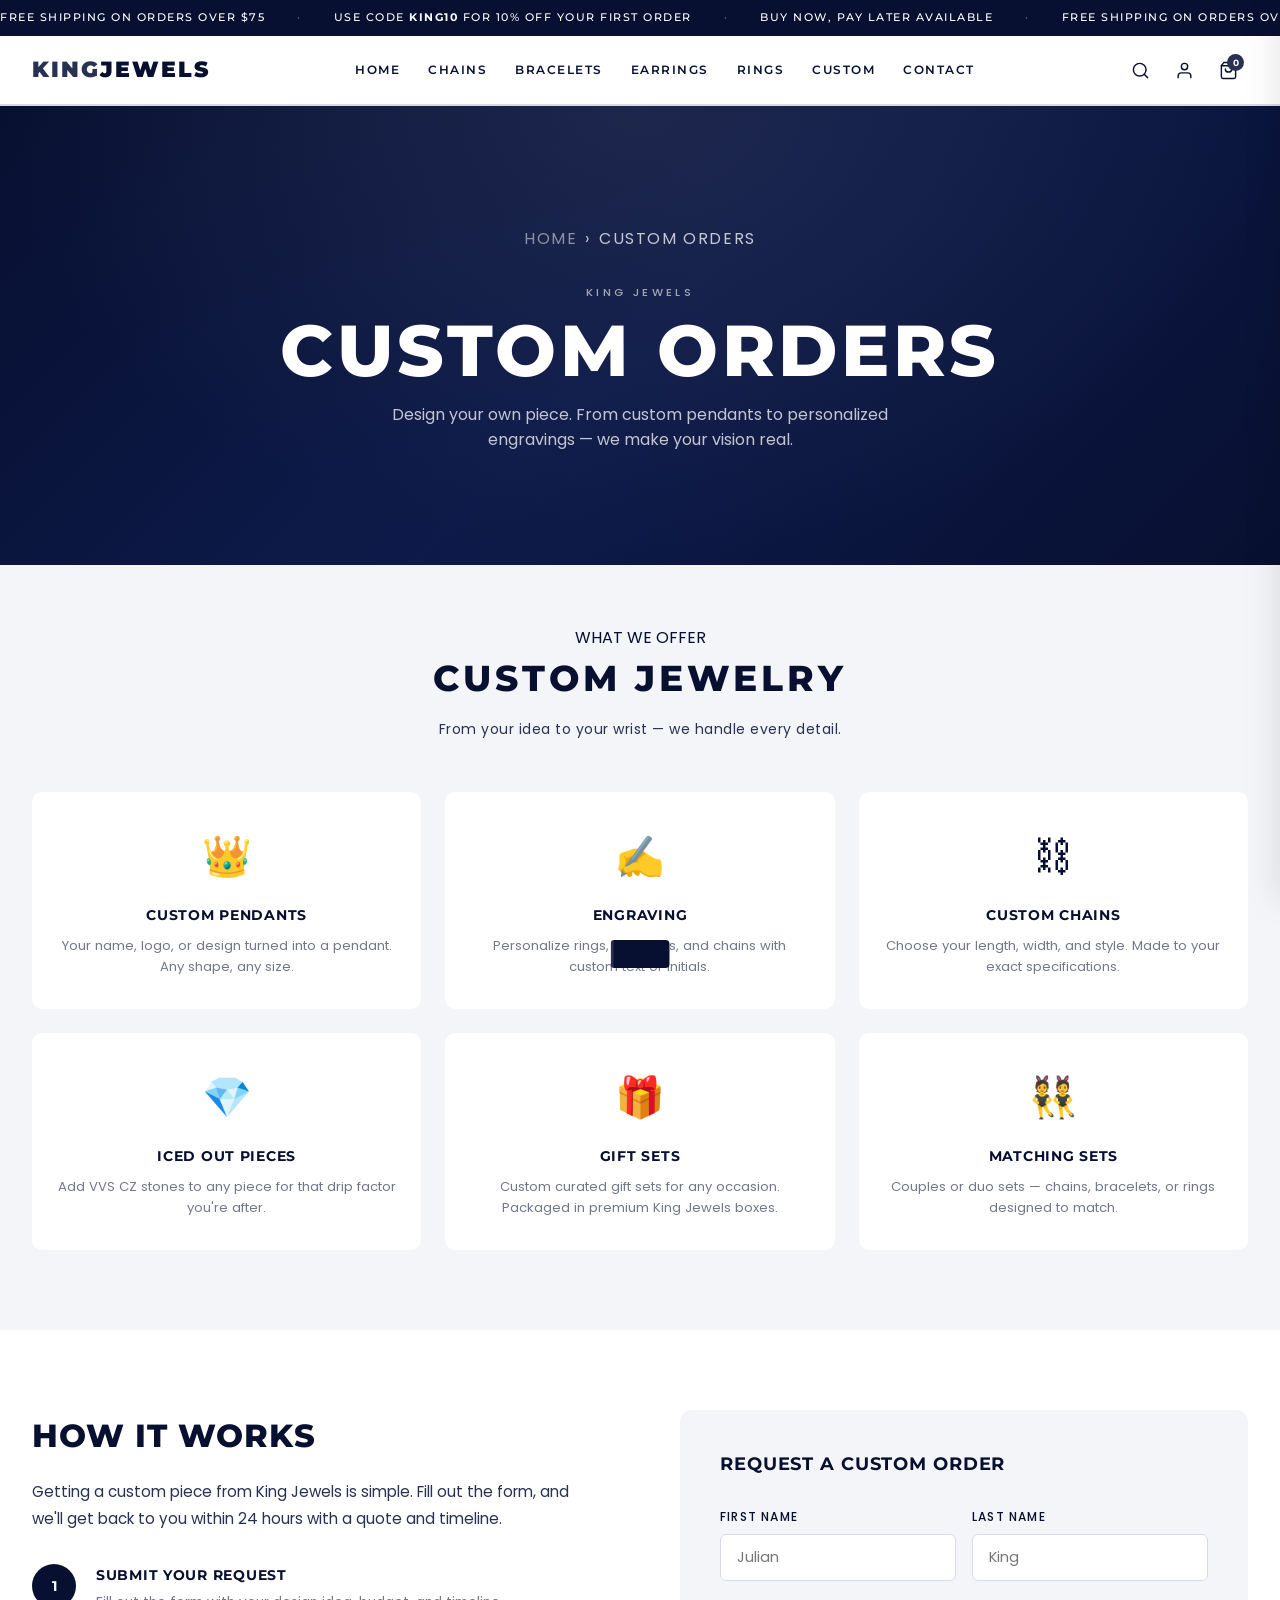
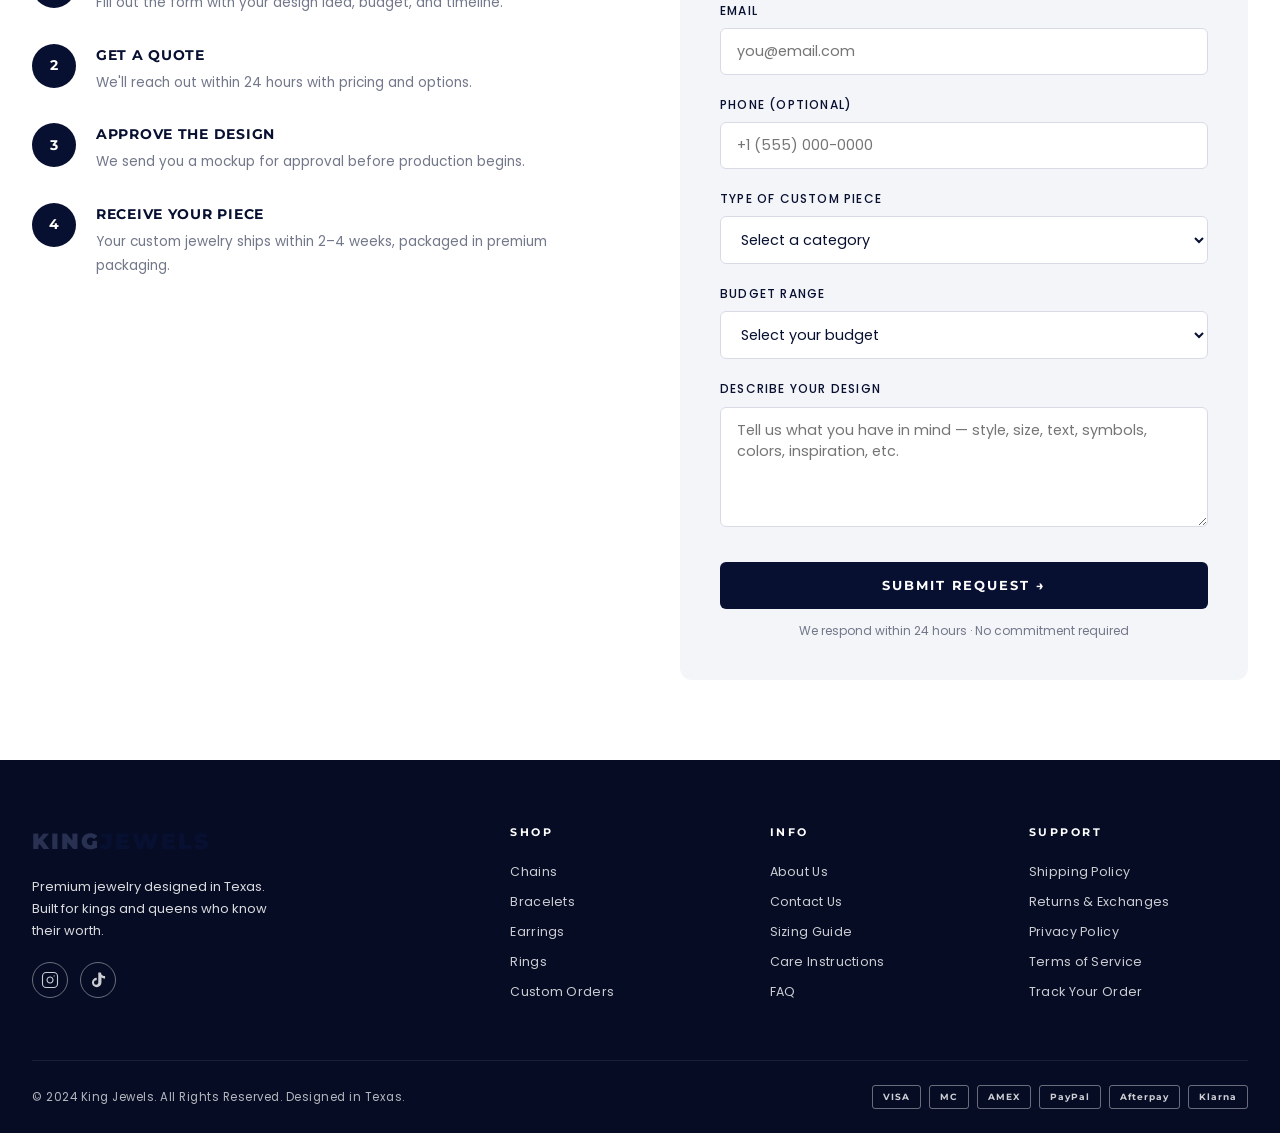
<file: custom.html>
<!DOCTYPE html>
<html lang="en">
<head>
  <meta charset="UTF-8" />
  <meta name="viewport" content="width=device-width, initial-scale=1.0" />
  <title>Custom Orders | KING JEWELS</title>
  <meta name="description" content="Create your own custom jewelry with King Jewels. Custom pendants, chains, bracelets, engravings and more." />
  <link rel="preconnect" href="https://fonts.googleapis.com" />
  <link rel="preconnect" href="https://fonts.gstatic.com" crossorigin />
  <link href="https://fonts.googleapis.com/css2?family=Montserrat:wght@300;400;500;600;700;800;900&family=Poppins:wght@300;400;500;600&display=swap" rel="stylesheet" />
  <link rel="stylesheet" href="styles.css" />
  <style>
    .cat-hero { background:linear-gradient(135deg,#081031 0%,#0d1a4a 50%,#081031 100%); padding:120px 0 80px; text-align:center; position:relative; overflow:hidden; }
    .cat-hero::before { content:''; position:absolute; inset:0; background:radial-gradient(ellipse at 50% 0%,rgba(41,49,82,0.6) 0%,transparent 70%); }
    .cat-hero-eyebrow { font-family:'Poppins',sans-serif; font-size:0.7rem; font-weight:500; letter-spacing:0.3em; color:rgba(255,255,255,0.6); text-transform:uppercase; margin-bottom:12px; position:relative; }
    .cat-hero h1 { font-family:'Montserrat',sans-serif; font-size:clamp(2.5rem,6vw,4.5rem); font-weight:800; color:#ffffff; letter-spacing:0.05em; line-height:1; position:relative; margin-bottom:16px; }
    .cat-hero p { font-family:'Poppins',sans-serif; font-size:1rem; color:rgba(255,255,255,0.75); max-width:520px; margin:0 auto 32px; position:relative; }
    .cat-breadcrumb { font-family:'Poppins',sans-serif; font-size:0.75rem; color:rgba(255,255,255,0.5); letter-spacing:0.1em; position:relative; margin-bottom:20px; }
    .cat-breadcrumb a { color:rgba(255,255,255,0.5); text-decoration:none; }
    .cat-breadcrumb a:hover { color:#fff; }
    .cat-breadcrumb span { margin:0 8px; }

    /* Custom page specific */
    .custom-section { padding:80px 0; background:#ffffff; }
    .custom-grid { display:grid; grid-template-columns:1fr 1fr; gap:80px; align-items:start; }
    @media (max-width:900px) { .custom-grid { grid-template-columns:1fr; gap:48px; } }

    .custom-info h2 { font-family:'Montserrat',sans-serif; font-size:2rem; font-weight:800; color:#081031; margin-bottom:16px; letter-spacing:0.03em; }
    .custom-info p { font-family:'Poppins',sans-serif; font-size:0.95rem; color:#293152; line-height:1.8; margin-bottom:20px; }

    .custom-steps { margin: 32px 0; }
    .custom-step { display:flex; gap:20px; align-items:flex-start; margin-bottom:28px; }
    .step-num { width:44px; height:44px; border-radius:50%; background:#081031; color:#fff; font-family:'Montserrat',sans-serif; font-size:0.9rem; font-weight:700; display:flex; align-items:center; justify-content:center; flex-shrink:0; }
    .step-text h4 { font-family:'Montserrat',sans-serif; font-size:0.9rem; font-weight:700; color:#081031; letter-spacing:0.05em; margin-bottom:4px; }
    .step-text p { font-family:'Poppins',sans-serif; font-size:0.85rem; color:#72778A; margin:0; }

    .custom-form-wrap { background:#f4f5f8; border-radius:12px; padding:40px; }
    .custom-form-wrap h3 { font-family:'Montserrat',sans-serif; font-size:1.1rem; font-weight:700; color:#081031; letter-spacing:0.05em; margin-bottom:28px; }
    .form-group { margin-bottom:20px; }
    .form-group label { display:block; font-family:'Poppins',sans-serif; font-size:0.75rem; font-weight:500; color:#081031; letter-spacing:0.1em; text-transform:uppercase; margin-bottom:8px; }
    .form-group input,
    .form-group select,
    .form-group textarea {
      width:100%; padding:12px 16px; border:1.5px solid #d8dbe6; border-radius:6px; background:#ffffff;
      font-family:'Poppins',sans-serif; font-size:0.9rem; color:#081031; transition:border-color 0.2s; box-sizing:border-box;
    }
    .form-group input:focus,
    .form-group select:focus,
    .form-group textarea:focus { outline:none; border-color:#081031; }
    .form-group textarea { height:120px; resize:vertical; }
    .form-row { display:grid; grid-template-columns:1fr 1fr; gap:16px; }
    @media (max-width:500px) { .form-row { grid-template-columns:1fr; } }
    .form-submit { width:100%; padding:16px; background:#081031; color:#fff; border:none; border-radius:6px; font-family:'Montserrat',sans-serif; font-size:0.8rem; font-weight:700; letter-spacing:0.15em; cursor:pointer; transition:background 0.2s ease; margin-top:8px; }
    .form-submit:hover { background:#293152; }
    .form-note { font-family:'Poppins',sans-serif; font-size:0.75rem; color:#72778A; text-align:center; margin-top:12px; }

    .custom-types { padding:60px 0 80px; background:#f4f5f8; }
    .custom-types-grid { display:grid; grid-template-columns:repeat(3,1fr); gap:24px; margin-top:40px; }
    @media (max-width:768px) { .custom-types-grid { grid-template-columns:1fr 1fr; } }
    @media (max-width:480px) { .custom-types-grid { grid-template-columns:1fr; } }
    .custom-type-card { background:#ffffff; border-radius:10px; padding:32px 24px; text-align:center; }
    .custom-type-icon { font-size:2.5rem; margin-bottom:16px; }
    .custom-type-card h4 { font-family:'Montserrat',sans-serif; font-size:0.9rem; font-weight:700; color:#081031; letter-spacing:0.05em; margin-bottom:8px; }
    .custom-type-card p { font-family:'Poppins',sans-serif; font-size:0.82rem; color:#72778A; line-height:1.6; margin:0; }
  </style>
</head>
<body>

  <div class="page-loader" id="pageLoader">
    <div class="loader-inner">
      <svg class="loader-ring" viewBox="0 0 50 50">
        <circle cx="25" cy="25" r="20" fill="none" stroke="#72778A" stroke-width="2" stroke-dasharray="1,200" stroke-dashoffset="0" stroke-linecap="round" />
      </svg>
      <span class="loader-brand">KJ</span>
    </div>
  </div>

  <div class="announcement-bar">
    <div class="announcement-track">
      <span>FREE SHIPPING ON ORDERS OVER $75</span><span class="ann-sep">·</span>
      <span>USE CODE <strong>KING10</strong> FOR 10% OFF YOUR FIRST ORDER</span><span class="ann-sep">·</span>
      <span>BUY NOW, PAY LATER AVAILABLE</span><span class="ann-sep">·</span>
      <span>FREE SHIPPING ON ORDERS OVER $75</span><span class="ann-sep">·</span>
      <span>USE CODE <strong>KING10</strong> FOR 10% OFF YOUR FIRST ORDER</span><span class="ann-sep">·</span>
      <span>BUY NOW, PAY LATER AVAILABLE</span>
    </div>
  </div>

  <header class="header" id="header">
    <div class="header-inner">
      <button class="hamburger" id="hamburgerBtn" aria-label="Open menu"><span></span><span></span><span></span></button>
      <a href="index.html" class="logo"><span class="logo-king">KING</span><span class="logo-jewels">JEWELS</span></a>
      <nav class="nav" id="desktopNav">
        <a href="index.html" class="nav-link">HOME</a>
        <a href="chains.html" class="nav-link">CHAINS</a>
        <a href="bracelets.html" class="nav-link">BRACELETS</a>
        <a href="earrings.html" class="nav-link">EARRINGS</a>
        <a href="rings.html" class="nav-link">RINGS</a>
        <a href="custom.html" class="nav-link active">CUSTOM</a>
        <a href="contact.html" class="nav-link">CONTACT</a>
      </nav>
      <div class="header-actions">
        <button class="icon-btn" id="searchBtn" aria-label="Search"><svg width="19" height="19" viewBox="0 0 24 24" fill="none" stroke="currentColor" stroke-width="1.8" stroke-linecap="round" stroke-linejoin="round"><circle cx="11" cy="11" r="8"/><line x1="21" y1="21" x2="16.65" y2="16.65"/></svg></button>
        <button class="icon-btn" aria-label="Account"><svg width="19" height="19" viewBox="0 0 24 24" fill="none" stroke="currentColor" stroke-width="1.8" stroke-linecap="round" stroke-linejoin="round"><path d="M20 21v-2a4 4 0 0 0-4-4H8a4 4 0 0 0-4 4v2"/><circle cx="12" cy="7" r="4"/></svg></button>
        <button class="icon-btn cart-btn" id="cartBtn" aria-label="Cart"><svg width="19" height="19" viewBox="0 0 24 24" fill="none" stroke="currentColor" stroke-width="1.8" stroke-linecap="round" stroke-linejoin="round"><path d="M6 2L3 6v14a2 2 0 0 0 2 2h14a2 2 0 0 0 2-2V6l-3-4z"/><line x1="3" y1="6" x2="21" y2="6"/><path d="M16 10a4 4 0 0 1-8 0"/></svg><span class="cart-count" id="cartCount">0</span></button>
      </div>
    </div>
    <div class="search-bar" id="searchBar">
      <div class="search-inner">
        <svg width="18" height="18" viewBox="0 0 24 24" fill="none" stroke="#888" stroke-width="1.8" stroke-linecap="round" stroke-linejoin="round"><circle cx="11" cy="11" r="8"/><line x1="21" y1="21" x2="16.65" y2="16.65"/></svg>
        <input type="text" placeholder="Search for chains, bracelets, rings..." class="search-input" id="searchInput" />
        <button class="search-close" id="searchClose" aria-label="Close search"><svg width="18" height="18" viewBox="0 0 24 24" fill="none" stroke="currentColor" stroke-width="1.8" stroke-linecap="round" stroke-linejoin="round"><line x1="18" y1="6" x2="6" y2="18"/><line x1="6" y1="6" x2="18" y2="18"/></svg></button>
      </div>
    </div>
  </header>

  <div class="mobile-overlay" id="mobileOverlay"></div>
  <div class="mobile-menu" id="mobileMenu">
    <div class="mobile-menu-head">
      <a href="index.html" class="logo"><span class="logo-king">KING</span><span class="logo-jewels">JEWELS</span></a>
      <button class="close-btn" id="closeMobileMenu" aria-label="Close menu"><svg width="22" height="22" viewBox="0 0 24 24" fill="none" stroke="currentColor" stroke-width="1.8" stroke-linecap="round" stroke-linejoin="round"><line x1="18" y1="6" x2="6" y2="18"/><line x1="6" y1="6" x2="18" y2="18"/></svg></button>
    </div>
    <nav class="mobile-nav">
      <a href="index.html" class="mobile-nav-link">HOME</a>
      <a href="chains.html" class="mobile-nav-link">CHAINS</a>
      <a href="bracelets.html" class="mobile-nav-link">BRACELETS</a>
      <a href="earrings.html" class="mobile-nav-link">EARRINGS</a>
      <a href="rings.html" class="mobile-nav-link">RINGS</a>
      <a href="custom.html" class="mobile-nav-link">CUSTOM</a>
      <a href="contact.html" class="mobile-nav-link">CONTACT</a>
    </nav>
    <div class="mobile-menu-footer"><p>Free shipping over $75 · 1000+ happy customers</p></div>
  </div>

  <div class="cart-overlay" id="cartOverlay"></div>
  <div class="cart-drawer" id="cartDrawer">
    <div class="cart-header"><h3>YOUR CART</h3><button class="cart-close" id="cartClose" aria-label="Close cart"><svg width="20" height="20" viewBox="0 0 24 24" fill="none" stroke="currentColor" stroke-width="1.8" stroke-linecap="round" stroke-linejoin="round"><line x1="18" y1="6" x2="6" y2="18"/><line x1="6" y1="6" x2="18" y2="18"/></svg></button></div>
    <div class="cart-body" id="cartBody"><div class="cart-empty"><p>Your cart is empty</p><a href="index.html" class="btn-primary" style="margin-top:16px;display:inline-block;">SHOP NOW</a></div></div>
    <div class="cart-footer" id="cartFooter" style="display:none;"><div class="cart-total"><span>TOTAL</span><span id="cartTotal">$0.00</span></div><button class="btn-primary" style="width:100%;">CHECKOUT</button></div>
  </div>

  <main>
    <section class="cat-hero">
      <div class="container">
        <p class="cat-breadcrumb"><a href="index.html">HOME</a><span>›</span>CUSTOM ORDERS</p>
        <div class="cat-hero-eyebrow">KING JEWELS</div>
        <h1>CUSTOM ORDERS</h1>
        <p>Design your own piece. From custom pendants to personalized engravings — we make your vision real.</p>
      </div>
    </section>

    <!-- What We Do -->
    <section class="custom-types">
      <div class="container">
        <div class="section-header">
          <span class="section-eye">WHAT WE OFFER</span>
          <h2 class="section-title">CUSTOM JEWELRY</h2>
          <p class="section-sub">From your idea to your wrist — we handle every detail.</p>
        </div>
        <div class="custom-types-grid">
          <div class="custom-type-card">
            <div class="custom-type-icon">👑</div>
            <h4>CUSTOM PENDANTS</h4>
            <p>Your name, logo, or design turned into a pendant. Any shape, any size.</p>
          </div>
          <div class="custom-type-card">
            <div class="custom-type-icon">✍️</div>
            <h4>ENGRAVING</h4>
            <p>Personalize rings, bracelets, and chains with custom text or initials.</p>
          </div>
          <div class="custom-type-card">
            <div class="custom-type-icon">⛓</div>
            <h4>CUSTOM CHAINS</h4>
            <p>Choose your length, width, and style. Made to your exact specifications.</p>
          </div>
          <div class="custom-type-card">
            <div class="custom-type-icon">💎</div>
            <h4>ICED OUT PIECES</h4>
            <p>Add VVS CZ stones to any piece for that drip factor you're after.</p>
          </div>
          <div class="custom-type-card">
            <div class="custom-type-icon">🎁</div>
            <h4>GIFT SETS</h4>
            <p>Custom curated gift sets for any occasion. Packaged in premium King Jewels boxes.</p>
          </div>
          <div class="custom-type-card">
            <div class="custom-type-icon">👯</div>
            <h4>MATCHING SETS</h4>
            <p>Couples or duo sets — chains, bracelets, or rings designed to match.</p>
          </div>
        </div>
      </div>
    </section>

    <!-- Form Section -->
    <section class="custom-section">
      <div class="container">
        <div class="custom-grid">

          <div class="custom-info">
            <h2>HOW IT WORKS</h2>
            <p>Getting a custom piece from King Jewels is simple. Fill out the form, and we'll get back to you within 24 hours with a quote and timeline.</p>
            <div class="custom-steps">
              <div class="custom-step">
                <div class="step-num">1</div>
                <div class="step-text">
                  <h4>SUBMIT YOUR REQUEST</h4>
                  <p>Fill out the form with your design idea, budget, and timeline.</p>
                </div>
              </div>
              <div class="custom-step">
                <div class="step-num">2</div>
                <div class="step-text">
                  <h4>GET A QUOTE</h4>
                  <p>We'll reach out within 24 hours with pricing and options.</p>
                </div>
              </div>
              <div class="custom-step">
                <div class="step-num">3</div>
                <div class="step-text">
                  <h4>APPROVE THE DESIGN</h4>
                  <p>We send you a mockup for approval before production begins.</p>
                </div>
              </div>
              <div class="custom-step">
                <div class="step-num">4</div>
                <div class="step-text">
                  <h4>RECEIVE YOUR PIECE</h4>
                  <p>Your custom jewelry ships within 2–4 weeks, packaged in premium packaging.</p>
                </div>
              </div>
            </div>
          </div>

          <div class="custom-form-wrap">
            <h3>REQUEST A CUSTOM ORDER</h3>
            <form onsubmit="handleCustomOrder(event)">
              <div class="form-row">
                <div class="form-group">
                  <label>First Name</label>
                  <input type="text" placeholder="Julian" required />
                </div>
                <div class="form-group">
                  <label>Last Name</label>
                  <input type="text" placeholder="King" required />
                </div>
              </div>
              <div class="form-group">
                <label>Email</label>
                <input type="email" placeholder="you@email.com" required />
              </div>
              <div class="form-group">
                <label>Phone (Optional)</label>
                <input type="tel" placeholder="+1 (555) 000-0000" />
              </div>
              <div class="form-group">
                <label>Type of Custom Piece</label>
                <select required>
                  <option value="" disabled selected>Select a category</option>
                  <option>Custom Pendant</option>
                  <option>Custom Chain</option>
                  <option>Custom Bracelet</option>
                  <option>Custom Ring</option>
                  <option>Engraving</option>
                  <option>Iced Out Piece</option>
                  <option>Matching Set</option>
                  <option>Gift Set</option>
                  <option>Other</option>
                </select>
              </div>
              <div class="form-group">
                <label>Budget Range</label>
                <select required>
                  <option value="" disabled selected>Select your budget</option>
                  <option>Under $100</option>
                  <option>$100 – $250</option>
                  <option>$250 – $500</option>
                  <option>$500 – $1,000</option>
                  <option>$1,000+</option>
                </select>
              </div>
              <div class="form-group">
                <label>Describe Your Design</label>
                <textarea placeholder="Tell us what you have in mind — style, size, text, symbols, colors, inspiration, etc." required></textarea>
              </div>
              <button type="submit" class="form-submit">SUBMIT REQUEST →</button>
              <p class="form-note">We respond within 24 hours · No commitment required</p>
            </form>
          </div>

        </div>
      </div>
    </section>
  </main>

  <footer class="footer">
    <div class="container">
      <div class="footer-grid">
        <div class="footer-brand">
          <a href="index.html" class="logo"><span class="logo-king">KING</span><span class="logo-jewels">JEWELS</span></a>
          <p>Premium jewelry designed in Texas. Built for kings and queens who know their worth.</p>
          <div class="social-links">
            <a href="#" class="social-link" aria-label="Instagram"><svg width="18" height="18" viewBox="0 0 24 24" fill="none" stroke="currentColor" stroke-width="1.5" stroke-linecap="round" stroke-linejoin="round"><rect x="2" y="2" width="20" height="20" rx="5" ry="5"/><path d="M16 11.37A4 4 0 1 1 12.63 8 4 4 0 0 1 16 11.37z"/><line x1="17.5" y1="6.5" x2="17.51" y2="6.5"/></svg></a>
            <a href="#" class="social-link" aria-label="TikTok"><svg width="18" height="18" viewBox="0 0 24 24" fill="currentColor"><path d="M19.59 6.69a4.83 4.83 0 0 1-3.77-4.25V2h-3.45v13.67a2.89 2.89 0 0 1-2.88 2.5 2.89 2.89 0 0 1-2.89-2.89 2.89 2.89 0 0 1 2.89-2.89c.28 0 .54.04.79.1V9.01a6.34 6.34 0 0 0-6.34 6.34 6.34 6.34 0 0 0 6.34 6.34 6.34 6.34 0 0 0 6.33-6.34V8.69a8.29 8.29 0 0 0 4.83 1.54V6.69z"/></svg></a>
          </div>
        </div>
        <div class="footer-col"><h4>SHOP</h4><a href="chains.html">Chains</a><a href="bracelets.html">Bracelets</a><a href="earrings.html">Earrings</a><a href="rings.html">Rings</a><a href="custom.html">Custom Orders</a></div>
        <div class="footer-col"><h4>INFO</h4><a href="contact.html">About Us</a><a href="contact.html">Contact Us</a><a href="#">Sizing Guide</a><a href="#">Care Instructions</a><a href="#">FAQ</a></div>
        <div class="footer-col"><h4>SUPPORT</h4><a href="#">Shipping Policy</a><a href="#">Returns &amp; Exchanges</a><a href="#">Privacy Policy</a><a href="#">Terms of Service</a><a href="#">Track Your Order</a></div>
      </div>
      <div class="footer-bottom">
        <p>© 2024 King Jewels. All Rights Reserved. Designed in Texas.</p>
        <div class="payment-methods"><span class="pay-badge">VISA</span><span class="pay-badge">MC</span><span class="pay-badge">AMEX</span><span class="pay-badge">PayPal</span><span class="pay-badge">Afterpay</span><span class="pay-badge">Klarna</span></div>
      </div>
    </div>
  </footer>

  <div class="toast" id="toast"></div>
  <script src="script.js"></script>
  <script>
    function handleCustomOrder(e) {
      e.preventDefault();
      const toast = document.getElementById('toast');
      toast.textContent = "Request submitted! We'll reach out within 24 hours.";
      toast.classList.add('show');
      setTimeout(() => toast.classList.remove('show'), 4000);
      e.target.reset();
    }
  </script>
</body>
</html>
</file>
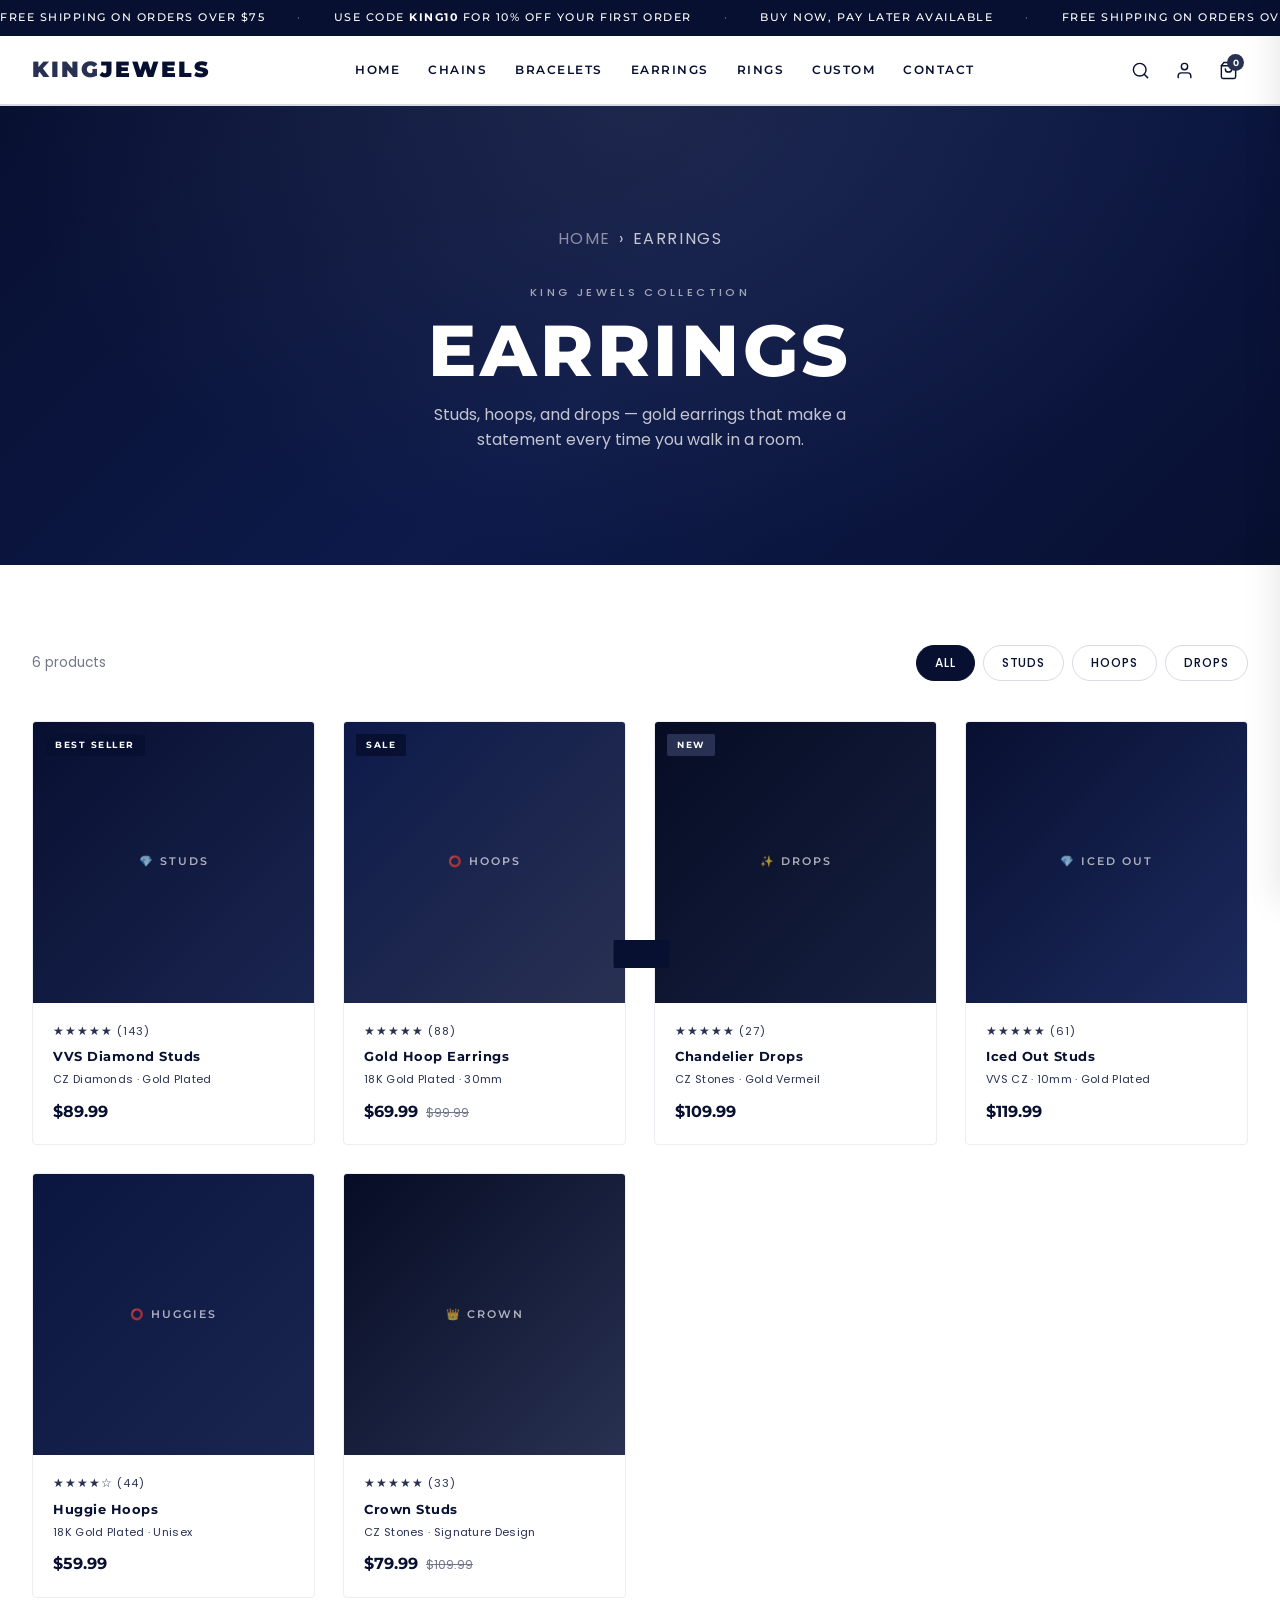
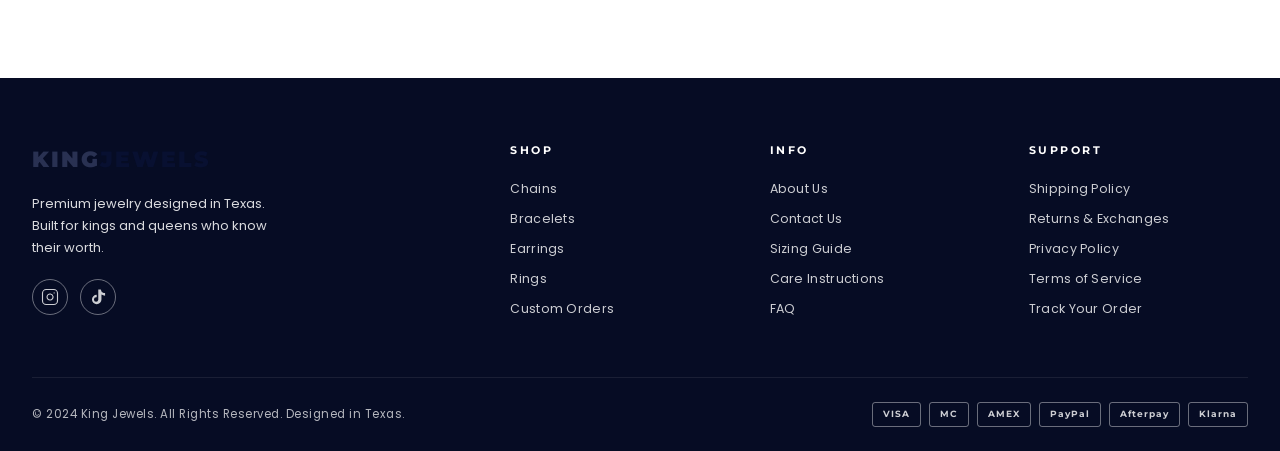
<file: earrings.html>
<!DOCTYPE html>
<html lang="en">
<head>
  <meta charset="UTF-8" />
  <meta name="viewport" content="width=device-width, initial-scale=1.0" />
  <title>Earrings | KING JEWELS</title>
  <meta name="description" content="Shop premium gold earrings — studs, hoops, drops, and more. Free shipping over $75." />
  <link rel="preconnect" href="https://fonts.googleapis.com" />
  <link rel="preconnect" href="https://fonts.gstatic.com" crossorigin />
  <link href="https://fonts.googleapis.com/css2?family=Montserrat:wght@300;400;500;600;700;800;900&family=Poppins:wght@300;400;500;600&display=swap" rel="stylesheet" />
  <link rel="stylesheet" href="styles.css" />
  <style>
    .cat-hero { background:linear-gradient(135deg,#081031 0%,#0d1a4a 50%,#081031 100%); padding:120px 0 80px; text-align:center; position:relative; overflow:hidden; }
    .cat-hero::before { content:''; position:absolute; inset:0; background:radial-gradient(ellipse at 50% 0%,rgba(41,49,82,0.6) 0%,transparent 70%); }
    .cat-hero-eyebrow { font-family:'Poppins',sans-serif; font-size:0.7rem; font-weight:500; letter-spacing:0.3em; color:rgba(255,255,255,0.6); text-transform:uppercase; margin-bottom:12px; position:relative; }
    .cat-hero h1 { font-family:'Montserrat',sans-serif; font-size:clamp(2.5rem,6vw,4.5rem); font-weight:800; color:#ffffff; letter-spacing:0.05em; line-height:1; position:relative; margin-bottom:16px; }
    .cat-hero p { font-family:'Poppins',sans-serif; font-size:1rem; color:rgba(255,255,255,0.75); max-width:500px; margin:0 auto 32px; position:relative; }
    .cat-breadcrumb { font-family:'Poppins',sans-serif; font-size:0.75rem; color:rgba(255,255,255,0.5); letter-spacing:0.1em; position:relative; }
    .cat-breadcrumb a { color:rgba(255,255,255,0.5); text-decoration:none; }
    .cat-breadcrumb a:hover { color:#fff; }
    .cat-breadcrumb span { margin:0 8px; }
    .cat-products-section { padding:80px 0; background:#ffffff; }
    .cat-filters { display:flex; align-items:center; justify-content:space-between; margin-bottom:40px; flex-wrap:wrap; gap:16px; }
    .cat-count { font-family:'Poppins',sans-serif; font-size:0.85rem; color:#72778A; }
    .filter-tabs { display:flex; gap:8px; flex-wrap:wrap; }
    .filter-tab { font-family:'Poppins',sans-serif; font-size:0.75rem; font-weight:500; letter-spacing:0.08em; padding:8px 18px; border:1.5px solid #d8dbe6; border-radius:100px; background:transparent; color:#081031; cursor:pointer; transition:all 0.2s ease; }
    .filter-tab:hover, .filter-tab.active { background:#081031; border-color:#081031; color:#ffffff; }
    .products-grid-4 { display:grid; grid-template-columns:repeat(4,1fr); gap:28px; }
    @media (max-width:1100px) { .products-grid-4 { grid-template-columns:repeat(3,1fr); } }
    @media (max-width:768px) { .products-grid-4 { grid-template-columns:repeat(2,1fr); gap:16px; } }
    @media (max-width:480px) { .products-grid-4 { grid-template-columns:1fr; } }
    .pimg-e1 { background:linear-gradient(135deg,#081031 0%,#1a2550 100%); }
    .pimg-e2 { background:linear-gradient(135deg,#0d1a4a 0%,#293152 100%); }
    .pimg-e3 { background:linear-gradient(135deg,#060c24 0%,#162040 100%); }
    .pimg-e4 { background:linear-gradient(135deg,#081031 0%,#1c2a5e 100%); }
    .pimg-e5 { background:linear-gradient(135deg,#0a1540 0%,#1a2550 100%); }
    .pimg-e6 { background:linear-gradient(135deg,#060c24 0%,#293152 100%); }
  </style>
  <!-- Shopify Buy Button SDK -->
  <script type="text/javascript" src="https://sdks.shopifycdn.com/buy-button/latest/buy-button-storefront.min.js" onload="if(window.KJ_SHOPIFY)KJ_SHOPIFY.init()"></script>
</head>
<body>

  <div class="page-loader" id="pageLoader">
    <div class="loader-inner">
      <svg class="loader-ring" viewBox="0 0 50 50">
        <circle cx="25" cy="25" r="20" fill="none" stroke="#72778A" stroke-width="2" stroke-dasharray="1,200" stroke-dashoffset="0" stroke-linecap="round" />
      </svg>
      <span class="loader-brand">KJ</span>
    </div>
  </div>

  <div class="announcement-bar">
    <div class="announcement-track">
      <span>FREE SHIPPING ON ORDERS OVER $75</span><span class="ann-sep">·</span>
      <span>USE CODE <strong>KING10</strong> FOR 10% OFF YOUR FIRST ORDER</span><span class="ann-sep">·</span>
      <span>BUY NOW, PAY LATER AVAILABLE</span><span class="ann-sep">·</span>
      <span>FREE SHIPPING ON ORDERS OVER $75</span><span class="ann-sep">·</span>
      <span>USE CODE <strong>KING10</strong> FOR 10% OFF YOUR FIRST ORDER</span><span class="ann-sep">·</span>
      <span>BUY NOW, PAY LATER AVAILABLE</span>
    </div>
  </div>

  <header class="header" id="header">
    <div class="header-inner">
      <button class="hamburger" id="hamburgerBtn" aria-label="Open menu"><span></span><span></span><span></span></button>
      <a href="index.html" class="logo"><span class="logo-king">KING</span><span class="logo-jewels">JEWELS</span></a>
      <nav class="nav" id="desktopNav">
        <a href="index.html" class="nav-link">HOME</a>
        <a href="chains.html" class="nav-link">CHAINS</a>
        <a href="bracelets.html" class="nav-link">BRACELETS</a>
        <a href="earrings.html" class="nav-link active">EARRINGS</a>
        <a href="rings.html" class="nav-link">RINGS</a>
        <a href="custom.html" class="nav-link">CUSTOM</a>
        <a href="contact.html" class="nav-link">CONTACT</a>
      </nav>
      <div class="header-actions">
        <button class="icon-btn" id="searchBtn" aria-label="Search"><svg width="19" height="19" viewBox="0 0 24 24" fill="none" stroke="currentColor" stroke-width="1.8" stroke-linecap="round" stroke-linejoin="round"><circle cx="11" cy="11" r="8"/><line x1="21" y1="21" x2="16.65" y2="16.65"/></svg></button>
        <button class="icon-btn" aria-label="Account"><svg width="19" height="19" viewBox="0 0 24 24" fill="none" stroke="currentColor" stroke-width="1.8" stroke-linecap="round" stroke-linejoin="round"><path d="M20 21v-2a4 4 0 0 0-4-4H8a4 4 0 0 0-4 4v2"/><circle cx="12" cy="7" r="4"/></svg></button>
        <button class="icon-btn cart-btn" id="cartBtn" aria-label="Cart"><svg width="19" height="19" viewBox="0 0 24 24" fill="none" stroke="currentColor" stroke-width="1.8" stroke-linecap="round" stroke-linejoin="round"><path d="M6 2L3 6v14a2 2 0 0 0 2 2h14a2 2 0 0 0 2-2V6l-3-4z"/><line x1="3" y1="6" x2="21" y2="6"/><path d="M16 10a4 4 0 0 1-8 0"/></svg><span class="cart-count" id="cartCount">0</span></button>
      </div>
    </div>
    <div class="search-bar" id="searchBar">
      <div class="search-inner">
        <svg width="18" height="18" viewBox="0 0 24 24" fill="none" stroke="#888" stroke-width="1.8" stroke-linecap="round" stroke-linejoin="round"><circle cx="11" cy="11" r="8"/><line x1="21" y1="21" x2="16.65" y2="16.65"/></svg>
        <input type="text" placeholder="Search for chains, bracelets, rings..." class="search-input" id="searchInput" />
        <button class="search-close" id="searchClose" aria-label="Close search"><svg width="18" height="18" viewBox="0 0 24 24" fill="none" stroke="currentColor" stroke-width="1.8" stroke-linecap="round" stroke-linejoin="round"><line x1="18" y1="6" x2="6" y2="18"/><line x1="6" y1="6" x2="18" y2="18"/></svg></button>
      </div>
    </div>
  </header>

  <div class="mobile-overlay" id="mobileOverlay"></div>
  <div class="mobile-menu" id="mobileMenu">
    <div class="mobile-menu-head">
      <a href="index.html" class="logo"><span class="logo-king">KING</span><span class="logo-jewels">JEWELS</span></a>
      <button class="close-btn" id="closeMobileMenu" aria-label="Close menu"><svg width="22" height="22" viewBox="0 0 24 24" fill="none" stroke="currentColor" stroke-width="1.8" stroke-linecap="round" stroke-linejoin="round"><line x1="18" y1="6" x2="6" y2="18"/><line x1="6" y1="6" x2="18" y2="18"/></svg></button>
    </div>
    <nav class="mobile-nav">
      <a href="index.html" class="mobile-nav-link">HOME</a>
      <a href="chains.html" class="mobile-nav-link">CHAINS</a>
      <a href="bracelets.html" class="mobile-nav-link">BRACELETS</a>
      <a href="earrings.html" class="mobile-nav-link">EARRINGS</a>
      <a href="rings.html" class="mobile-nav-link">RINGS</a>
      <a href="custom.html" class="mobile-nav-link">CUSTOM</a>
      <a href="contact.html" class="mobile-nav-link">CONTACT</a>
    </nav>
    <div class="mobile-menu-footer"><p>Free shipping over $75 · 1000+ happy customers</p></div>
  </div>

  <div class="cart-overlay" id="cartOverlay"></div>
  <div class="cart-drawer" id="cartDrawer">
    <div class="cart-header"><h3>YOUR CART</h3><button class="cart-close" id="cartClose" aria-label="Close cart"><svg width="20" height="20" viewBox="0 0 24 24" fill="none" stroke="currentColor" stroke-width="1.8" stroke-linecap="round" stroke-linejoin="round"><line x1="18" y1="6" x2="6" y2="18"/><line x1="6" y1="6" x2="18" y2="18"/></svg></button></div>
    <div class="cart-body" id="cartBody"><div class="cart-empty"><p>Your cart is empty</p><a href="index.html" class="btn-primary" style="margin-top:16px;display:inline-block;">SHOP NOW</a></div></div>
    <div class="cart-footer" id="cartFooter" style="display:none;"><div class="cart-total"><span>TOTAL</span><span id="cartTotal">$0.00</span></div><button class="btn-primary" style="width:100%;">CHECKOUT</button></div>
  </div>

  <main>
    <section class="cat-hero">
      <div class="container">
        <p class="cat-breadcrumb"><a href="index.html">HOME</a><span>›</span>EARRINGS</p>
        <div class="cat-hero-eyebrow">KING JEWELS COLLECTION</div>
        <h1>EARRINGS</h1>
        <p>Studs, hoops, and drops — gold earrings that make a statement every time you walk in a room.</p>
      </div>
    </section>

    <section class="cat-products-section">
      <div class="container">
        <div class="cat-filters">
          <span class="cat-count">6 products</span>
          <div class="filter-tabs">
            <button class="filter-tab active">ALL</button>
            <button class="filter-tab">STUDS</button>
            <button class="filter-tab">HOOPS</button>
            <button class="filter-tab">DROPS</button>
          </div>
        </div>
        <div class="products-grid-4">

          <div class="product-card" data-name="Diamond Stud Earrings" data-price="89.99">
            <div class="product-img-wrap">
              <div class="product-img pimg-e1"><div class="pimg-label">💎 STUDS</div></div>
              <div class="product-badge">BEST SELLER</div>
              <div class="kj-buy-btn" data-shopify-product="earring-studs"></div>
            </div>
            <div class="product-info">
              <div class="product-stars">★★★★★ <span class="review-count">(143)</span></div>
              <h3 class="product-name">VVS Diamond Studs</h3>
              <p class="product-material">CZ Diamonds · Gold Plated</p>
              <div class="product-price"><span class="price-current">$89.99</span></div>
            </div>
          </div>

          <div class="product-card" data-name="Gold Hoop Earrings" data-price="69.99">
            <div class="product-img-wrap">
              <div class="product-img pimg-e2"><div class="pimg-label">⭕ HOOPS</div></div>
              <div class="product-badge">SALE</div>
              <div class="kj-buy-btn" data-shopify-product="earring-hoops"></div>
            </div>
            <div class="product-info">
              <div class="product-stars">★★★★★ <span class="review-count">(88)</span></div>
              <h3 class="product-name">Gold Hoop Earrings</h3>
              <p class="product-material">18K Gold Plated · 30mm</p>
              <div class="product-price"><span class="price-sale">$69.99</span><span class="price-orig">$99.99</span></div>
            </div>
          </div>

          <div class="product-card" data-name="Drop Earrings" data-price="109.99">
            <div class="product-img-wrap">
              <div class="product-img pimg-e3"><div class="pimg-label">✨ DROPS</div></div>
              <div class="product-badge new-badge">NEW</div>
              <div class="kj-buy-btn" data-shopify-product="earring-drops"></div>
            </div>
            <div class="product-info">
              <div class="product-stars">★★★★★ <span class="review-count">(27)</span></div>
              <h3 class="product-name">Chandelier Drops</h3>
              <p class="product-material">CZ Stones · Gold Vermeil</p>
              <div class="product-price"><span class="price-current">$109.99</span></div>
            </div>
          </div>

          <div class="product-card" data-name="Iced Stud Earrings" data-price="119.99">
            <div class="product-img-wrap">
              <div class="product-img pimg-e4"><div class="pimg-label">💎 ICED OUT</div></div>
              <div class="kj-buy-btn" data-shopify-product="earring-iced-studs"></div>
            </div>
            <div class="product-info">
              <div class="product-stars">★★★★★ <span class="review-count">(61)</span></div>
              <h3 class="product-name">Iced Out Studs</h3>
              <p class="product-material">VVS CZ · 10mm · Gold Plated</p>
              <div class="product-price"><span class="price-current">$119.99</span></div>
            </div>
          </div>

          <div class="product-card" data-name="Huggie Earrings" data-price="59.99">
            <div class="product-img-wrap">
              <div class="product-img pimg-e5"><div class="pimg-label">⭕ HUGGIES</div></div>
              <div class="kj-buy-btn" data-shopify-product="earring-huggies"></div>
            </div>
            <div class="product-info">
              <div class="product-stars">★★★★☆ <span class="review-count">(44)</span></div>
              <h3 class="product-name">Huggie Hoops</h3>
              <p class="product-material">18K Gold Plated · Unisex</p>
              <div class="product-price"><span class="price-current">$59.99</span></div>
            </div>
          </div>

          <div class="product-card" data-name="King Crown Earrings" data-price="79.99">
            <div class="product-img-wrap">
              <div class="product-img pimg-e6"><div class="pimg-label">👑 CROWN</div></div>
              <div class="kj-buy-btn" data-shopify-product="earring-crown"></div>
            </div>
            <div class="product-info">
              <div class="product-stars">★★★★★ <span class="review-count">(33)</span></div>
              <h3 class="product-name">Crown Studs</h3>
              <p class="product-material">CZ Stones · Signature Design</p>
              <div class="product-price"><span class="price-sale">$79.99</span><span class="price-orig">$109.99</span></div>
            </div>
          </div>

        </div>
      </div>
    </section>
  </main>

  <footer class="footer">
    <div class="container">
      <div class="footer-grid">
        <div class="footer-brand">
          <a href="index.html" class="logo"><span class="logo-king">KING</span><span class="logo-jewels">JEWELS</span></a>
          <p>Premium jewelry designed in Texas. Built for kings and queens who know their worth.</p>
          <div class="social-links">
            <a href="#" class="social-link" aria-label="Instagram"><svg width="18" height="18" viewBox="0 0 24 24" fill="none" stroke="currentColor" stroke-width="1.5" stroke-linecap="round" stroke-linejoin="round"><rect x="2" y="2" width="20" height="20" rx="5" ry="5"/><path d="M16 11.37A4 4 0 1 1 12.63 8 4 4 0 0 1 16 11.37z"/><line x1="17.5" y1="6.5" x2="17.51" y2="6.5"/></svg></a>
            <a href="#" class="social-link" aria-label="TikTok"><svg width="18" height="18" viewBox="0 0 24 24" fill="currentColor"><path d="M19.59 6.69a4.83 4.83 0 0 1-3.77-4.25V2h-3.45v13.67a2.89 2.89 0 0 1-2.88 2.5 2.89 2.89 0 0 1-2.89-2.89 2.89 2.89 0 0 1 2.89-2.89c.28 0 .54.04.79.1V9.01a6.34 6.34 0 0 0-6.34 6.34 6.34 6.34 0 0 0 6.34 6.34 6.34 6.34 0 0 0 6.33-6.34V8.69a8.29 8.29 0 0 0 4.83 1.54V6.69z"/></svg></a>
          </div>
        </div>
        <div class="footer-col"><h4>SHOP</h4><a href="chains.html">Chains</a><a href="bracelets.html">Bracelets</a><a href="earrings.html">Earrings</a><a href="rings.html">Rings</a><a href="custom.html">Custom Orders</a></div>
        <div class="footer-col"><h4>INFO</h4><a href="contact.html">About Us</a><a href="contact.html">Contact Us</a><a href="#">Sizing Guide</a><a href="#">Care Instructions</a><a href="#">FAQ</a></div>
        <div class="footer-col"><h4>SUPPORT</h4><a href="#">Shipping Policy</a><a href="#">Returns &amp; Exchanges</a><a href="#">Privacy Policy</a><a href="#">Terms of Service</a><a href="#">Track Your Order</a></div>
      </div>
      <div class="footer-bottom">
        <p>© 2024 King Jewels. All Rights Reserved. Designed in Texas.</p>
        <div class="payment-methods"><span class="pay-badge">VISA</span><span class="pay-badge">MC</span><span class="pay-badge">AMEX</span><span class="pay-badge">PayPal</span><span class="pay-badge">Afterpay</span><span class="pay-badge">Klarna</span></div>
      </div>
    </div>
  </footer>

  <div class="toast" id="toast"></div>
  <script src="script.js"></script>
  <!-- Shopify Buy Button Integration -->
  <script src="shopify.js"></script>
</body>
</html>
</file>
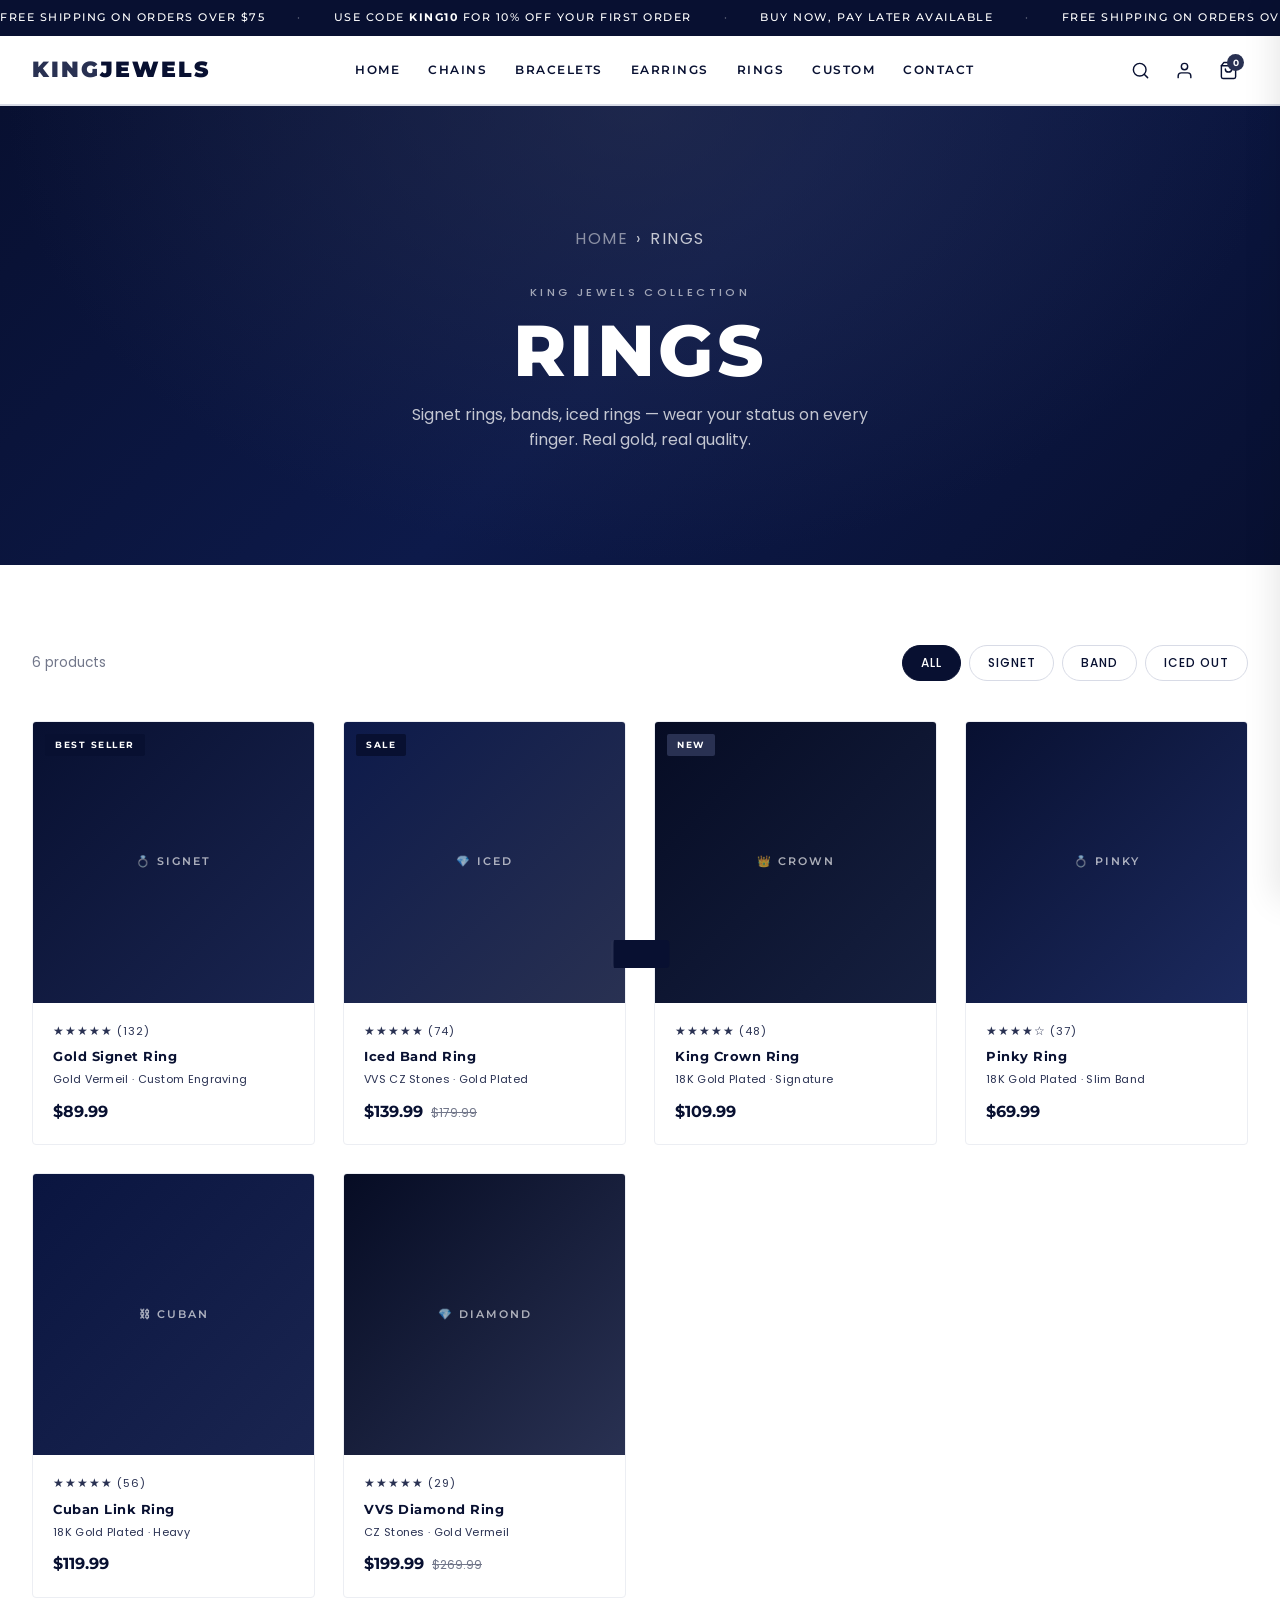
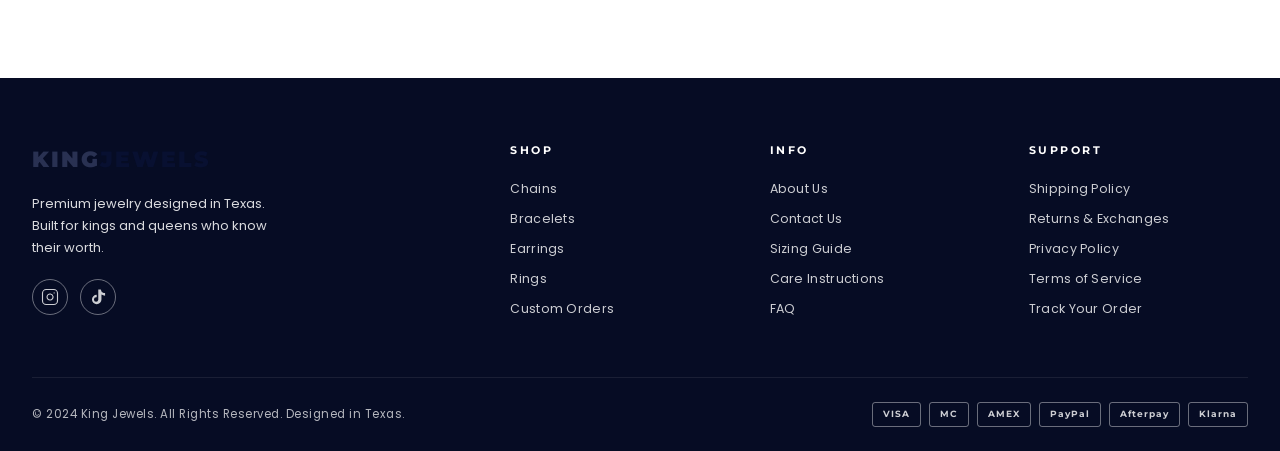
<file: rings.html>
<!DOCTYPE html>
<html lang="en">
<head>
  <meta charset="UTF-8" />
  <meta name="viewport" content="width=device-width, initial-scale=1.0" />
  <title>Rings | KING JEWELS</title>
  <meta name="description" content="Shop premium gold rings — signet rings, band rings, iced rings, and more. Free shipping over $75." />
  <link rel="preconnect" href="https://fonts.googleapis.com" />
  <link rel="preconnect" href="https://fonts.gstatic.com" crossorigin />
  <link href="https://fonts.googleapis.com/css2?family=Montserrat:wght@300;400;500;600;700;800;900&family=Poppins:wght@300;400;500;600&display=swap" rel="stylesheet" />
  <link rel="stylesheet" href="styles.css" />
  <style>
    .cat-hero { background:linear-gradient(135deg,#081031 0%,#0d1a4a 50%,#081031 100%); padding:120px 0 80px; text-align:center; position:relative; overflow:hidden; }
    .cat-hero::before { content:''; position:absolute; inset:0; background:radial-gradient(ellipse at 50% 0%,rgba(41,49,82,0.6) 0%,transparent 70%); }
    .cat-hero-eyebrow { font-family:'Poppins',sans-serif; font-size:0.7rem; font-weight:500; letter-spacing:0.3em; color:rgba(255,255,255,0.6); text-transform:uppercase; margin-bottom:12px; position:relative; }
    .cat-hero h1 { font-family:'Montserrat',sans-serif; font-size:clamp(2.5rem,6vw,4.5rem); font-weight:800; color:#ffffff; letter-spacing:0.05em; line-height:1; position:relative; margin-bottom:16px; }
    .cat-hero p { font-family:'Poppins',sans-serif; font-size:1rem; color:rgba(255,255,255,0.75); max-width:500px; margin:0 auto 32px; position:relative; }
    .cat-breadcrumb { font-family:'Poppins',sans-serif; font-size:0.75rem; color:rgba(255,255,255,0.5); letter-spacing:0.1em; position:relative; }
    .cat-breadcrumb a { color:rgba(255,255,255,0.5); text-decoration:none; }
    .cat-breadcrumb a:hover { color:#fff; }
    .cat-breadcrumb span { margin:0 8px; }
    .cat-products-section { padding:80px 0; background:#ffffff; }
    .cat-filters { display:flex; align-items:center; justify-content:space-between; margin-bottom:40px; flex-wrap:wrap; gap:16px; }
    .cat-count { font-family:'Poppins',sans-serif; font-size:0.85rem; color:#72778A; }
    .filter-tabs { display:flex; gap:8px; flex-wrap:wrap; }
    .filter-tab { font-family:'Poppins',sans-serif; font-size:0.75rem; font-weight:500; letter-spacing:0.08em; padding:8px 18px; border:1.5px solid #d8dbe6; border-radius:100px; background:transparent; color:#081031; cursor:pointer; transition:all 0.2s ease; }
    .filter-tab:hover, .filter-tab.active { background:#081031; border-color:#081031; color:#ffffff; }
    .products-grid-4 { display:grid; grid-template-columns:repeat(4,1fr); gap:28px; }
    @media (max-width:1100px) { .products-grid-4 { grid-template-columns:repeat(3,1fr); } }
    @media (max-width:768px) { .products-grid-4 { grid-template-columns:repeat(2,1fr); gap:16px; } }
    @media (max-width:480px) { .products-grid-4 { grid-template-columns:1fr; } }
    .pimg-r1 { background:linear-gradient(135deg,#081031 0%,#1a2550 100%); }
    .pimg-r2 { background:linear-gradient(135deg,#0d1a4a 0%,#293152 100%); }
    .pimg-r3 { background:linear-gradient(135deg,#060c24 0%,#162040 100%); }
    .pimg-r4 { background:linear-gradient(135deg,#081031 0%,#1c2a5e 100%); }
    .pimg-r5 { background:linear-gradient(135deg,#0a1540 0%,#1a2550 100%); }
    .pimg-r6 { background:linear-gradient(135deg,#060c24 0%,#293152 100%); }
  </style>
  <!-- Shopify Buy Button SDK -->
  <script type="text/javascript" src="https://sdks.shopifycdn.com/buy-button/latest/buy-button-storefront.min.js" onload="if(window.KJ_SHOPIFY)KJ_SHOPIFY.init()"></script>
</head>
<body>

  <div class="page-loader" id="pageLoader">
    <div class="loader-inner">
      <svg class="loader-ring" viewBox="0 0 50 50">
        <circle cx="25" cy="25" r="20" fill="none" stroke="#72778A" stroke-width="2" stroke-dasharray="1,200" stroke-dashoffset="0" stroke-linecap="round" />
      </svg>
      <span class="loader-brand">KJ</span>
    </div>
  </div>

  <div class="announcement-bar">
    <div class="announcement-track">
      <span>FREE SHIPPING ON ORDERS OVER $75</span><span class="ann-sep">·</span>
      <span>USE CODE <strong>KING10</strong> FOR 10% OFF YOUR FIRST ORDER</span><span class="ann-sep">·</span>
      <span>BUY NOW, PAY LATER AVAILABLE</span><span class="ann-sep">·</span>
      <span>FREE SHIPPING ON ORDERS OVER $75</span><span class="ann-sep">·</span>
      <span>USE CODE <strong>KING10</strong> FOR 10% OFF YOUR FIRST ORDER</span><span class="ann-sep">·</span>
      <span>BUY NOW, PAY LATER AVAILABLE</span>
    </div>
  </div>

  <header class="header" id="header">
    <div class="header-inner">
      <button class="hamburger" id="hamburgerBtn" aria-label="Open menu"><span></span><span></span><span></span></button>
      <a href="index.html" class="logo"><span class="logo-king">KING</span><span class="logo-jewels">JEWELS</span></a>
      <nav class="nav" id="desktopNav">
        <a href="index.html" class="nav-link">HOME</a>
        <a href="chains.html" class="nav-link">CHAINS</a>
        <a href="bracelets.html" class="nav-link">BRACELETS</a>
        <a href="earrings.html" class="nav-link">EARRINGS</a>
        <a href="rings.html" class="nav-link active">RINGS</a>
        <a href="custom.html" class="nav-link">CUSTOM</a>
        <a href="contact.html" class="nav-link">CONTACT</a>
      </nav>
      <div class="header-actions">
        <button class="icon-btn" id="searchBtn" aria-label="Search"><svg width="19" height="19" viewBox="0 0 24 24" fill="none" stroke="currentColor" stroke-width="1.8" stroke-linecap="round" stroke-linejoin="round"><circle cx="11" cy="11" r="8"/><line x1="21" y1="21" x2="16.65" y2="16.65"/></svg></button>
        <button class="icon-btn" aria-label="Account"><svg width="19" height="19" viewBox="0 0 24 24" fill="none" stroke="currentColor" stroke-width="1.8" stroke-linecap="round" stroke-linejoin="round"><path d="M20 21v-2a4 4 0 0 0-4-4H8a4 4 0 0 0-4 4v2"/><circle cx="12" cy="7" r="4"/></svg></button>
        <button class="icon-btn cart-btn" id="cartBtn" aria-label="Cart"><svg width="19" height="19" viewBox="0 0 24 24" fill="none" stroke="currentColor" stroke-width="1.8" stroke-linecap="round" stroke-linejoin="round"><path d="M6 2L3 6v14a2 2 0 0 0 2 2h14a2 2 0 0 0 2-2V6l-3-4z"/><line x1="3" y1="6" x2="21" y2="6"/><path d="M16 10a4 4 0 0 1-8 0"/></svg><span class="cart-count" id="cartCount">0</span></button>
      </div>
    </div>
    <div class="search-bar" id="searchBar">
      <div class="search-inner">
        <svg width="18" height="18" viewBox="0 0 24 24" fill="none" stroke="#888" stroke-width="1.8" stroke-linecap="round" stroke-linejoin="round"><circle cx="11" cy="11" r="8"/><line x1="21" y1="21" x2="16.65" y2="16.65"/></svg>
        <input type="text" placeholder="Search for chains, bracelets, rings..." class="search-input" id="searchInput" />
        <button class="search-close" id="searchClose" aria-label="Close search"><svg width="18" height="18" viewBox="0 0 24 24" fill="none" stroke="currentColor" stroke-width="1.8" stroke-linecap="round" stroke-linejoin="round"><line x1="18" y1="6" x2="6" y2="18"/><line x1="6" y1="6" x2="18" y2="18"/></svg></button>
      </div>
    </div>
  </header>

  <div class="mobile-overlay" id="mobileOverlay"></div>
  <div class="mobile-menu" id="mobileMenu">
    <div class="mobile-menu-head">
      <a href="index.html" class="logo"><span class="logo-king">KING</span><span class="logo-jewels">JEWELS</span></a>
      <button class="close-btn" id="closeMobileMenu" aria-label="Close menu"><svg width="22" height="22" viewBox="0 0 24 24" fill="none" stroke="currentColor" stroke-width="1.8" stroke-linecap="round" stroke-linejoin="round"><line x1="18" y1="6" x2="6" y2="18"/><line x1="6" y1="6" x2="18" y2="18"/></svg></button>
    </div>
    <nav class="mobile-nav">
      <a href="index.html" class="mobile-nav-link">HOME</a>
      <a href="chains.html" class="mobile-nav-link">CHAINS</a>
      <a href="bracelets.html" class="mobile-nav-link">BRACELETS</a>
      <a href="earrings.html" class="mobile-nav-link">EARRINGS</a>
      <a href="rings.html" class="mobile-nav-link">RINGS</a>
      <a href="custom.html" class="mobile-nav-link">CUSTOM</a>
      <a href="contact.html" class="mobile-nav-link">CONTACT</a>
    </nav>
    <div class="mobile-menu-footer"><p>Free shipping over $75 · 1000+ happy customers</p></div>
  </div>

  <div class="cart-overlay" id="cartOverlay"></div>
  <div class="cart-drawer" id="cartDrawer">
    <div class="cart-header"><h3>YOUR CART</h3><button class="cart-close" id="cartClose" aria-label="Close cart"><svg width="20" height="20" viewBox="0 0 24 24" fill="none" stroke="currentColor" stroke-width="1.8" stroke-linecap="round" stroke-linejoin="round"><line x1="18" y1="6" x2="6" y2="18"/><line x1="6" y1="6" x2="18" y2="18"/></svg></button></div>
    <div class="cart-body" id="cartBody"><div class="cart-empty"><p>Your cart is empty</p><a href="index.html" class="btn-primary" style="margin-top:16px;display:inline-block;">SHOP NOW</a></div></div>
    <div class="cart-footer" id="cartFooter" style="display:none;"><div class="cart-total"><span>TOTAL</span><span id="cartTotal">$0.00</span></div><button class="btn-primary" style="width:100%;">CHECKOUT</button></div>
  </div>

  <main>
    <section class="cat-hero">
      <div class="container">
        <p class="cat-breadcrumb"><a href="index.html">HOME</a><span>›</span>RINGS</p>
        <div class="cat-hero-eyebrow">KING JEWELS COLLECTION</div>
        <h1>RINGS</h1>
        <p>Signet rings, bands, iced rings — wear your status on every finger. Real gold, real quality.</p>
      </div>
    </section>

    <section class="cat-products-section">
      <div class="container">
        <div class="cat-filters">
          <span class="cat-count">6 products</span>
          <div class="filter-tabs">
            <button class="filter-tab active">ALL</button>
            <button class="filter-tab">SIGNET</button>
            <button class="filter-tab">BAND</button>
            <button class="filter-tab">ICED OUT</button>
          </div>
        </div>
        <div class="products-grid-4">

          <div class="product-card" data-name="Signet Ring" data-price="89.99">
            <div class="product-img-wrap">
              <div class="product-img pimg-r1"><div class="pimg-label">💍 SIGNET</div></div>
              <div class="product-badge">BEST SELLER</div>
              <div class="kj-buy-btn" data-shopify-product="ring-signet"></div>
            </div>
            <div class="product-info">
              <div class="product-stars">★★★★★ <span class="review-count">(132)</span></div>
              <h3 class="product-name">Gold Signet Ring</h3>
              <p class="product-material">Gold Vermeil · Custom Engraving</p>
              <div class="product-price"><span class="price-current">$89.99</span></div>
            </div>
          </div>

          <div class="product-card" data-name="Iced Band Ring" data-price="139.99">
            <div class="product-img-wrap">
              <div class="product-img pimg-r2"><div class="pimg-label">💎 ICED</div></div>
              <div class="product-badge">SALE</div>
              <div class="kj-buy-btn" data-shopify-product="ring-iced-band"></div>
            </div>
            <div class="product-info">
              <div class="product-stars">★★★★★ <span class="review-count">(74)</span></div>
              <h3 class="product-name">Iced Band Ring</h3>
              <p class="product-material">VVS CZ Stones · Gold Plated</p>
              <div class="product-price"><span class="price-sale">$139.99</span><span class="price-orig">$179.99</span></div>
            </div>
          </div>

          <div class="product-card" data-name="King Crown Ring" data-price="109.99">
            <div class="product-img-wrap">
              <div class="product-img pimg-r3"><div class="pimg-label">👑 CROWN</div></div>
              <div class="product-badge new-badge">NEW</div>
              <div class="kj-buy-btn" data-shopify-product="ring-crown"></div>
            </div>
            <div class="product-info">
              <div class="product-stars">★★★★★ <span class="review-count">(48)</span></div>
              <h3 class="product-name">King Crown Ring</h3>
              <p class="product-material">18K Gold Plated · Signature</p>
              <div class="product-price"><span class="price-current">$109.99</span></div>
            </div>
          </div>

          <div class="product-card" data-name="Pinky Ring" data-price="69.99">
            <div class="product-img-wrap">
              <div class="product-img pimg-r4"><div class="pimg-label">💍 PINKY</div></div>
              <div class="kj-buy-btn" data-shopify-product="ring-pinky"></div>
            </div>
            <div class="product-info">
              <div class="product-stars">★★★★☆ <span class="review-count">(37)</span></div>
              <h3 class="product-name">Pinky Ring</h3>
              <p class="product-material">18K Gold Plated · Slim Band</p>
              <div class="product-price"><span class="price-current">$69.99</span></div>
            </div>
          </div>

          <div class="product-card" data-name="Cuban Ring" data-price="119.99">
            <div class="product-img-wrap">
              <div class="product-img pimg-r5"><div class="pimg-label">⛓ CUBAN</div></div>
              <div class="kj-buy-btn" data-shopify-product="ring-cuban"></div>
            </div>
            <div class="product-info">
              <div class="product-stars">★★★★★ <span class="review-count">(56)</span></div>
              <h3 class="product-name">Cuban Link Ring</h3>
              <p class="product-material">18K Gold Plated · Heavy</p>
              <div class="product-price"><span class="price-current">$119.99</span></div>
            </div>
          </div>

          <div class="product-card" data-name="Diamond Ring" data-price="199.99">
            <div class="product-img-wrap">
              <div class="product-img pimg-r6"><div class="pimg-label">💎 DIAMOND</div></div>
              <div class="kj-buy-btn" data-shopify-product="ring-diamond"></div>
            </div>
            <div class="product-info">
              <div class="product-stars">★★★★★ <span class="review-count">(29)</span></div>
              <h3 class="product-name">VVS Diamond Ring</h3>
              <p class="product-material">CZ Stones · Gold Vermeil</p>
              <div class="product-price"><span class="price-sale">$199.99</span><span class="price-orig">$269.99</span></div>
            </div>
          </div>

        </div>
      </div>
    </section>
  </main>

  <footer class="footer">
    <div class="container">
      <div class="footer-grid">
        <div class="footer-brand">
          <a href="index.html" class="logo"><span class="logo-king">KING</span><span class="logo-jewels">JEWELS</span></a>
          <p>Premium jewelry designed in Texas. Built for kings and queens who know their worth.</p>
          <div class="social-links">
            <a href="#" class="social-link" aria-label="Instagram"><svg width="18" height="18" viewBox="0 0 24 24" fill="none" stroke="currentColor" stroke-width="1.5" stroke-linecap="round" stroke-linejoin="round"><rect x="2" y="2" width="20" height="20" rx="5" ry="5"/><path d="M16 11.37A4 4 0 1 1 12.63 8 4 4 0 0 1 16 11.37z"/><line x1="17.5" y1="6.5" x2="17.51" y2="6.5"/></svg></a>
            <a href="#" class="social-link" aria-label="TikTok"><svg width="18" height="18" viewBox="0 0 24 24" fill="currentColor"><path d="M19.59 6.69a4.83 4.83 0 0 1-3.77-4.25V2h-3.45v13.67a2.89 2.89 0 0 1-2.88 2.5 2.89 2.89 0 0 1-2.89-2.89 2.89 2.89 0 0 1 2.89-2.89c.28 0 .54.04.79.1V9.01a6.34 6.34 0 0 0-6.34 6.34 6.34 6.34 0 0 0 6.34 6.34 6.34 6.34 0 0 0 6.33-6.34V8.69a8.29 8.29 0 0 0 4.83 1.54V6.69z"/></svg></a>
          </div>
        </div>
        <div class="footer-col"><h4>SHOP</h4><a href="chains.html">Chains</a><a href="bracelets.html">Bracelets</a><a href="earrings.html">Earrings</a><a href="rings.html">Rings</a><a href="custom.html">Custom Orders</a></div>
        <div class="footer-col"><h4>INFO</h4><a href="contact.html">About Us</a><a href="contact.html">Contact Us</a><a href="#">Sizing Guide</a><a href="#">Care Instructions</a><a href="#">FAQ</a></div>
        <div class="footer-col"><h4>SUPPORT</h4><a href="#">Shipping Policy</a><a href="#">Returns &amp; Exchanges</a><a href="#">Privacy Policy</a><a href="#">Terms of Service</a><a href="#">Track Your Order</a></div>
      </div>
      <div class="footer-bottom">
        <p>© 2024 King Jewels. All Rights Reserved. Designed in Texas.</p>
        <div class="payment-methods"><span class="pay-badge">VISA</span><span class="pay-badge">MC</span><span class="pay-badge">AMEX</span><span class="pay-badge">PayPal</span><span class="pay-badge">Afterpay</span><span class="pay-badge">Klarna</span></div>
      </div>
    </div>
  </footer>

  <div class="toast" id="toast"></div>
  <script src="script.js"></script>
  <!-- Shopify Buy Button Integration -->
  <script src="shopify.js"></script>
</body>
</html>
</file>
<file: styles.css>
/* ============================================================
   KING JEWELS — styles.css
   Inspired by Ice Cartel's clean, modern luxury aesthetic
   Fonts: Montserrat (headers) + Poppins (body)
   ============================================================ */

/* ─── RESET & BASE ─── */
*, *::before, *::after { box-sizing: border-box; margin: 0; padding: 0; }

:root {
  --white:      #ffffff;
  --off-white:  #f4f5f8;
  --light-gray: #eceef3;
  --mid-gray:   #d8dbe6;
  --gray:       #72778A;
  --dark:       #081031;
  --dark-2:     #060c24;
  --gold:       #293152;
  --gold-light: #3a4570;
  --gold-dark:  #1c2440;
  --font-h:     'Montserrat', sans-serif;
  --font-b:     'Poppins', sans-serif;
  --header-h:   68px;
  --ann-h:      36px;
  --transition: 0.3s ease;
  --radius:     4px;
  --shadow:     0 4px 24px rgba(0,0,0,0.08);
  --shadow-lg:  0 12px 48px rgba(0,0,0,0.14);
}

html { scroll-behavior: smooth; font-size: 16px; }

body {
  font-family: var(--font-b);
  color: var(--dark);
  background: var(--white);
  overflow-x: hidden;
  line-height: 1.6;
}

body.no-scroll { overflow: hidden; }

a { text-decoration: none; color: inherit; }
img { display: block; max-width: 100%; }
button { cursor: pointer; border: none; background: none; font-family: inherit; }

.container {
  max-width: 1280px;
  margin: 0 auto;
  padding: 0 32px;
}

/* ─── PAGE LOADER ─── */
.page-loader {
  position: fixed;
  inset: 0;
  background: var(--dark);
  display: flex;
  align-items: center;
  justify-content: center;
  z-index: 9999;
  transition: opacity 0.5s ease, visibility 0.5s ease;
}

.page-loader.hidden {
  opacity: 0;
  visibility: hidden;
}

.loader-inner {
  position: relative;
  width: 80px;
  height: 80px;
  display: flex;
  align-items: center;
  justify-content: center;
}

.loader-ring {
  position: absolute;
  width: 80px;
  height: 80px;
  animation: loader-rotate 2s linear infinite;
}

.loader-ring circle {
  animation: loader-dash 1.5s ease-in-out infinite;
}

.loader-brand {
  font-family: var(--font-h);
  font-size: 18px;
  font-weight: 800;
  color: var(--white);
  letter-spacing: 2px;
  z-index: 1;
}

@keyframes loader-rotate { 100% { transform: rotate(360deg); } }
@keyframes loader-dash {
  0%   { stroke-dasharray: 1, 200; stroke-dashoffset: 0; }
  50%  { stroke-dasharray: 100, 200; stroke-dashoffset: -30px; }
  100% { stroke-dasharray: 100, 200; stroke-dashoffset: -125px; }
}

/* ─── ANNOUNCEMENT BAR ─── */
.announcement-bar {
  background: var(--dark);
  color: var(--white);
  height: var(--ann-h);
  overflow: hidden;
  display: flex;
  align-items: center;
  position: relative;
  z-index: 100;
}

.announcement-track {
  display: flex;
  gap: 32px;
  white-space: nowrap;
  animation: marquee 30s linear infinite;
  font-family: var(--font-h);
  font-size: 11px;
  font-weight: 500;
  letter-spacing: 1.5px;
}

.announcement-track strong {
  color: #ffffff;
}

.ann-sep {
  color: rgba(255,255,255,0.4);
}

@keyframes marquee {
  0%   { transform: translateX(0); }
  100% { transform: translateX(-50%); }
}

/* ─── HEADER ─── */
.header {
  position: sticky;
  top: 0;
  z-index: 500;
  background: var(--white);
  border-bottom: 1px solid var(--mid-gray);
  transition: box-shadow var(--transition);
}

.header.scrolled {
  box-shadow: 0 2px 20px rgba(0,0,0,0.08);
}

.header-inner {
  display: flex;
  align-items: center;
  justify-content: space-between;
  height: var(--header-h);
  padding: 0 32px;
  max-width: 1440px;
  margin: 0 auto;
  gap: 24px;
}

/* Logo */
.logo {
  font-family: var(--font-h);
  font-weight: 900;
  font-size: 22px;
  letter-spacing: 2px;
  display: flex;
  align-items: baseline;
  gap: 0;
  flex-shrink: 0;
}

.logo-king { color: var(--gold); }
.logo-jewels { color: var(--dark); }

/* Desktop Nav */
.nav {
  display: flex;
  align-items: center;
  gap: 28px;
}

.nav-link {
  font-family: var(--font-h);
  font-size: 11.5px;
  font-weight: 600;
  letter-spacing: 1.5px;
  color: var(--dark);
  position: relative;
  transition: color var(--transition);
}

.nav-link::after {
  content: '';
  position: absolute;
  bottom: -4px;
  left: 0;
  width: 0;
  height: 1.5px;
  background: var(--gold);
  transition: width var(--transition);
}

.nav-link:hover { color: var(--gold); }
.nav-link:hover::after { width: 100%; }

/* Header Icons */
.header-actions {
  display: flex;
  align-items: center;
  gap: 4px;
  flex-shrink: 0;
}

.icon-btn {
  width: 40px;
  height: 40px;
  display: flex;
  align-items: center;
  justify-content: center;
  color: var(--dark);
  transition: color var(--transition), background var(--transition);
  border-radius: 50%;
}

.icon-btn:hover { color: var(--gold); background: var(--off-white); }

.cart-btn { position: relative; }

.cart-count {
  position: absolute;
  top: 4px;
  right: 4px;
  width: 17px;
  height: 17px;
  background: var(--gold);
  color: var(--white);
  font-family: var(--font-h);
  font-size: 9px;
  font-weight: 700;
  border-radius: 50%;
  display: flex;
  align-items: center;
  justify-content: center;
}

/* Hamburger */
.hamburger {
  display: none;
  flex-direction: column;
  gap: 5px;
  padding: 8px;
  width: 40px;
  height: 40px;
  justify-content: center;
  align-items: center;
}

.hamburger span {
  display: block;
  width: 22px;
  height: 1.5px;
  background: var(--dark);
  transition: all 0.3s ease;
  transform-origin: center;
}

/* Search Bar */
.search-bar {
  background: var(--off-white);
  border-top: 1px solid var(--mid-gray);
  overflow: hidden;
  max-height: 0;
  transition: max-height 0.4s ease, padding 0.3s ease;
}

.search-bar.open { max-height: 80px; }

.search-inner {
  display: flex;
  align-items: center;
  gap: 12px;
  max-width: 600px;
  margin: 0 auto;
  padding: 16px 24px;
}

.search-input {
  flex: 1;
  border: none;
  background: transparent;
  font-family: var(--font-h);
  font-size: 13px;
  font-weight: 500;
  letter-spacing: 1px;
  color: var(--dark);
  outline: none;
}

.search-input::placeholder { color: var(--gray); }

.search-close { color: var(--gray); transition: color var(--transition); }
.search-close:hover { color: var(--dark); }

/* ─── MOBILE MENU ─── */
.mobile-overlay {
  position: fixed;
  inset: 0;
  background: rgba(0,0,0,0.5);
  z-index: 600;
  opacity: 0;
  visibility: hidden;
  transition: opacity 0.3s ease, visibility 0.3s ease;
}

.mobile-overlay.open { opacity: 1; visibility: visible; }

.mobile-menu {
  position: fixed;
  top: 0;
  left: 0;
  bottom: 0;
  width: 300px;
  background: var(--white);
  z-index: 700;
  transform: translateX(-100%);
  transition: transform 0.4s cubic-bezier(0.4, 0, 0.2, 1);
  display: flex;
  flex-direction: column;
}

.mobile-menu.open { transform: translateX(0); }

.mobile-menu-head {
  display: flex;
  align-items: center;
  justify-content: space-between;
  padding: 20px 24px;
  border-bottom: 1px solid var(--mid-gray);
}

.mobile-nav {
  flex: 1;
  padding: 16px 0;
  overflow-y: auto;
}

.mobile-nav-link {
  display: block;
  padding: 16px 24px;
  font-family: var(--font-h);
  font-size: 13px;
  font-weight: 600;
  letter-spacing: 2px;
  color: var(--dark);
  border-bottom: 1px solid var(--off-white);
  transition: color var(--transition), padding-left var(--transition);
}

.mobile-nav-link:hover {
  color: var(--gold);
  padding-left: 32px;
}

.mobile-menu-footer {
  padding: 20px 24px;
  border-top: 1px solid var(--mid-gray);
  font-size: 12px;
  color: var(--gray);
}

.close-btn {
  width: 36px;
  height: 36px;
  display: flex;
  align-items: center;
  justify-content: center;
  color: var(--dark);
  transition: color var(--transition);
  border-radius: 50%;
}

.close-btn:hover { color: var(--gold); }

/* ─── CART DRAWER ─── */
.cart-overlay {
  position: fixed;
  inset: 0;
  background: rgba(0,0,0,0.45);
  z-index: 600;
  opacity: 0;
  visibility: hidden;
  transition: opacity 0.3s ease, visibility 0.3s ease;
}

.cart-overlay.open { opacity: 1; visibility: visible; }

.cart-drawer {
  position: fixed;
  top: 0;
  right: 0;
  bottom: 0;
  width: 380px;
  max-width: 100vw;
  background: var(--white);
  z-index: 700;
  transform: translateX(100%);
  transition: transform 0.4s cubic-bezier(0.4, 0, 0.2, 1);
  display: flex;
  flex-direction: column;
  box-shadow: -4px 0 32px rgba(0,0,0,0.1);
}

.cart-drawer.open { transform: translateX(0); }

.cart-header {
  display: flex;
  align-items: center;
  justify-content: space-between;
  padding: 20px 24px;
  border-bottom: 1px solid var(--mid-gray);
}

.cart-header h3 {
  font-family: var(--font-h);
  font-size: 13px;
  font-weight: 700;
  letter-spacing: 2px;
}

.cart-body {
  flex: 1;
  overflow-y: auto;
  padding: 16px 24px;
  display: flex;
  flex-direction: column;
  gap: 16px;
}

.cart-item {
  display: flex;
  gap: 12px;
  align-items: flex-start;
  padding-bottom: 16px;
  border-bottom: 1px solid var(--off-white);
}

.cart-item-img {
  width: 72px;
  height: 72px;
  background: var(--off-white);
  border-radius: var(--radius);
  flex-shrink: 0;
  display: flex;
  align-items: center;
  justify-content: center;
}

.cart-img-placeholder {
  font-size: 28px;
}

.cart-item-info { flex: 1; }

.cart-item-name {
  font-family: var(--font-h);
  font-size: 12px;
  font-weight: 600;
  letter-spacing: 0.5px;
  margin-bottom: 2px;
}

.cart-item-variant {
  font-size: 11px;
  color: var(--gray);
  margin-bottom: 8px;
}

.cart-item-price-row {
  display: flex;
  align-items: center;
  justify-content: space-between;
}

.cart-item-price {
  font-family: var(--font-h);
  font-size: 13px;
  font-weight: 700;
  color: var(--dark);
}

.cart-qty {
  display: flex;
  align-items: center;
  gap: 10px;
  border: 1px solid var(--mid-gray);
  border-radius: var(--radius);
  padding: 2px 8px;
}

.qty-btn {
  font-size: 16px;
  color: var(--dark);
  line-height: 1;
  transition: color var(--transition);
}
.qty-btn:hover { color: var(--gold); }

.cart-qty span { font-family: var(--font-h); font-size: 12px; font-weight: 600; }

.cart-remove {
  color: var(--gray);
  transition: color var(--transition);
  flex-shrink: 0;
  margin-top: 2px;
}
.cart-remove:hover { color: #e00; }

.cart-footer {
  padding: 20px 24px;
  border-top: 1px solid var(--mid-gray);
  display: flex;
  flex-direction: column;
  gap: 10px;
}

.cart-subtotal {
  display: flex;
  justify-content: space-between;
  align-items: center;
  font-family: var(--font-h);
  font-size: 12px;
  font-weight: 700;
  letter-spacing: 1.5px;
}

.cart-total-price { font-size: 18px; color: var(--dark); }

.cart-shipping-note {
  font-size: 11px;
  color: var(--gray);
  text-align: center;
}

/* ─── BUTTONS ─── */
.btn-primary {
  display: inline-flex;
  align-items: center;
  justify-content: center;
  padding: 14px 32px;
  background: var(--dark);
  color: var(--white);
  font-family: var(--font-h);
  font-size: 12px;
  font-weight: 700;
  letter-spacing: 2px;
  border-radius: var(--radius);
  transition: background var(--transition), transform var(--transition);
  border: 2px solid var(--dark);
}

.btn-primary:hover {
  background: var(--gold);
  border-color: var(--gold);
  transform: translateY(-1px);
}

.btn-outline {
  display: inline-flex;
  align-items: center;
  justify-content: center;
  padding: 14px 32px;
  background: transparent;
  color: var(--dark);
  font-family: var(--font-h);
  font-size: 12px;
  font-weight: 700;
  letter-spacing: 2px;
  border-radius: var(--radius);
  border: 2px solid var(--dark);
  transition: all var(--transition);
}

.btn-outline:hover {
  background: var(--dark);
  color: var(--white);
  transform: translateY(-1px);
}

.btn-outline-hero {
  display: inline-flex;
  align-items: center;
  justify-content: center;
  padding: 14px 32px;
  background: transparent;
  color: var(--white);
  font-family: var(--font-h);
  font-size: 12px;
  font-weight: 700;
  letter-spacing: 2px;
  border-radius: var(--radius);
  border: 2px solid rgba(255,255,255,0.6);
  transition: all var(--transition);
}

.btn-outline-hero:hover {
  background: var(--white);
  color: var(--dark);
  border-color: var(--white);
  transform: translateY(-1px);
}

.btn-gold {
  display: inline-flex;
  align-items: center;
  justify-content: center;
  padding: 14px 32px;
  background: var(--gold);
  color: var(--white);
  font-family: var(--font-h);
  font-size: 12px;
  font-weight: 700;
  letter-spacing: 2px;
  border-radius: var(--radius);
  border: 2px solid var(--gold);
  transition: all var(--transition);
}

.btn-gold:hover {
  background: var(--gold-dark);
  border-color: var(--gold-dark);
  transform: translateY(-1px);
}

.btn-lg { padding: 16px 40px; font-size: 13px; }
.btn-full { width: 100%; }

/* ─── SECTIONS COMMON ─── */
.section-header {
  text-align: center;
  margin-bottom: 52px;
}

.section-title {
  font-family: var(--font-h);
  font-size: clamp(24px, 4vw, 36px);
  font-weight: 800;
  letter-spacing: 4px;
  color: var(--dark);
  margin-bottom: 10px;
}

.section-sub {
  font-family: var(--font-b);
  font-size: 14px;
  color: var(--gold);
  letter-spacing: 0.5px;
}

.section-cta {
  text-align: center;
  margin-top: 48px;
}

/* ─── HERO ─── */
.hero {
  position: relative;
  min-height: calc(100vh - var(--header-h) - var(--ann-h));
  display: flex;
  align-items: center;
  overflow: hidden;
}

.hero-bg {
  position: absolute;
  inset: 0;
  background: var(--dark);
}

.hero-gradient {
  position: absolute;
  inset: 0;
  background:
    radial-gradient(ellipse at 20% 50%, rgba(41,49,82,0.5) 0%, transparent 60%),
    radial-gradient(ellipse at 80% 20%, rgba(114,119,138,0.15) 0%, transparent 50%),
    linear-gradient(135deg, #081031 0%, #0f1a3d 50%, #081031 100%);
}

.hero-particles {
  position: absolute;
  inset: 0;
  overflow: hidden;
}

.particle {
  position: absolute;
  width: 2px;
  height: 2px;
  background: #72778A;
  border-radius: 50%;
  opacity: 0;
  animation: float-particle linear infinite;
}

@keyframes float-particle {
  0%   { opacity: 0; transform: translateY(100vh) scale(0); }
  10%  { opacity: 0.8; }
  90%  { opacity: 0.3; }
  100% { opacity: 0; transform: translateY(-20px) scale(1.5); }
}

.hero-content {
  position: relative;
  z-index: 2;
  padding: 80px 64px;
  max-width: 700px;
}

.hero-eyebrow {
  font-family: var(--font-h);
  font-size: 11px;
  font-weight: 600;
  letter-spacing: 3px;
  color: rgba(255,255,255,0.7);
  margin-bottom: 20px;
}

.hero-title {
  font-family: var(--font-h);
  font-size: clamp(56px, 10vw, 100px);
  font-weight: 900;
  letter-spacing: -2px;
  line-height: 0.9;
  color: var(--white);
  margin-bottom: 24px;
}

.title-line { display: block; }
.title-gold { color: #72778A; }

.hero-subtitle {
  font-family: var(--font-b);
  font-size: 16px;
  font-weight: 300;
  color: rgba(255,255,255,0.9);
  letter-spacing: 1px;
  margin-bottom: 40px;
}

.hero-actions {
  display: flex;
  gap: 16px;
  flex-wrap: wrap;
}

.hero-scroll-indicator {
  position: absolute;
  bottom: 32px;
  right: 48px;
  display: flex;
  flex-direction: column;
  align-items: center;
  gap: 10px;
  color: rgba(255,255,255,0.65);
  font-family: var(--font-h);
  font-size: 9px;
  letter-spacing: 3px;
  z-index: 2;
}

.scroll-line {
  width: 1px;
  height: 60px;
  background: linear-gradient(to bottom, rgba(255,255,255,0.5), transparent);
  animation: scroll-line 2s ease-in-out infinite;
}

@keyframes scroll-line {
  0%, 100% { opacity: 0.3; transform: scaleY(1); }
  50%       { opacity: 1; transform: scaleY(0.7); }
}

/* ─── TRUST BADGES ─── */
.trust-section {
  padding: 32px 0;
  border-bottom: 1px solid var(--mid-gray);
}

.trust-grid {
  display: grid;
  grid-template-columns: repeat(4, 1fr);
  gap: 16px;
}

.trust-item {
  display: flex;
  align-items: center;
  gap: 14px;
  padding: 16px 12px;
}

.trust-icon {
  width: 40px;
  height: 40px;
  flex-shrink: 0;
  color: var(--gold);
}

.trust-icon svg { width: 100%; height: 100%; }

.trust-text {
  display: flex;
  flex-direction: column;
  gap: 2px;
}

.trust-text strong {
  font-family: var(--font-h);
  font-size: 10.5px;
  font-weight: 700;
  letter-spacing: 1px;
  color: var(--dark);
}

.trust-text span {
  font-size: 11px;
  color: var(--gold);
}

/* ─── CATEGORIES ─── */
.categories-section {
  padding: 80px 0;
  background: var(--off-white);
}

.categories-grid {
  display: grid;
  grid-template-columns: 1fr 1fr 1fr 1fr;
  grid-template-rows: 260px 200px;
  gap: 12px;
}

.category-card {
  position: relative;
  overflow: hidden;
  border-radius: var(--radius);
  display: block;
  cursor: pointer;
}

.cat-tall {
  grid-row: 1 / 3;
}

.cat-wide {
  grid-column: 2 / 5;
}

.cat-bg {
  width: 100%;
  height: 100%;
  display: flex;
  align-items: center;
  justify-content: center;
  transition: transform 0.6s cubic-bezier(0.4, 0, 0.2, 1);
}

.category-card:hover .cat-bg { transform: scale(1.05); }

.cat-icon {
  font-size: 48px;
  opacity: 0.3;
  transition: opacity 0.3s ease, transform 0.3s ease;
}

.category-card:hover .cat-icon {
  opacity: 0.6;
  transform: scale(1.1);
}

.cat-label {
  position: absolute;
  bottom: 0;
  left: 0;
  right: 0;
  padding: 20px 24px;
  background: linear-gradient(to top, rgba(0,0,0,0.85) 0%, transparent 100%);
  color: var(--white);
}

.cat-label h3 {
  font-family: var(--font-h);
  font-size: 16px;
  font-weight: 800;
  letter-spacing: 3px;
  margin-bottom: 4px;
}

.cat-label span {
  font-family: var(--font-h);
  font-size: 10px;
  font-weight: 500;
  letter-spacing: 2px;
  color: rgba(255,255,255,0.9);
  opacity: 0;
  transform: translateY(6px);
  display: block;
  transition: opacity 0.3s ease, transform 0.3s ease;
}

.category-card:hover .cat-label span {
  opacity: 1;
  transform: translateY(0);
}

.cat-label-wide {
  display: flex;
  flex-direction: column;
  gap: 4px;
}

.cat-label-wide p {
  font-size: 12px;
  color: rgba(255,255,255,0.85);
  margin: 2px 0;
}

/* ─── PRODUCTS ─── */
.products-section {
  padding: 80px 0;
}

.products-grid {
  display: grid;
  grid-template-columns: repeat(3, 1fr);
  gap: 24px;
}

.product-card {
  background: var(--white);
  border: 1px solid var(--light-gray);
  border-radius: var(--radius);
  overflow: hidden;
  transition: box-shadow var(--transition), transform var(--transition);
}

.product-card:hover {
  box-shadow: var(--shadow-lg);
  transform: translateY(-4px);
}

.product-img-wrap {
  position: relative;
  overflow: hidden;
}

.product-img {
  width: 100%;
  aspect-ratio: 1 / 1;
  display: flex;
  align-items: center;
  justify-content: center;
  flex-direction: column;
  gap: 8px;
  transition: transform 0.5s cubic-bezier(0.4, 0, 0.2, 1);
}

.product-card:hover .product-img { transform: scale(1.03); }

/* Product image backgrounds */
.pimg-1 { background: linear-gradient(145deg, #081031 0%, #0f1a40 100%); }
.pimg-2 { background: linear-gradient(145deg, #0d1535 0%, #1a2550 100%); }
.pimg-3 { background: linear-gradient(145deg, #081031 0%, #142048 100%); }
.pimg-4 { background: linear-gradient(145deg, #0a1238 0%, #162250 100%); }
.pimg-5 { background: linear-gradient(145deg, #081031 0%, #0e1a45 100%); }
.pimg-6 { background: linear-gradient(145deg, #0d1535 0%, #1c2860 100%); }

.pimg-label {
  font-family: var(--font-h);
  font-size: 11px;
  font-weight: 600;
  letter-spacing: 2px;
  color: rgba(255,255,255,0.65);
}

.product-badge {
  position: absolute;
  top: 12px;
  left: 12px;
  padding: 4px 10px;
  background: var(--dark);
  color: var(--white);
  font-family: var(--font-h);
  font-size: 9px;
  font-weight: 700;
  letter-spacing: 1.5px;
  border-radius: 2px;
}

.new-badge { background: var(--gold); }

.quick-add {
  position: absolute;
  bottom: 0;
  left: 0;
  right: 0;
  padding: 12px;
  background: var(--dark);
  color: var(--white);
  font-family: var(--font-h);
  font-size: 11px;
  font-weight: 700;
  letter-spacing: 2px;
  text-align: center;
  transform: translateY(100%);
  transition: transform 0.3s ease, background 0.3s ease;
}

.product-card:hover .quick-add { transform: translateY(0); }
.quick-add:hover { background: var(--gold); }

.product-info {
  padding: 18px 20px 20px;
}

.product-stars {
  font-size: 12px;
  color: var(--gold);
  margin-bottom: 6px;
  letter-spacing: 1px;
}

.review-count {
  color: var(--gold);
  font-family: var(--font-b);
  font-size: 11px;
  font-style: normal;
}

.product-name {
  font-family: var(--font-h);
  font-size: 13px;
  font-weight: 700;
  letter-spacing: 0.5px;
  color: var(--dark);
  margin-bottom: 4px;
}

.product-material {
  font-size: 11px;
  color: var(--gold);
  margin-bottom: 10px;
  letter-spacing: 0.3px;
}

.product-price { display: flex; align-items: baseline; gap: 8px; }

.price-sale, .price-current {
  font-family: var(--font-h);
  font-size: 16px;
  font-weight: 700;
  color: var(--dark);
}

.price-orig {
  font-family: var(--font-b);
  font-size: 12px;
  color: var(--gray);
  text-decoration: line-through;
}

/* ─── BRAND STORY ─── */
.brand-section {
  padding: 80px 0;
  background: var(--dark);
}

.brand-inner {
  max-width: 1280px;
  margin: 0 auto;
  padding: 0 32px;
  display: grid;
  grid-template-columns: 1fr 1fr;
  gap: 80px;
  align-items: center;
}

.brand-visual {
  position: relative;
  width: 380px;
  height: 380px;
  display: flex;
  align-items: center;
  justify-content: center;
  margin: 0 auto;
}

.brand-rings { position: absolute; inset: 0; }

.brand-ring {
  position: absolute;
  border-radius: 50%;
  border: 1px solid #72778A;
}

.br-1 {
  inset: 0;
  opacity: 0.2;
  animation: spin-slow 20s linear infinite;
}

.br-2 {
  inset: 30px;
  opacity: 0.15;
  border-style: dashed;
  animation: spin-slow 28s linear infinite reverse;
}

.br-3 {
  inset: 60px;
  opacity: 0.3;
  animation: spin-slow 15s linear infinite;
}

@keyframes spin-slow { from { transform: rotate(0deg); } to { transform: rotate(360deg); } }

.brand-monogram {
  font-family: var(--font-h);
  font-size: 72px;
  font-weight: 900;
  color: var(--white);
  letter-spacing: -4px;
  position: relative;
  z-index: 1;
}

.brand-text { color: var(--white); }

.brand-eyebrow {
  display: block;
  font-family: var(--font-h);
  font-size: 10px;
  font-weight: 600;
  letter-spacing: 4px;
  color: rgba(255,255,255,0.7);
  margin-bottom: 16px;
}

.brand-title {
  font-family: var(--font-h);
  font-size: clamp(28px, 4vw, 44px);
  font-weight: 900;
  letter-spacing: 2px;
  line-height: 1.1;
  margin-bottom: 24px;
  color: var(--white);
}

.brand-text p {
  font-size: 14px;
  font-weight: 300;
  color: rgba(255,255,255,0.9);
  line-height: 1.8;
  margin-bottom: 16px;
}

/* ─── REVIEWS ─── */
.reviews-section {
  padding: 80px 0;
  background: var(--off-white);
}

.aggregate-rating {
  display: flex;
  align-items: center;
  justify-content: center;
  gap: 10px;
  margin-top: 8px;
}

.stars-gold { color: var(--gold); font-size: 20px; letter-spacing: 2px; }

.rating-text {
  font-family: var(--font-b);
  font-size: 13px;
  color: var(--gold);
}

.reviews-grid {
  display: grid;
  grid-template-columns: repeat(3, 1fr);
  gap: 24px;
}

.review-card {
  background: var(--white);
  padding: 32px 28px;
  border-radius: var(--radius);
  border: 1px solid var(--mid-gray);
  transition: box-shadow var(--transition);
}

.review-card:hover { box-shadow: var(--shadow); }

.review-stars {
  color: var(--gold);
  font-size: 14px;
  letter-spacing: 2px;
  margin-bottom: 14px;
}

.review-body {
  font-size: 13.5px;
  line-height: 1.8;
  color: var(--dark);
  margin-bottom: 24px;
  font-style: italic;
}

.reviewer {
  display: flex;
  align-items: center;
  gap: 12px;
}

.reviewer-avatar {
  width: 40px;
  height: 40px;
  border-radius: 50%;
  background: var(--gold); /* #293152 navy */
  color: var(--white);
  font-family: var(--font-h);
  font-size: 16px;
  font-weight: 700;
  display: flex;
  align-items: center;
  justify-content: center;
  flex-shrink: 0;
}

.reviewer-info {
  display: flex;
  flex-direction: column;
}

.reviewer-info strong {
  font-family: var(--font-h);
  font-size: 12px;
  font-weight: 700;
  letter-spacing: 0.5px;
}

.reviewer-info span {
  font-size: 11px;
  color: var(--gold);
}

/* ─── NEWSLETTER ─── */
.newsletter-section {
  padding: 80px 0;
}

.newsletter-inner {
  text-align: center;
  max-width: 560px;
  margin: 0 auto;
}

.newsletter-inner h2 {
  font-family: var(--font-h);
  font-size: clamp(20px, 3vw, 30px);
  font-weight: 800;
  letter-spacing: 3px;
  margin-bottom: 12px;
}

.newsletter-inner p {
  font-size: 14px;
  color: var(--gold);
  margin-bottom: 28px;
}

.newsletter-form {
  display: flex;
  gap: 0;
  border: 1.5px solid var(--dark);
  border-radius: var(--radius);
  overflow: hidden;
}

.newsletter-input {
  flex: 1;
  padding: 14px 20px;
  border: none;
  background: var(--white);
  font-family: var(--font-h);
  font-size: 11px;
  font-weight: 500;
  letter-spacing: 1.5px;
  color: var(--dark);
  outline: none;
}

.newsletter-input::placeholder { color: var(--gray); }

.newsletter-form .btn-primary {
  border-radius: 0;
  border: none;
  border-left: 1.5px solid var(--dark);
}

.newsletter-fine {
  font-size: 11px;
  color: var(--gold);
  margin-top: 12px;
  margin-bottom: 0 !important;
}

/* ─── FOOTER ─── */
.footer {
  background: var(--dark-2);
  color: var(--white);
  padding: 64px 0 0;
}

.footer-grid {
  display: grid;
  grid-template-columns: 2fr 1fr 1fr 1fr;
  gap: 40px;
  padding-bottom: 48px;
  border-bottom: 1px solid rgba(255,255,255,0.08);
}

.footer-brand .logo {
  margin-bottom: 16px;
  display: inline-flex;
}

.footer-brand p {
  font-size: 13px;
  color: rgba(255,255,255,0.85);
  line-height: 1.7;
  margin-bottom: 20px;
  max-width: 260px;
}

.social-links {
  display: flex;
  gap: 12px;
}

.social-link {
  width: 36px;
  height: 36px;
  border: 1px solid rgba(255,255,255,0.4);
  border-radius: 50%;
  display: flex;
  align-items: center;
  justify-content: center;
  color: rgba(255,255,255,0.8);
  transition: all var(--transition);
}

.social-link:hover {
  border-color: #ffffff;
  color: #ffffff;
}

.footer-col h4 {
  font-family: var(--font-h);
  font-size: 11px;
  font-weight: 700;
  letter-spacing: 2.5px;
  color: var(--white);
  margin-bottom: 20px;
}

.footer-col a {
  display: block;
  font-size: 12.5px;
  color: rgba(255,255,255,0.8);
  margin-bottom: 10px;
  transition: color var(--transition);
  letter-spacing: 0.3px;
}

.footer-col a:hover { color: #ffffff; }

.footer-bottom {
  padding: 24px 0;
  display: flex;
  align-items: center;
  justify-content: space-between;
  gap: 16px;
  flex-wrap: wrap;
}

.footer-bottom p {
  font-size: 11.5px;
  color: rgba(255,255,255,0.7);
  letter-spacing: 0.5px;
}

.payment-methods {
  display: flex;
  gap: 8px;
  flex-wrap: wrap;
}

.pay-badge {
  padding: 4px 10px;
  border: 1px solid rgba(255,255,255,0.4);
  border-radius: 3px;
  font-family: var(--font-h);
  font-size: 9px;
  font-weight: 700;
  letter-spacing: 1px;
  color: rgba(255,255,255,0.8);
}

/* ─── TOAST ─── */
.toast {
  position: fixed;
  bottom: 32px;
  left: 50%;
  transform: translateX(-50%) translateY(100px);
  background: var(--dark);
  color: var(--white);
  padding: 14px 28px;
  border-radius: var(--radius);
  font-family: var(--font-h);
  font-size: 12px;
  font-weight: 600;
  letter-spacing: 1px;
  z-index: 9000;
  transition: transform 0.4s cubic-bezier(0.4, 0, 0.2, 1);
  border-left: 3px solid var(--gold);
  white-space: nowrap;
  pointer-events: none;
}

.toast.show { transform: translateX(-50%) translateY(0); }

/* ─── RESPONSIVE ─── */
@media (max-width: 1024px) {
  .nav { display: none; }
  .hamburger { display: flex; }
  .header-inner { padding: 0 20px; }

  .categories-grid {
    grid-template-columns: 1fr 1fr;
    grid-template-rows: auto;
  }
  .cat-tall { grid-row: auto; }
  .cat-wide { grid-column: 1 / 3; }

  .trust-grid { grid-template-columns: repeat(2, 1fr); }

  .brand-inner { grid-template-columns: 1fr; gap: 40px; }
  .brand-visual { width: 260px; height: 260px; }
  .brand-monogram { font-size: 52px; }
}

@media (max-width: 768px) {
  .container { padding: 0 20px; }

  .hero-content { padding: 60px 24px; }
  .hero-title { letter-spacing: -1px; }

  .products-grid { grid-template-columns: repeat(2, 1fr); gap: 16px; }
  .reviews-grid { grid-template-columns: 1fr; gap: 16px; }

  .footer-grid { grid-template-columns: 1fr 1fr; gap: 32px; }

  .newsletter-form { flex-direction: column; border-radius: var(--radius); }
  .newsletter-form .btn-primary { border-radius: var(--radius); border: none; border-top: 1.5px solid var(--dark); }

  .hero-scroll-indicator { display: none; }

  .footer-bottom { flex-direction: column; align-items: flex-start; }
}

@media (max-width: 480px) {
  .categories-grid {
    grid-template-columns: 1fr;
    grid-template-rows: auto;
  }
  .cat-wide { grid-column: auto; }

  .products-grid { grid-template-columns: 1fr; }

  .trust-grid { grid-template-columns: 1fr; }

  .footer-grid { grid-template-columns: 1fr; }

  .hero-actions { flex-direction: column; align-items: flex-start; }

  .cart-drawer { width: 100vw; }
}
</file>
